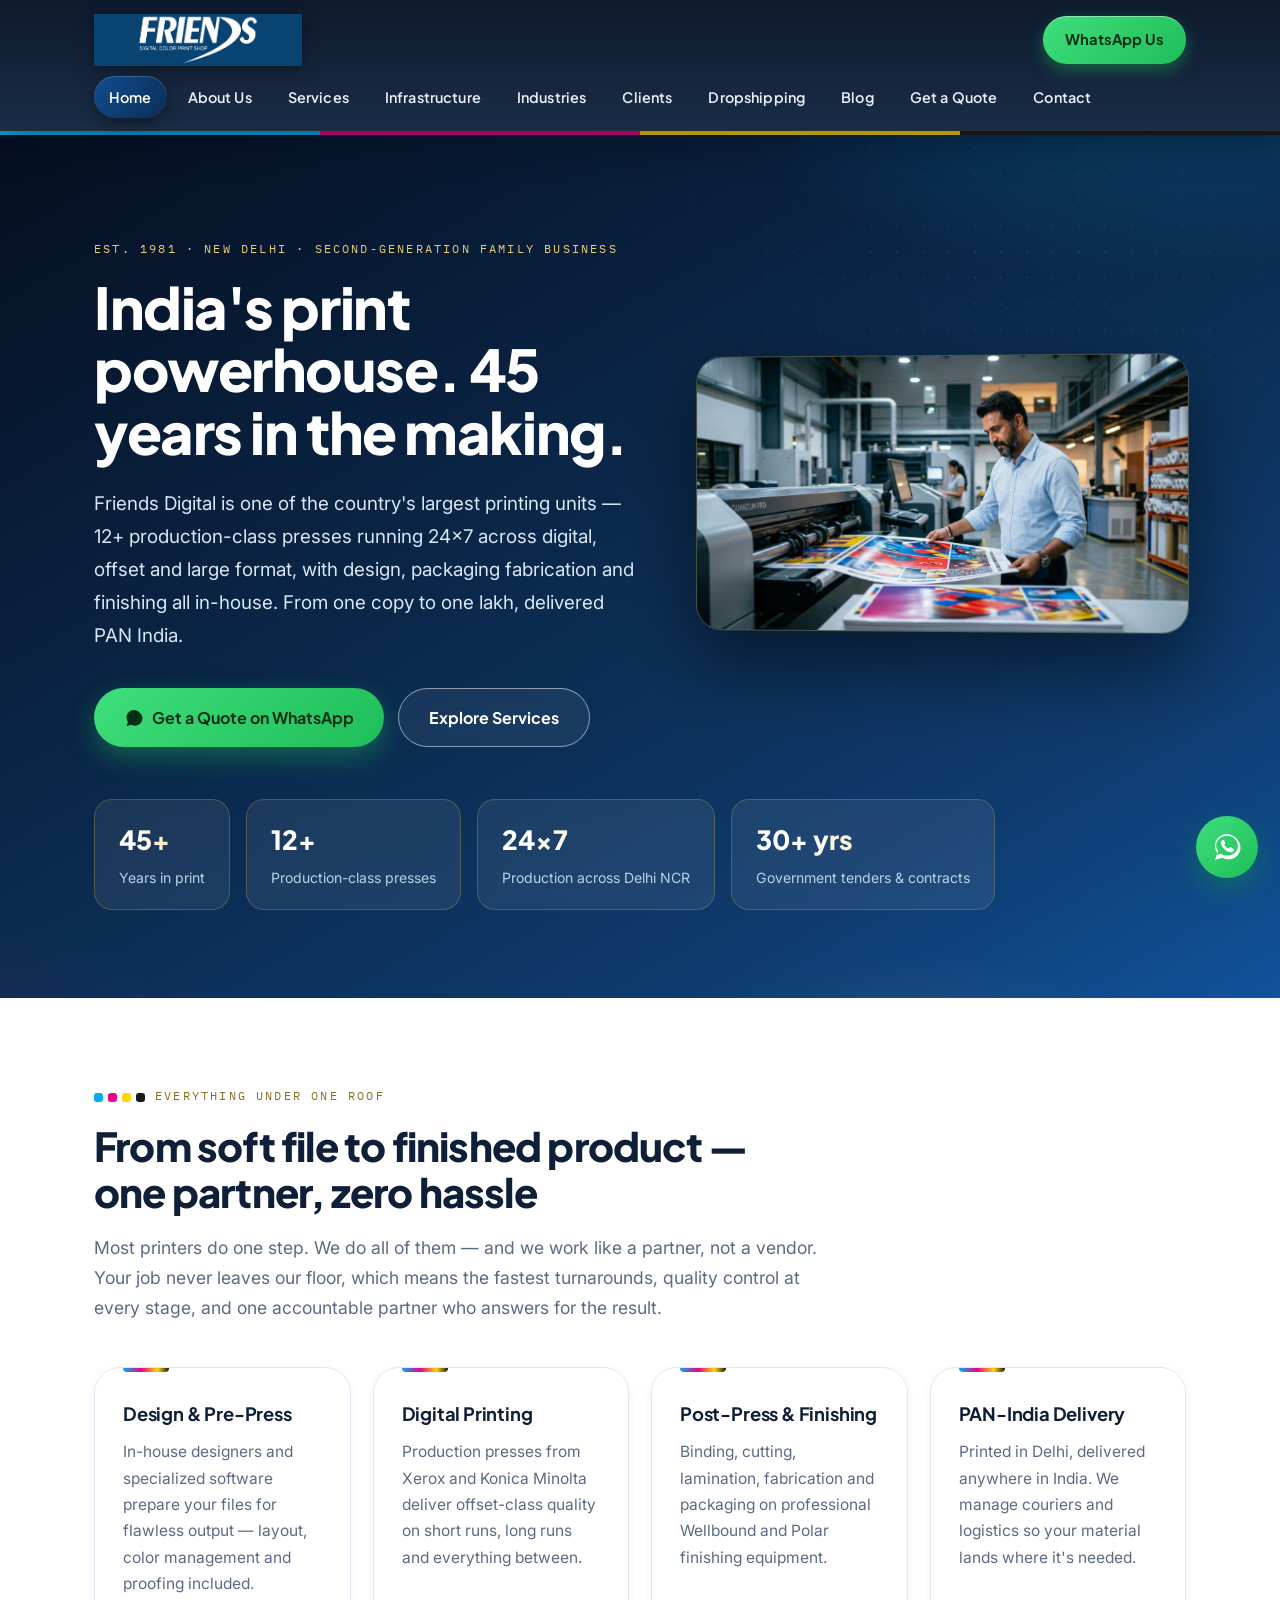
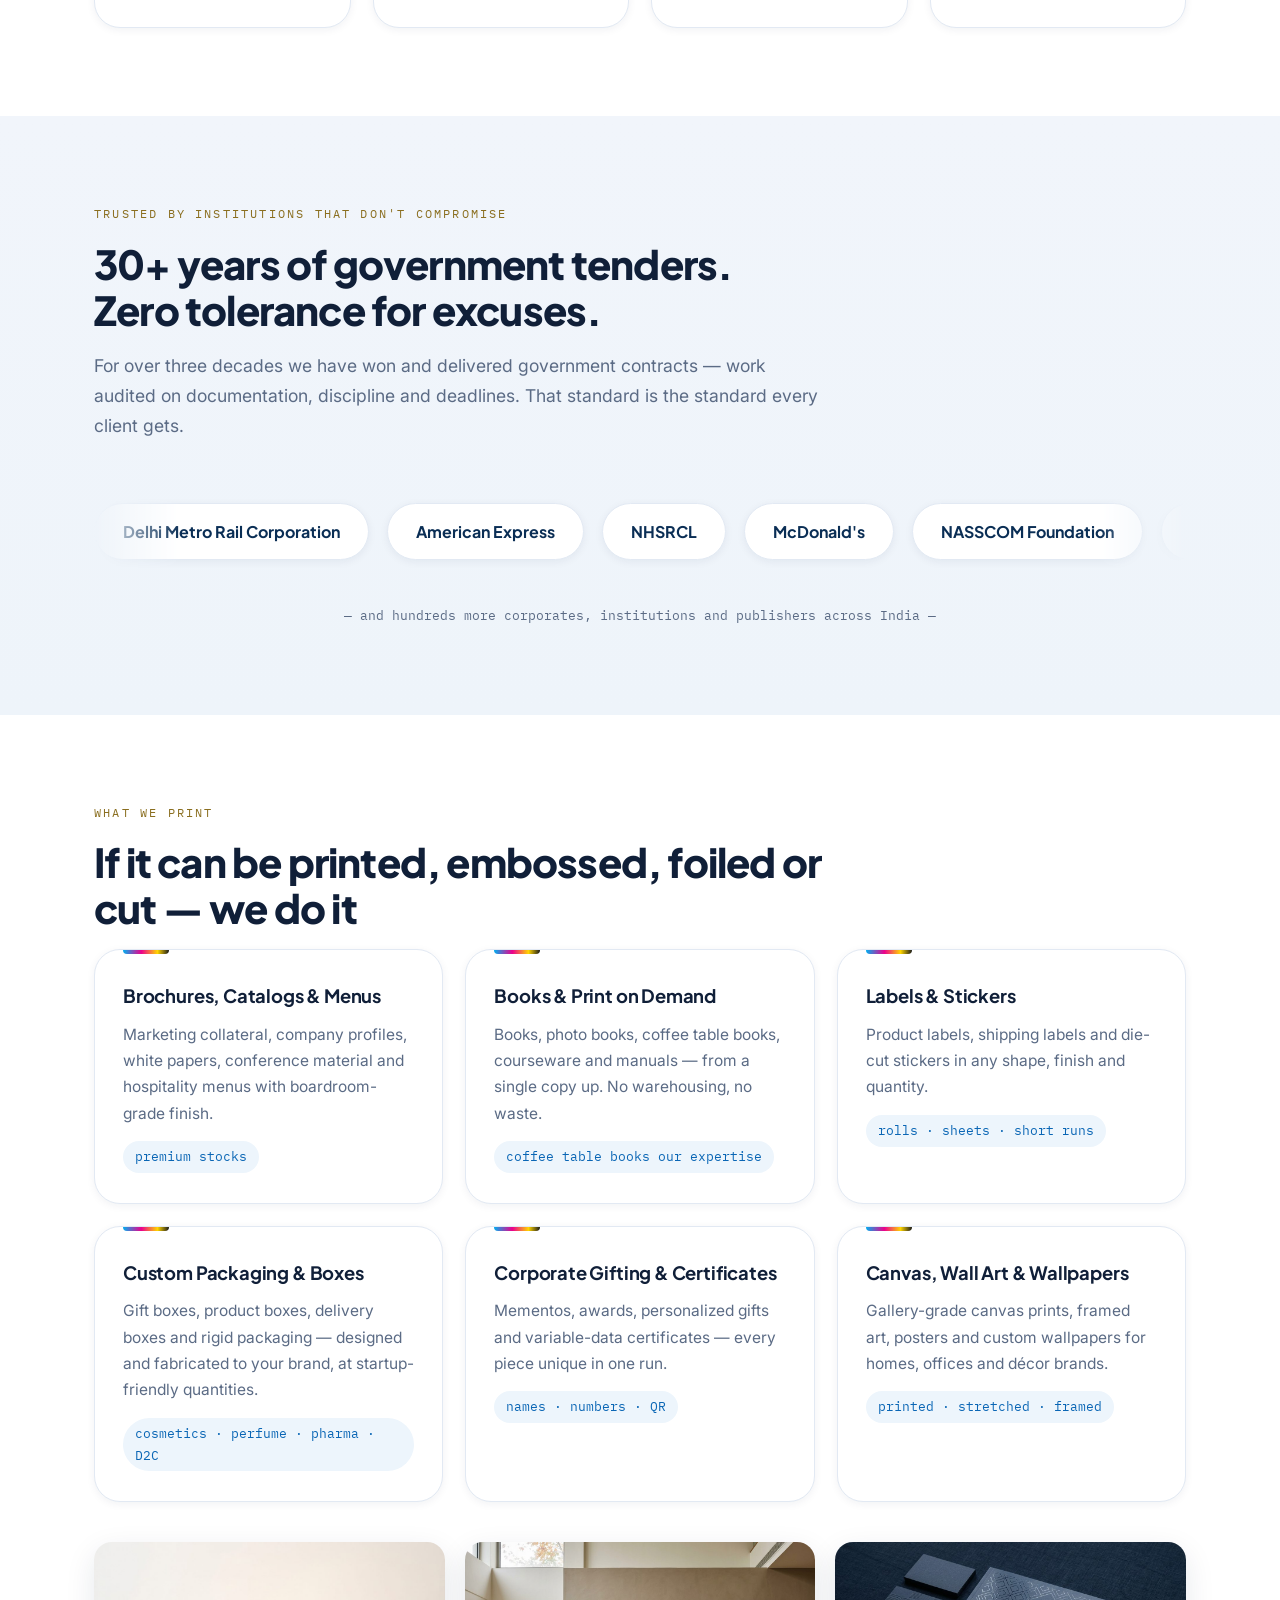
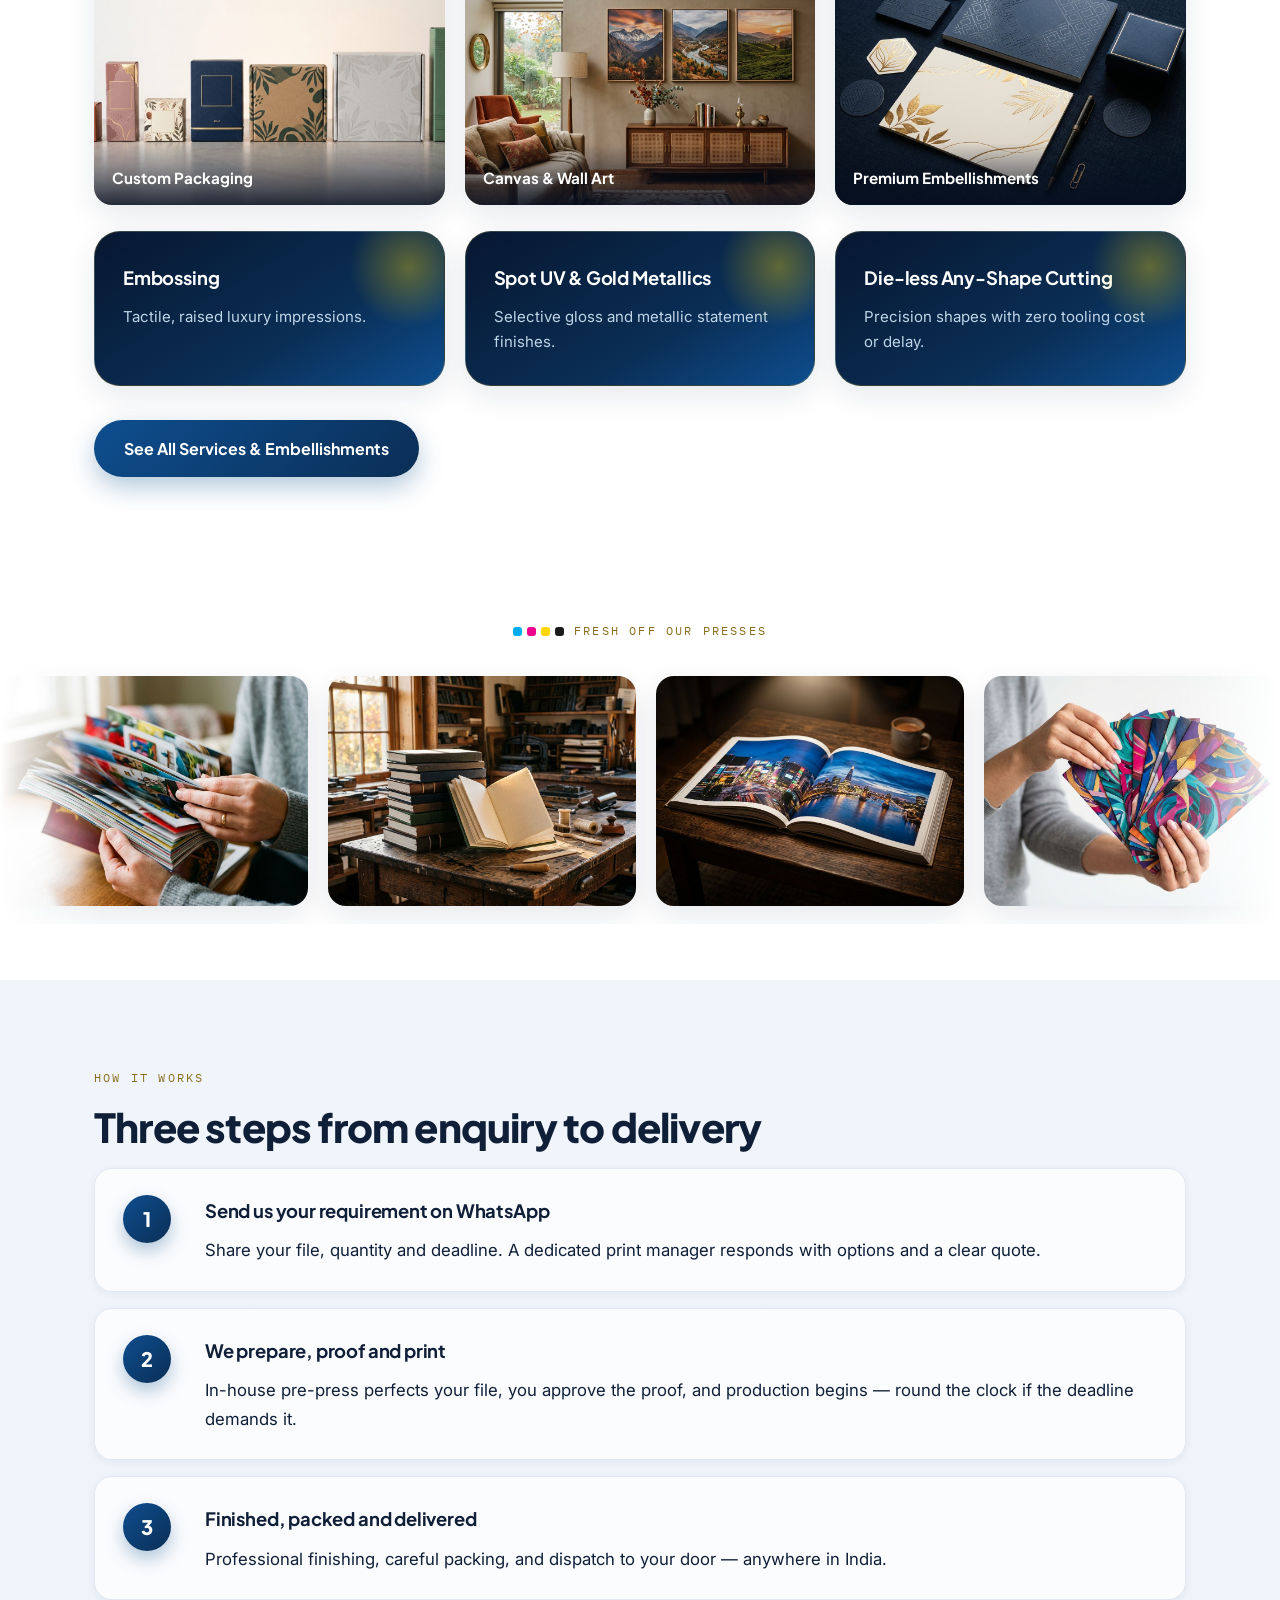
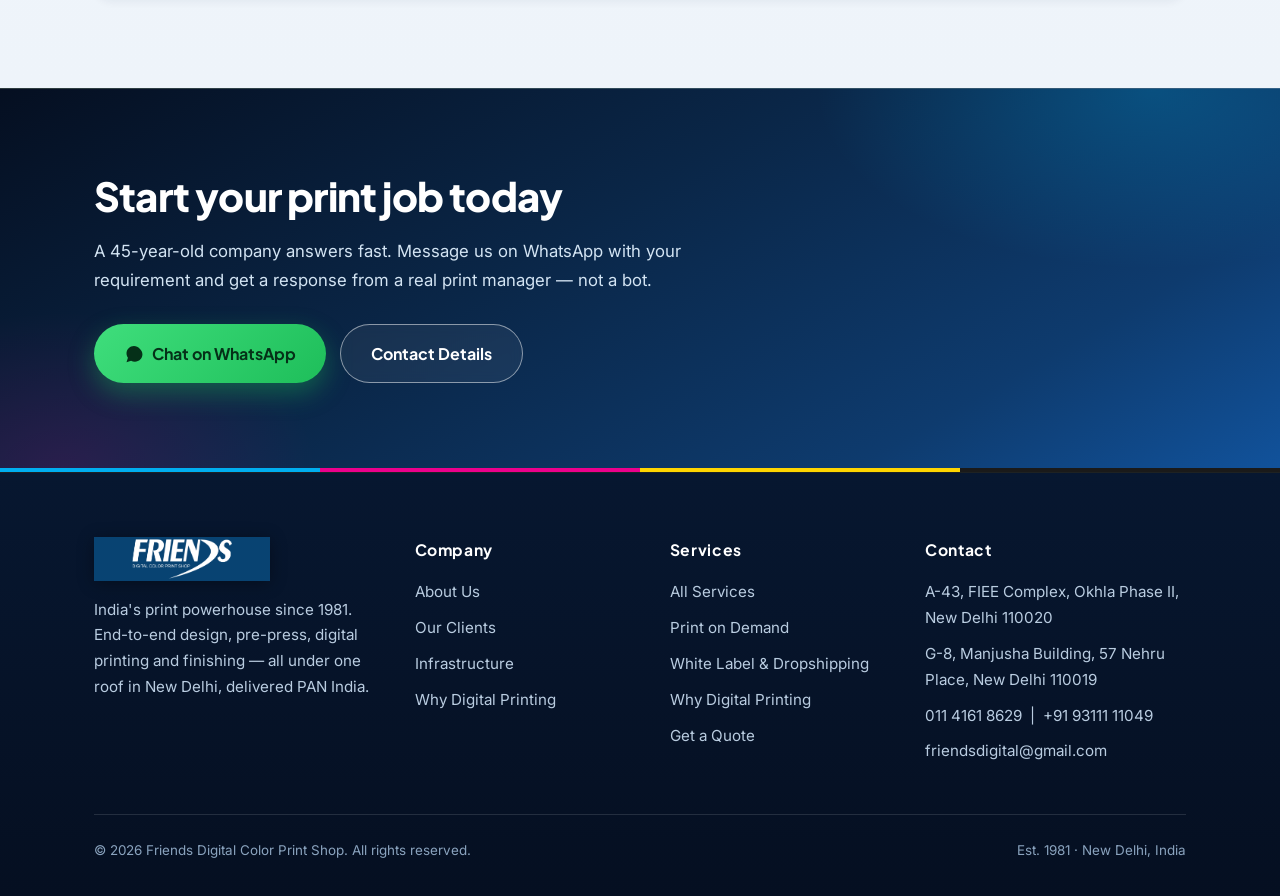
<file: index.html>
<!DOCTYPE html>
<html lang="en">
<head>
<meta charset="UTF-8">
<meta name="viewport" content="width=device-width, initial-scale=1.0">
<title>Friends Digital | Digital Printing Company in Delhi, India — Since 1981</title>
<meta name="description" content="One of India's largest printing companies: digital, offset, large format, custom packaging, labels, canvas & wall art. 12+ presses, 24×7 production in Delhi, PAN-India delivery. Trusted by Delhi Metro & more.">
<link rel="canonical" href="https://www.friendsprintshop.in/">
<meta property="og:type" content="website">
<meta property="og:title" content="Friends Digital | Digital Printing Company in Delhi, India — Since 1981">
<meta property="og:description" content="One of India's largest printing companies: digital, offset, large format, custom packaging, labels, canvas & wall art. 12+ presses, 24×7 production in Delhi, PAN-India delivery. Trusted by Delhi Metro & more.">
<meta property="og:url" content="https://www.friendsprintshop.in/">
<meta property="og:image" content="https://www.friendsprintshop.in/assets/hero.jpg">
<meta property="og:site_name" content="Friends Digital Color Print Shop">
<meta name="twitter:card" content="summary_large_image">
<link rel="icon" type="image/png" href="assets/logo.png">
<link rel="preconnect" href="https://fonts.googleapis.com">
<link rel="preconnect" href="https://fonts.gstatic.com" crossorigin>
<link href="https://fonts.googleapis.com/css2?family=Plus+Jakarta+Sans:wght@500;600;700;800&family=Inter:wght@400;500;600&family=IBM+Plex+Mono:wght@400;600&display=swap" rel="stylesheet">
<link rel="stylesheet" href="css/style.css">
<!-- ANALYTICS: paste your Google tag (gtag.js) snippet here once you create a GA4 property -->
<!-- ANALYTICS: paste your Meta Pixel snippet here before running Instagram/Facebook ads -->
<script type="application/ld+json">
{
  "@context": "https://schema.org",
  "@type": "LocalBusiness",
  "name": "Friends Digital Color Print Shop",
  "description": "One of India's largest digital printing companies. End-to-end design, pre-press, digital printing and post-press services in New Delhi since 1981.",
  "url": "https://www.friendsprintshop.in",
  "telephone": "+911141618629",
  "email": "friendsdigital@gmail.com",
  "foundingDate": "1981",
  "address": [{
    "@type": "PostalAddress",
    "streetAddress": "A-43, FIEE Complex, Okhla Phase II",
    "addressLocality": "New Delhi",
    "postalCode": "110020",
    "addressCountry": "IN"
  },{
    "@type": "PostalAddress",
    "streetAddress": "G-8, Manjusha Building, 57 Nehru Place",
    "addressLocality": "New Delhi",
    "postalCode": "110019",
    "addressCountry": "IN"
  }],
  "areaServed": "IN",
  "sameAs": []
}
</script>
</head>
<body>
<a href="#main" class="skip" style="position:absolute;left:-9999px">Skip to content</a>
<header>
<div class="container nav">
  <div class="nav-top">
    <a class="brand" href="index.html" aria-label="Friends Digital — home"><img src="assets/logo.png" alt="Friends Digital Color Print Shop" width="925" height="231"></a>
    <a class="btn-wa-top" href="https://wa.me/919311111049?text=Hi%20Friends%20Digital%2C%20I%27d%20like%20to%20discuss%20a%20printing%20requirement." target="_blank" rel="noopener">WhatsApp Us</a>
    <button class="nav-toggle" aria-label="Open menu" aria-expanded="false">&#9776;</button>
  </div>
  <nav class="menu" aria-label="Main"><a href="index.html" aria-current="page">Home</a><a href="about.html">About Us</a><a href="services.html">Services</a><a href="infrastructure.html">Infrastructure</a><a href="industries.html">Industries</a><a href="clients.html">Clients</a><a href="dropshipping.html">Dropshipping</a><a href="blog.html">Blog</a><a href="quote.html">Get a Quote</a><a href="contact.html">Contact</a></nav>
</div>
</header>
<div class="cmyk" aria-hidden="true"><span></span><span></span><span></span><span></span></div>
<main id="main">

<section class="hero">
<div class="container">
  <div class="hero-grid">
    <div>
      <span class="eyebrow">Est. 1981 &middot; New Delhi &middot; Second-generation family business</span>
      <h1>India's print powerhouse. 45 years in the making.</h1>
      <p class="lead">Friends Digital is one of the country's largest printing units — 12+ production-class presses running 24×7 across digital, offset and large format, with design, packaging fabrication and finishing all in-house. From one copy to one lakh, delivered PAN India.</p>
      <div class="btn-row">
        <a class="btn btn-wa" href="https://wa.me/919311111049?text=Hi%20Friends%20Digital%2C%20I%27d%20like%20to%20discuss%20a%20printing%20requirement." target="_blank" rel="noopener">Get a Quote on WhatsApp</a>
        <a class="btn btn-ghost" href="services.html">Explore Services</a>
      </div>
    </div>
    <div class="hero-art"><img src="assets/hero.jpg" alt="Print manager inspecting a freshly printed color sheet at a production press at Friends Digital" width="1376" height="768" fetchpriority="high"></div>
  </div>
  <div class="hero-stats">
    <div><strong>45+</strong><span>Years in print</span></div>
    <div><strong>12+</strong><span>Production-class presses</span></div>
    <div><strong>24×7</strong><span>Production across Delhi NCR</span></div>
    <div><strong>30+ yrs</strong><span>Government tenders &amp; contracts</span></div>
  </div>
</div>
</section>

<section>
<div class="container">
  <span class="eyebrow"><span class="cmyk-ticks"><i></i><i></i><i></i><i></i></span>Everything under one roof</span>
  <h2>From soft file to finished product — one partner, zero hassle</h2>
  <p class="section-intro">Most printers do one step. We do all of them — and we work like a partner, not a vendor. Your job never leaves our floor, which means the fastest turnarounds, quality control at every stage, and one accountable partner who answers for the result.</p>
  <div class="grid grid-4">
    <div class="card"><h3>Design &amp; Pre-Press</h3><p>In-house designers and specialized software prepare your files for flawless output — layout, color management and proofing included.</p></div>
    <div class="card"><h3>Digital Printing</h3><p>Production presses from Xerox and Konica Minolta deliver offset-class quality on short runs, long runs and everything between.</p></div>
    <div class="card"><h3>Post-Press &amp; Finishing</h3><p>Binding, cutting, lamination, fabrication and packaging on professional Wellbound and Polar finishing equipment.</p></div>
    <div class="card"><h3>PAN-India Delivery</h3><p>Printed in Delhi, delivered anywhere in India. We manage couriers and logistics so your material lands where it's needed.</p></div>
  </div>
</div>
</section>

<section class="alt">
<div class="container">
  <span class="eyebrow">Trusted by institutions that don't compromise</span>
  <h2>30+ years of government tenders. Zero tolerance for excuses.</h2>
  <p class="section-intro">For over three decades we have won and delivered government contracts — work audited on documentation, discipline and deadlines. That standard is the standard every client gets.</p>
  <div class="ticker" aria-label="Our clients">
    <div class="ticker-track"><span class="chip">Delhi Metro Rail Corporation</span><span class="chip">American Express</span><span class="chip">NHSRCL</span><span class="chip">McDonald's</span><span class="chip">NASSCOM Foundation</span><span class="chip">IL&amp;FS</span><span class="chip">RICS</span><span class="chip">CEEW</span><span class="chip">GHSi</span><span class="chip">Open Door</span><span class="chip">TIHS</span><span class="chip">Delhi Metro Rail Corporation</span><span class="chip">American Express</span><span class="chip">NHSRCL</span><span class="chip">McDonald's</span><span class="chip">NASSCOM Foundation</span><span class="chip">IL&amp;FS</span><span class="chip">RICS</span><span class="chip">CEEW</span><span class="chip">GHSi</span><span class="chip">Open Door</span><span class="chip">TIHS</span></div>
  </div>
  <p class="trustline">&mdash; and hundreds more corporates, institutions and publishers across India &mdash;</p>
</div>
</section>

<section>
<div class="container">
  <span class="eyebrow">What we print</span>
  <h2>If it can be printed, embossed, foiled or cut — we do it</h2>
  <div class="grid grid-3">
    <div class="card"><h3>Brochures, Catalogs &amp; Menus</h3><p>Marketing collateral, company profiles, white papers, conference material and hospitality menus with boardroom-grade finish.</p><span class="mono">premium stocks</span></div>
    <div class="card"><h3>Books &amp; Print on Demand</h3><p>Books, photo books, coffee table books, courseware and manuals — from a single copy up. No warehousing, no waste.</p><span class="mono">coffee table books our expertise</span></div>
    <div class="card"><h3>Labels &amp; Stickers</h3><p>Product labels, shipping labels and die-cut stickers in any shape, finish and quantity.</p><span class="mono">rolls · sheets · short runs</span></div>
    <div class="card"><h3>Custom Packaging &amp; Boxes</h3><p>Gift boxes, product boxes, delivery boxes and rigid packaging — designed and fabricated to your brand, at startup-friendly quantities.</p><span class="mono">cosmetics · perfume · pharma · D2C</span></div>
    <div class="card"><h3>Corporate Gifting &amp; Certificates</h3><p>Mementos, awards, personalized gifts and variable-data certificates — every piece unique in one run.</p><span class="mono">names · numbers · QR</span></div>
    <div class="card"><h3>Canvas, Wall Art &amp; Wallpapers</h3><p>Gallery-grade canvas prints, framed art, posters and custom wallpapers for homes, offices and décor brands.</p><span class="mono">printed · stretched · framed</span></div>
  </div>
  <div class="gallery-row">
    <figure><img src="assets/boxes.jpg" alt="Custom printed packaging boxes for cosmetics, perfume and D2C brands" loading="lazy"><figcaption>Custom Packaging</figcaption></figure>
    <figure><img src="assets/decor.jpg" alt="Framed canvas wall art prints in a modern living room" loading="lazy"><figcaption>Canvas &amp; Wall Art</figcaption></figure>
    <figure><img src="assets/flatlay.jpg" alt="Premium embossed and gold foil printed stationery and packaging" loading="lazy"><figcaption>Premium Embellishments</figcaption></figure>
  </div>
  <div class="embel" style="margin-top:26px">
    <div><h3>Embossing</h3><p>Tactile, raised luxury impressions.</p></div>
    <div><h3>Spot UV &amp; Gold Metallics</h3><p>Selective gloss and metallic statement finishes.</p></div>
    <div><h3>Die-less Any-Shape Cutting</h3><p>Precision shapes with zero tooling cost or delay.</p></div>
  </div>
  <div class="btn-row" style="margin-top:34px"><a class="btn btn-navy" href="services.html">See All Services &amp; Embellishments</a></div>
</div>
</section>

<section style="padding:56px 0">
  <div class="container"><span class="eyebrow" style="text-align:center"><span class="cmyk-ticks"><i></i><i></i><i></i><i></i></span>Fresh off our presses</span></div>
  <div class="ticker photo-ticker">
    <div class="ticker-track"><figure><img src="assets/magazine.jpg" alt="Flipping through a freshly printed magazine" loading="lazy"></figure><figure><img src="assets/books.jpg" alt="Freshly bound hardcover books in our bindery" loading="lazy"></figure><figure><img src="assets/coffeetable.jpg" alt="Premium coffee table book with rich photo spreads" loading="lazy"></figure><figure><img src="assets/brochures.jpg" alt="Fan of vividly printed brochures" loading="lazy"></figure><figure><img src="assets/labels.jpg" alt="Roll of custom printed product labels" loading="lazy"></figure><figure><img src="assets/calibrate.jpg" alt="Color calibration check with a spectrophotometer" loading="lazy"></figure><figure><img src="assets/flatlay.jpg" alt="Premium embossed gold foil stationery" loading="lazy"></figure><figure><img src="assets/boxes.jpg" alt="Custom printed packaging boxes" loading="lazy"></figure><figure><img src="assets/decor.jpg" alt="Framed canvas wall art" loading="lazy"></figure><figure><img src="assets/magazine.jpg" alt="" aria-hidden="true" loading="lazy"></figure><figure><img src="assets/books.jpg" alt="" aria-hidden="true" loading="lazy"></figure><figure><img src="assets/coffeetable.jpg" alt="" aria-hidden="true" loading="lazy"></figure><figure><img src="assets/brochures.jpg" alt="" aria-hidden="true" loading="lazy"></figure><figure><img src="assets/labels.jpg" alt="" aria-hidden="true" loading="lazy"></figure><figure><img src="assets/calibrate.jpg" alt="" aria-hidden="true" loading="lazy"></figure><figure><img src="assets/flatlay.jpg" alt="" aria-hidden="true" loading="lazy"></figure><figure><img src="assets/boxes.jpg" alt="" aria-hidden="true" loading="lazy"></figure><figure><img src="assets/decor.jpg" alt="" aria-hidden="true" loading="lazy"></figure></div>
  </div>
</section>

<section class="alt">
<div class="container">
  <span class="eyebrow">How it works</span>
  <h2>Three steps from enquiry to delivery</h2>
  <div class="steps">
    <div class="step"><div><h3>Send us your requirement on WhatsApp</h3><p>Share your file, quantity and deadline. A dedicated print manager responds with options and a clear quote.</p></div></div>
    <div class="step"><div><h3>We prepare, proof and print</h3><p>In-house pre-press perfects your file, you approve the proof, and production begins — round the clock if the deadline demands it.</p></div></div>
    <div class="step"><div><h3>Finished, packed and delivered</h3><p>Professional finishing, careful packing, and dispatch to your door — anywhere in India.</p></div></div>
  </div>
</div>
</section>

<section class="cta-band">
<div class="container">
  <h2>Start your print job today</h2>
  <p>A 45-year-old company answers fast. Message us on WhatsApp with your requirement and get a response from a real print manager — not a bot.</p>
  <div class="btn-row">
    <a class="btn btn-wa" href="https://wa.me/919311111049?text=Hi%20Friends%20Digital%2C%20I%27d%20like%20to%20discuss%20a%20printing%20requirement." target="_blank" rel="noopener">Chat on WhatsApp</a>
    <a class="btn btn-ghost" href="contact.html">Contact Details</a>
  </div>
</div>
</section>

</main>
<div class="cmyk" aria-hidden="true"><span></span><span></span><span></span><span></span></div>
<footer>
<div class="container">
  <div class="fgrid">
    <div>
      <div class="brand"><img src="assets/logo.png" alt="Friends Digital" width="376" height="91"></div>
      <p>India's print powerhouse since 1981. End-to-end design, pre-press, digital printing and finishing — all under one roof in New Delhi, delivered PAN India.</p>
    </div>
    <div>
      <h4>Company</h4>
      <ul>
        <li><a href="about.html">About Us</a></li>
        <li><a href="clients.html">Our Clients</a></li>
        <li><a href="infrastructure.html">Infrastructure</a></li>
        <li><a href="why-digital-printing.html">Why Digital Printing</a></li>
      </ul>
    </div>
    <div>
      <h4>Services</h4>
      <ul>
        <li><a href="services.html">All Services</a></li>
        <li><a href="print-on-demand.html">Print on Demand</a></li>
        <li><a href="dropshipping.html">White Label &amp; Dropshipping</a></li>
        <li><a href="why-digital-printing.html">Why Digital Printing</a></li>
        <li><a href="quote.html">Get a Quote</a></li>
      </ul>
    </div>
    <div>
      <h4>Contact</h4>
      <ul>
        <li>A-43, FIEE Complex, Okhla Phase II, New Delhi 110020</li>
        <li>G-8, Manjusha Building, 57 Nehru Place, New Delhi 110019</li>
        <li><a href="tel:+911141618629">011 4161 8629</a> &nbsp;|&nbsp; <a href="tel:+919311111049">+91 93111 11049</a></li>
        <li><a href="mailto:friendsdigital@gmail.com">friendsdigital@gmail.com</a></li>
      </ul>
    </div>
  </div>
  <div class="legal">
    <span>&copy; 2026 Friends Digital Color Print Shop. All rights reserved.</span>
    <span>Est. 1981 &middot; New Delhi, India</span>
  </div>
</div>
</footer>
<a class="wa-float" href="https://wa.me/919311111049?text=Hi%20Friends%20Digital%2C%20I%27d%20like%20to%20discuss%20a%20printing%20requirement." target="_blank" rel="noopener" aria-label="Chat with us on WhatsApp"><svg viewBox="0 0 32 32" aria-hidden="true"><path d="M16 3C9.4 3 4 8.3 4 14.9c0 2.6.8 5 2.3 7L4 29l7.3-2.3c1.9 1 4 1.6 6.2 1.6 6.6 0 12-5.3 12-11.9S22.6 3 16 3zm0 21.6c-2 0-3.9-.6-5.6-1.6l-.4-.2-4.1 1.3 1.3-4-.3-.4a9.6 9.6 0 0 1-1.8-5.7C5.1 9.5 10 4.7 16 4.7s10.9 4.8 10.9 10.2S22 24.6 16 24.6zm5.5-7.4c-.3-.2-1.8-.9-2-1-.3-.1-.5-.2-.7.2-.2.3-.8 1-.9 1.1-.2.2-.3.2-.6.1-.3-.2-1.3-.5-2.4-1.5-.9-.8-1.5-1.8-1.7-2.1-.2-.3 0-.5.1-.6l.5-.5c.1-.2.2-.3.3-.5.1-.2 0-.4 0-.6l-.9-2.3c-.2-.6-.5-.5-.7-.5h-.6c-.2 0-.6.1-.9.4-.3.3-1.1 1.1-1.1 2.7s1.2 3.1 1.3 3.3c.2.2 2.3 3.6 5.7 5 .8.3 1.4.5 1.9.7.8.2 1.5.2 2.1.1.6-.1 1.8-.7 2-1.4.3-.7.3-1.3.2-1.4-.1-.2-.3-.3-.6-.4z"/></svg></a>
<script src="js/main.js"></script>
</body>
</html>
</file>
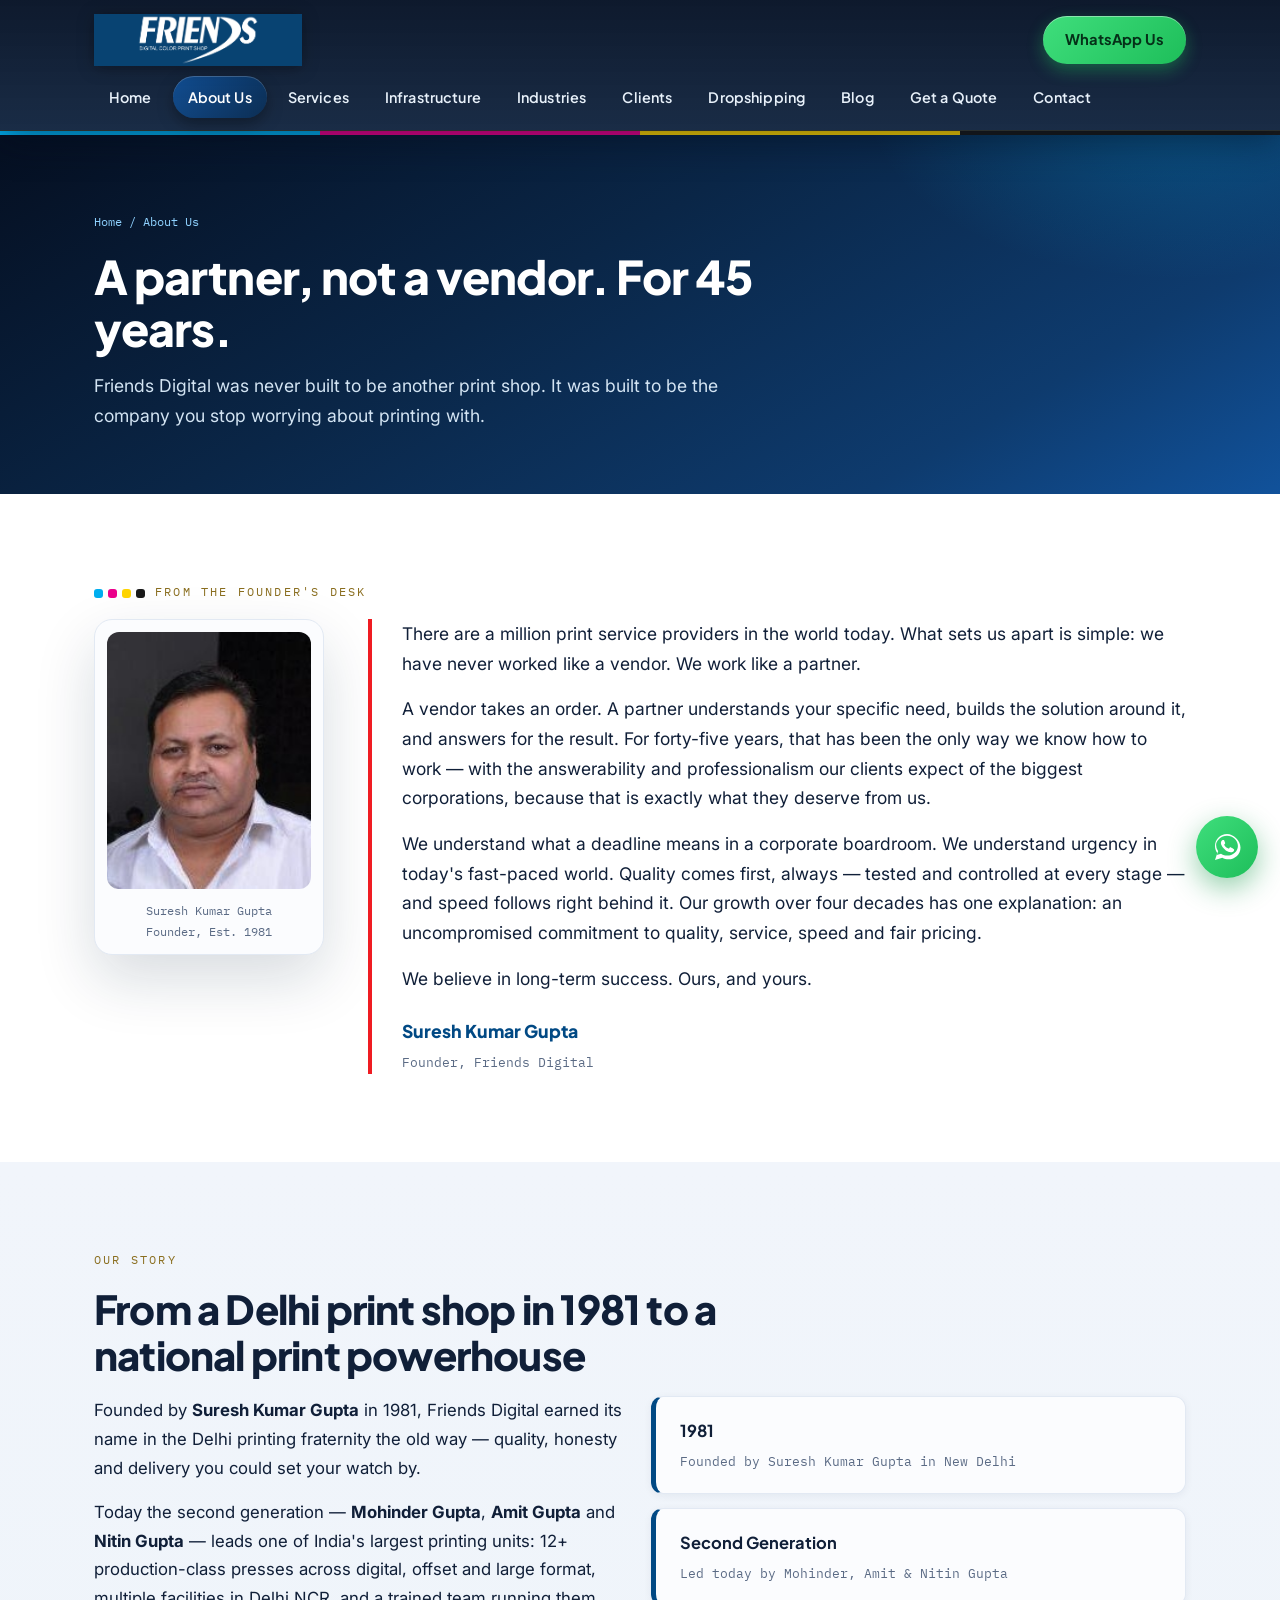
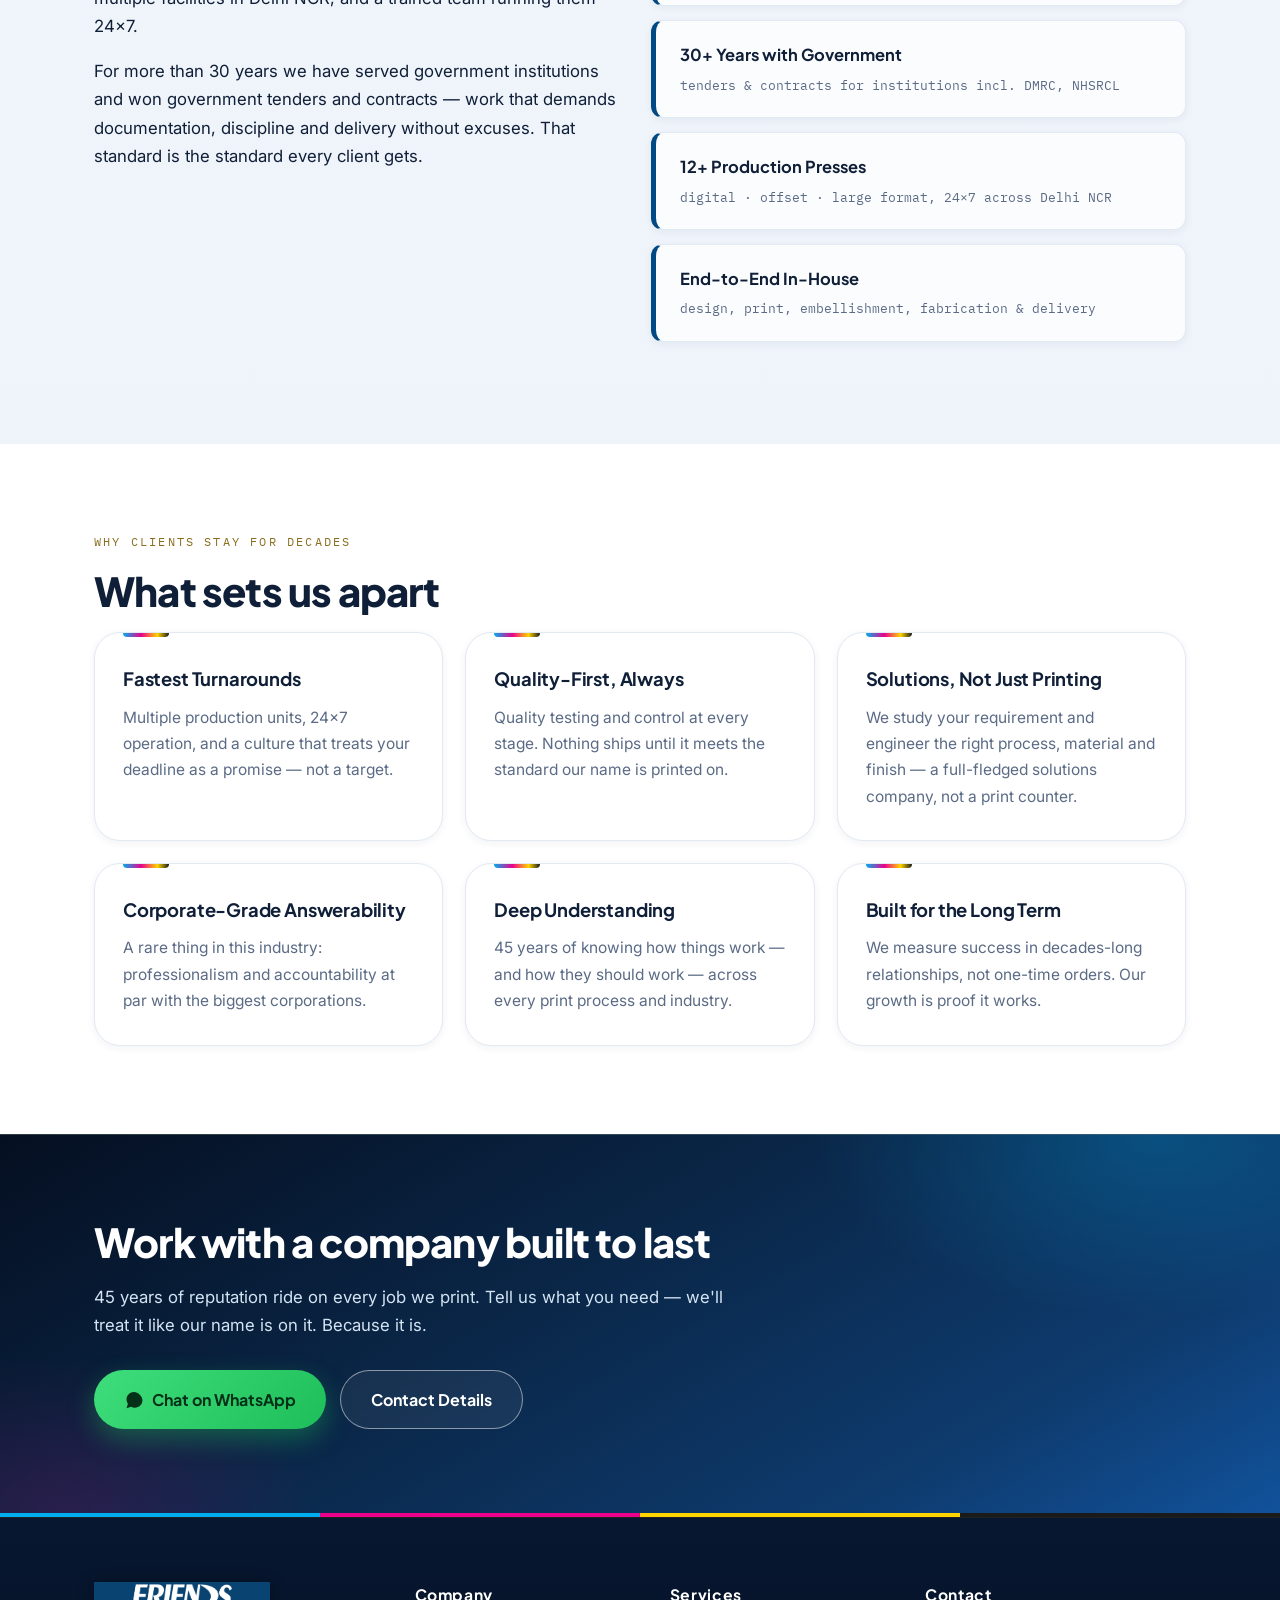
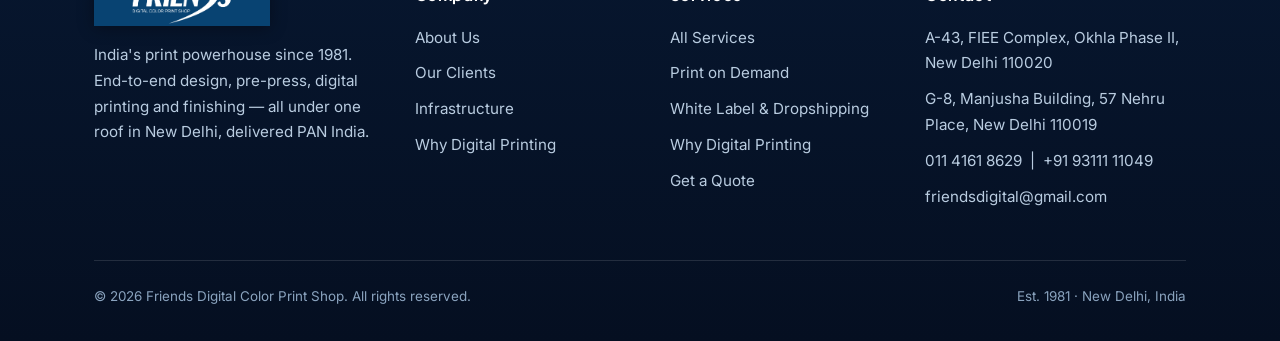
<file: about.html>
<!DOCTYPE html>
<html lang="en">
<head>
<meta charset="UTF-8">
<meta name="viewport" content="width=device-width, initial-scale=1.0">
<title>About Friends Digital | Founder Suresh Kumar Gupta | 45 Years of Print Excellence</title>
<meta name="description" content="Founded in 1981 by Suresh Kumar Gupta, Friends Digital is a second-generation family business — a print solutions partner, not a vendor, serving corporates and government institutions for over four decades.">
<link rel="canonical" href="https://www.friendsprintshop.in/about.html">
<meta property="og:type" content="website">
<meta property="og:title" content="About Friends Digital | Founder Suresh Kumar Gupta | 45 Years of Print Excellence">
<meta property="og:description" content="Founded in 1981 by Suresh Kumar Gupta, Friends Digital is a second-generation family business — a print solutions partner, not a vendor, serving corporates and government institutions for over four decades.">
<meta property="og:url" content="https://www.friendsprintshop.in/about.html">
<meta property="og:image" content="https://www.friendsprintshop.in/assets/hero.jpg">
<meta property="og:site_name" content="Friends Digital Color Print Shop">
<meta name="twitter:card" content="summary_large_image">
<link rel="icon" type="image/png" href="assets/logo.png">
<link rel="preconnect" href="https://fonts.googleapis.com">
<link rel="preconnect" href="https://fonts.gstatic.com" crossorigin>
<link href="https://fonts.googleapis.com/css2?family=Plus+Jakarta+Sans:wght@500;600;700;800&family=Inter:wght@400;500;600&family=IBM+Plex+Mono:wght@400;600&display=swap" rel="stylesheet">
<link rel="stylesheet" href="css/style.css">
<!-- ANALYTICS: paste your Google tag (gtag.js) snippet here once you create a GA4 property -->
<!-- ANALYTICS: paste your Meta Pixel snippet here before running Instagram/Facebook ads -->

</head>
<body>
<a href="#main" class="skip" style="position:absolute;left:-9999px">Skip to content</a>
<header>
<div class="container nav">
  <div class="nav-top">
    <a class="brand" href="index.html" aria-label="Friends Digital — home"><img src="assets/logo.png" alt="Friends Digital Color Print Shop" width="925" height="231"></a>
    <a class="btn-wa-top" href="https://wa.me/919311111049?text=Hi%20Friends%20Digital%2C%20I%27d%20like%20to%20discuss%20a%20printing%20requirement." target="_blank" rel="noopener">WhatsApp Us</a>
    <button class="nav-toggle" aria-label="Open menu" aria-expanded="false">&#9776;</button>
  </div>
  <nav class="menu" aria-label="Main"><a href="index.html">Home</a><a href="about.html" aria-current="page">About Us</a><a href="services.html">Services</a><a href="infrastructure.html">Infrastructure</a><a href="industries.html">Industries</a><a href="clients.html">Clients</a><a href="dropshipping.html">Dropshipping</a><a href="blog.html">Blog</a><a href="quote.html">Get a Quote</a><a href="contact.html">Contact</a></nav>
</div>
</header>
<div class="cmyk" aria-hidden="true"><span></span><span></span><span></span><span></span></div>
<main id="main">

<section class="page-hero">
<div class="container">
  <span class="crumb"><a href="index.html">Home</a> / About Us</span>
  <h1>A partner, not a vendor. For 45 years.</h1>
  <p>Friends Digital was never built to be another print shop. It was built to be the company you stop worrying about printing with.</p>
</div>
</section>

<section>
<div class="container">
  <span class="eyebrow"><span class="cmyk-ticks"><i></i><i></i><i></i><i></i></span>From the founder's desk</span>
  <div class="founder">
    <figure class="founder-photo">
      <img src="assets/founder.jpg" alt="Suresh Kumar Gupta, Founder of Friends Digital" width="174" height="219">
      <figcaption>Suresh Kumar Gupta<br>Founder, Est. 1981</figcaption>
    </figure>
    <div class="founder-msg">
      <p>There are a million print service providers in the world today. What sets us apart is simple: we have never worked like a vendor. We work like a partner.</p>
      <p>A vendor takes an order. A partner understands your specific need, builds the solution around it, and answers for the result. For forty-five years, that has been the only way we know how to work — with the answerability and professionalism our clients expect of the biggest corporations, because that is exactly what they deserve from us.</p>
      <p>We understand what a deadline means in a corporate boardroom. We understand urgency in today's fast-paced world. Quality comes first, always — tested and controlled at every stage — and speed follows right behind it. Our growth over four decades has one explanation: an uncompromised commitment to quality, service, speed and fair pricing.</p>
      <p>We believe in long-term success. Ours, and yours.</p>
      <div class="sign">Suresh Kumar Gupta<span>Founder, Friends Digital</span></div>
    </div>
  </div>
</div>
</section>

<section class="alt">
<div class="container">
  <span class="eyebrow">Our story</span>
  <h2>From a Delhi print shop in 1981 to a national print powerhouse</h2>
  <div class="grid grid-2">
    <div>
      <p style="margin-bottom:16px">Founded by <b>Suresh Kumar Gupta</b> in 1981, Friends Digital earned its name in the Delhi printing fraternity the old way — quality, honesty and delivery you could set your watch by.</p>
      <p style="margin-bottom:16px">Today the second generation — <b>Mohinder Gupta</b>, <b>Amit Gupta</b> and <b>Nitin Gupta</b> — leads one of India's largest printing units: 12+ production-class presses across digital, offset and large format, multiple facilities in Delhi NCR, and a trained team running them 24×7.</p>
      <p>For more than 30 years we have served government institutions and won government tenders and contracts — work that demands documentation, discipline and delivery without excuses. That standard is the standard every client gets.</p>
    </div>
    <div>
      <div class="spec"><b>1981</b><span>Founded by Suresh Kumar Gupta in New Delhi</span></div>
      <div class="spec"><b>Second Generation</b><span>Led today by Mohinder, Amit &amp; Nitin Gupta</span></div>
      <div class="spec"><b>30+ Years with Government</b><span>tenders &amp; contracts for institutions incl. DMRC, NHSRCL</span></div>
      <div class="spec"><b>12+ Production Presses</b><span>digital · offset · large format, 24×7 across Delhi NCR</span></div>
      <div class="spec"><b>End-to-End In-House</b><span>design, print, embellishment, fabrication &amp; delivery</span></div>
    </div>
  </div>
</div>
</section>

<section>
<div class="container">
  <span class="eyebrow">Why clients stay for decades</span>
  <h2>What sets us apart</h2>
  <div class="grid grid-3">
    <div class="card"><h3>Fastest Turnarounds</h3><p>Multiple production units, 24×7 operation, and a culture that treats your deadline as a promise — not a target.</p></div>
    <div class="card"><h3>Quality-First, Always</h3><p>Quality testing and control at every stage. Nothing ships until it meets the standard our name is printed on.</p></div>
    <div class="card"><h3>Solutions, Not Just Printing</h3><p>We study your requirement and engineer the right process, material and finish — a full-fledged solutions company, not a print counter.</p></div>
    <div class="card"><h3>Corporate-Grade Answerability</h3><p>A rare thing in this industry: professionalism and accountability at par with the biggest corporations.</p></div>
    <div class="card"><h3>Deep Understanding</h3><p>45 years of knowing how things work — and how they should work — across every print process and industry.</p></div>
    <div class="card"><h3>Built for the Long Term</h3><p>We measure success in decades-long relationships, not one-time orders. Our growth is proof it works.</p></div>
  </div>
</div>
</section>

<section class="cta-band">
<div class="container">
  <h2>Work with a company built to last</h2>
  <p>45 years of reputation ride on every job we print. Tell us what you need — we'll treat it like our name is on it. Because it is.</p>
  <div class="btn-row">
    <a class="btn btn-wa" href="https://wa.me/919311111049?text=Hi%20Friends%20Digital%2C%20I%27d%20like%20to%20discuss%20a%20printing%20requirement." target="_blank" rel="noopener">Chat on WhatsApp</a>
    <a class="btn btn-ghost" href="contact.html">Contact Details</a>
  </div>
</div>
</section>

</main>
<div class="cmyk" aria-hidden="true"><span></span><span></span><span></span><span></span></div>
<footer>
<div class="container">
  <div class="fgrid">
    <div>
      <div class="brand"><img src="assets/logo.png" alt="Friends Digital" width="376" height="91"></div>
      <p>India's print powerhouse since 1981. End-to-end design, pre-press, digital printing and finishing — all under one roof in New Delhi, delivered PAN India.</p>
    </div>
    <div>
      <h4>Company</h4>
      <ul>
        <li><a href="about.html">About Us</a></li>
        <li><a href="clients.html">Our Clients</a></li>
        <li><a href="infrastructure.html">Infrastructure</a></li>
        <li><a href="why-digital-printing.html">Why Digital Printing</a></li>
      </ul>
    </div>
    <div>
      <h4>Services</h4>
      <ul>
        <li><a href="services.html">All Services</a></li>
        <li><a href="print-on-demand.html">Print on Demand</a></li>
        <li><a href="dropshipping.html">White Label &amp; Dropshipping</a></li>
        <li><a href="why-digital-printing.html">Why Digital Printing</a></li>
        <li><a href="quote.html">Get a Quote</a></li>
      </ul>
    </div>
    <div>
      <h4>Contact</h4>
      <ul>
        <li>A-43, FIEE Complex, Okhla Phase II, New Delhi 110020</li>
        <li>G-8, Manjusha Building, 57 Nehru Place, New Delhi 110019</li>
        <li><a href="tel:+911141618629">011 4161 8629</a> &nbsp;|&nbsp; <a href="tel:+919311111049">+91 93111 11049</a></li>
        <li><a href="mailto:friendsdigital@gmail.com">friendsdigital@gmail.com</a></li>
      </ul>
    </div>
  </div>
  <div class="legal">
    <span>&copy; 2026 Friends Digital Color Print Shop. All rights reserved.</span>
    <span>Est. 1981 &middot; New Delhi, India</span>
  </div>
</div>
</footer>
<a class="wa-float" href="https://wa.me/919311111049?text=Hi%20Friends%20Digital%2C%20I%27d%20like%20to%20discuss%20a%20printing%20requirement." target="_blank" rel="noopener" aria-label="Chat with us on WhatsApp"><svg viewBox="0 0 32 32" aria-hidden="true"><path d="M16 3C9.4 3 4 8.3 4 14.9c0 2.6.8 5 2.3 7L4 29l7.3-2.3c1.9 1 4 1.6 6.2 1.6 6.6 0 12-5.3 12-11.9S22.6 3 16 3zm0 21.6c-2 0-3.9-.6-5.6-1.6l-.4-.2-4.1 1.3 1.3-4-.3-.4a9.6 9.6 0 0 1-1.8-5.7C5.1 9.5 10 4.7 16 4.7s10.9 4.8 10.9 10.2S22 24.6 16 24.6zm5.5-7.4c-.3-.2-1.8-.9-2-1-.3-.1-.5-.2-.7.2-.2.3-.8 1-.9 1.1-.2.2-.3.2-.6.1-.3-.2-1.3-.5-2.4-1.5-.9-.8-1.5-1.8-1.7-2.1-.2-.3 0-.5.1-.6l.5-.5c.1-.2.2-.3.3-.5.1-.2 0-.4 0-.6l-.9-2.3c-.2-.6-.5-.5-.7-.5h-.6c-.2 0-.6.1-.9.4-.3.3-1.1 1.1-1.1 2.7s1.2 3.1 1.3 3.3c.2.2 2.3 3.6 5.7 5 .8.3 1.4.5 1.9.7.8.2 1.5.2 2.1.1.6-.1 1.8-.7 2-1.4.3-.7.3-1.3.2-1.4-.1-.2-.3-.3-.6-.4z"/></svg></a>
<script src="js/main.js"></script>
</body>
</html>
</file>
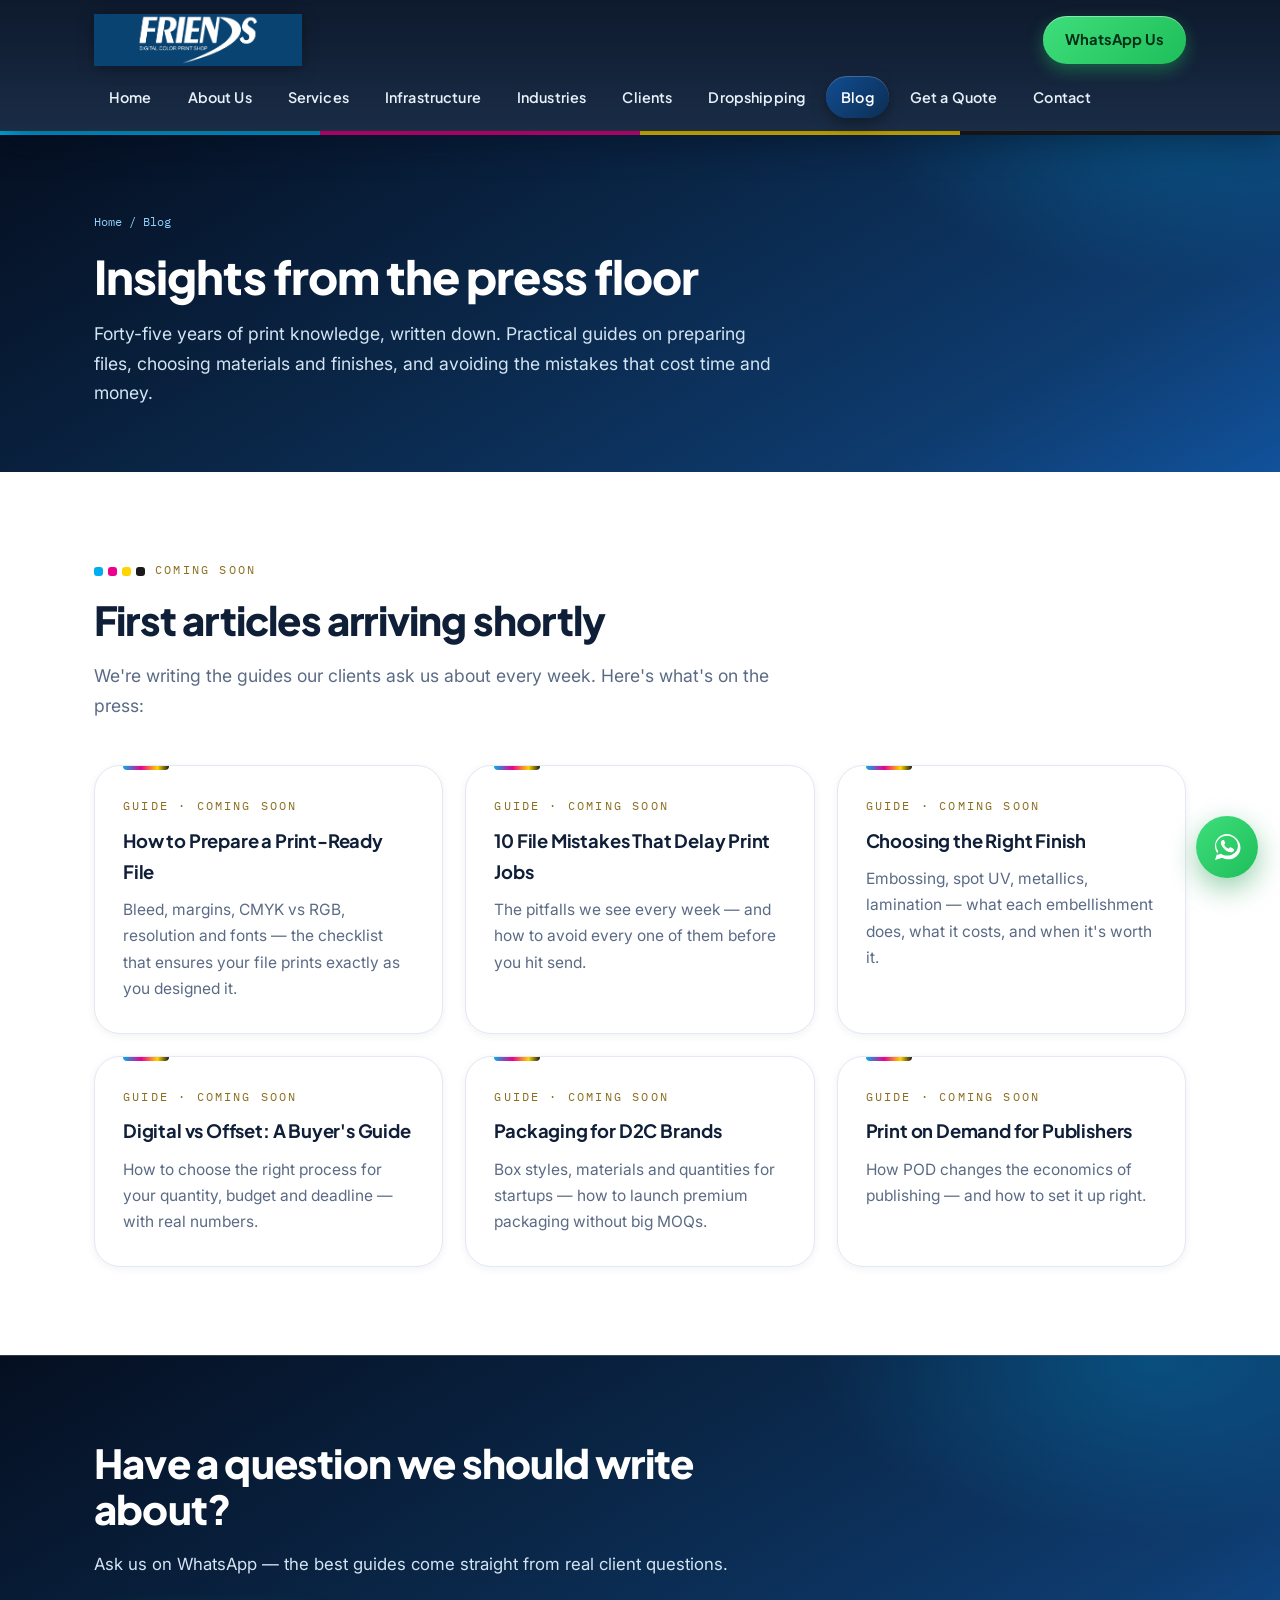
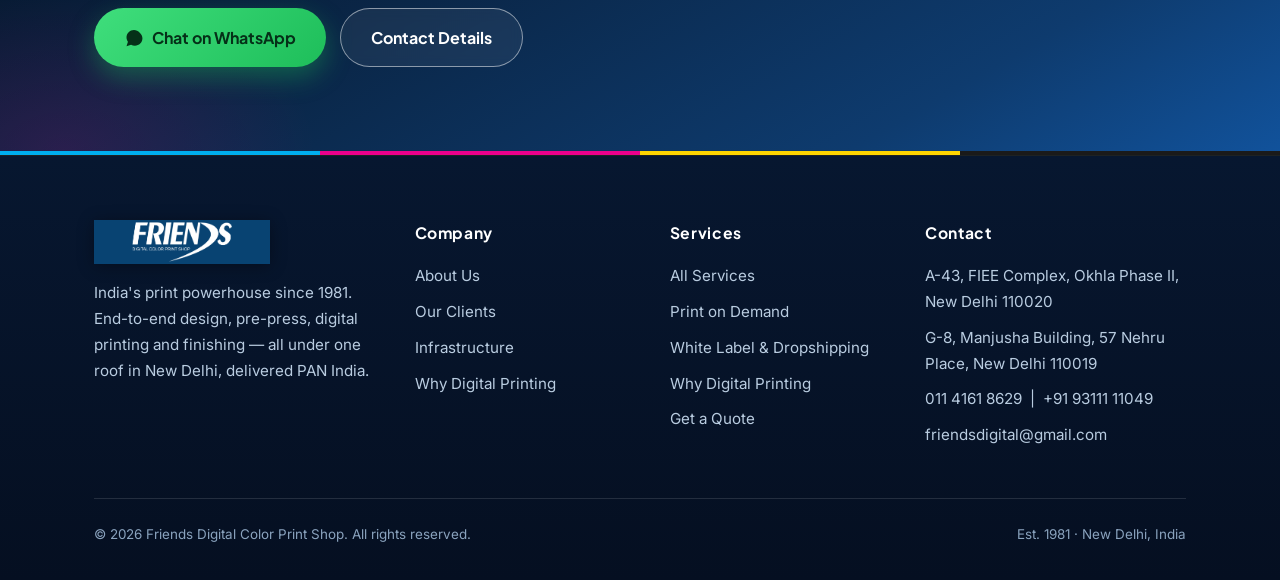
<file: blog.html>
<!DOCTYPE html>
<html lang="en">
<head>
<meta charset="UTF-8">
<meta name="viewport" content="width=device-width, initial-scale=1.0">
<title>Print Insights Blog | File Prep, Packaging & Printing Guides | Friends Digital</title>
<meta name="description" content="Practical printing guides from 45 years on the press floor: how to prepare print-ready files, packaging decisions, finishes and embellishments, and the pitfalls to avoid.">
<link rel="canonical" href="https://www.friendsprintshop.in/blog.html">
<meta property="og:type" content="website">
<meta property="og:title" content="Print Insights Blog | File Prep, Packaging & Printing Guides | Friends Digital">
<meta property="og:description" content="Practical printing guides from 45 years on the press floor: how to prepare print-ready files, packaging decisions, finishes and embellishments, and the pitfalls to avoid.">
<meta property="og:url" content="https://www.friendsprintshop.in/blog.html">
<meta property="og:image" content="https://www.friendsprintshop.in/assets/hero.jpg">
<meta property="og:site_name" content="Friends Digital Color Print Shop">
<meta name="twitter:card" content="summary_large_image">
<link rel="icon" type="image/png" href="assets/logo.png">
<link rel="preconnect" href="https://fonts.googleapis.com">
<link rel="preconnect" href="https://fonts.gstatic.com" crossorigin>
<link href="https://fonts.googleapis.com/css2?family=Plus+Jakarta+Sans:wght@500;600;700;800&family=Inter:wght@400;500;600&family=IBM+Plex+Mono:wght@400;600&display=swap" rel="stylesheet">
<link rel="stylesheet" href="css/style.css">
<!-- ANALYTICS: paste your Google tag (gtag.js) snippet here once you create a GA4 property -->
<!-- ANALYTICS: paste your Meta Pixel snippet here before running Instagram/Facebook ads -->

</head>
<body>
<a href="#main" class="skip" style="position:absolute;left:-9999px">Skip to content</a>
<header>
<div class="container nav">
  <div class="nav-top">
    <a class="brand" href="index.html" aria-label="Friends Digital — home"><img src="assets/logo.png" alt="Friends Digital Color Print Shop" width="925" height="231"></a>
    <a class="btn-wa-top" href="https://wa.me/919311111049?text=Hi%20Friends%20Digital%2C%20I%27d%20like%20to%20discuss%20a%20printing%20requirement." target="_blank" rel="noopener">WhatsApp Us</a>
    <button class="nav-toggle" aria-label="Open menu" aria-expanded="false">&#9776;</button>
  </div>
  <nav class="menu" aria-label="Main"><a href="index.html">Home</a><a href="about.html">About Us</a><a href="services.html">Services</a><a href="infrastructure.html">Infrastructure</a><a href="industries.html">Industries</a><a href="clients.html">Clients</a><a href="dropshipping.html">Dropshipping</a><a href="blog.html" aria-current="page">Blog</a><a href="quote.html">Get a Quote</a><a href="contact.html">Contact</a></nav>
</div>
</header>
<div class="cmyk" aria-hidden="true"><span></span><span></span><span></span><span></span></div>
<main id="main">

<section class="page-hero">
<div class="container">
  <span class="crumb"><a href="index.html">Home</a> / Blog</span>
  <h1>Insights from the press floor</h1>
  <p>Forty-five years of print knowledge, written down. Practical guides on preparing files, choosing materials and finishes, and avoiding the mistakes that cost time and money.</p>
</div>
</section>

<section>
<div class="container">
  <span class="eyebrow"><span class="cmyk-ticks"><i></i><i></i><i></i><i></i></span>Coming soon</span>
  <h2>First articles arriving shortly</h2>
  <p class="section-intro">We're writing the guides our clients ask us about every week. Here's what's on the press:</p>
  <div class="grid grid-3">
    <div class="card"><span class="eyebrow" style="margin-bottom:8px">Guide · Coming soon</span><h3>How to Prepare a Print-Ready File</h3><p>Bleed, margins, CMYK vs RGB, resolution and fonts — the checklist that ensures your file prints exactly as you designed it.</p></div>
    <div class="card"><span class="eyebrow" style="margin-bottom:8px">Guide · Coming soon</span><h3>10 File Mistakes That Delay Print Jobs</h3><p>The pitfalls we see every week — and how to avoid every one of them before you hit send.</p></div>
    <div class="card"><span class="eyebrow" style="margin-bottom:8px">Guide · Coming soon</span><h3>Choosing the Right Finish</h3><p>Embossing, spot UV, metallics, lamination — what each embellishment does, what it costs, and when it's worth it.</p></div>
    <div class="card"><span class="eyebrow" style="margin-bottom:8px">Guide · Coming soon</span><h3>Digital vs Offset: A Buyer's Guide</h3><p>How to choose the right process for your quantity, budget and deadline — with real numbers.</p></div>
    <div class="card"><span class="eyebrow" style="margin-bottom:8px">Guide · Coming soon</span><h3>Packaging for D2C Brands</h3><p>Box styles, materials and quantities for startups — how to launch premium packaging without big MOQs.</p></div>
    <div class="card"><span class="eyebrow" style="margin-bottom:8px">Guide · Coming soon</span><h3>Print on Demand for Publishers</h3><p>How POD changes the economics of publishing — and how to set it up right.</p></div>
  </div>
</div>
</section>

<section class="cta-band">
<div class="container">
  <h2>Have a question we should write about?</h2>
  <p>Ask us on WhatsApp — the best guides come straight from real client questions.</p>
  <div class="btn-row">
    <a class="btn btn-wa" href="https://wa.me/919311111049?text=Hi%20Friends%20Digital%2C%20I%27d%20like%20to%20discuss%20a%20printing%20requirement." target="_blank" rel="noopener">Chat on WhatsApp</a>
    <a class="btn btn-ghost" href="contact.html">Contact Details</a>
  </div>
</div>
</section>

</main>
<div class="cmyk" aria-hidden="true"><span></span><span></span><span></span><span></span></div>
<footer>
<div class="container">
  <div class="fgrid">
    <div>
      <div class="brand"><img src="assets/logo.png" alt="Friends Digital" width="376" height="91"></div>
      <p>India's print powerhouse since 1981. End-to-end design, pre-press, digital printing and finishing — all under one roof in New Delhi, delivered PAN India.</p>
    </div>
    <div>
      <h4>Company</h4>
      <ul>
        <li><a href="about.html">About Us</a></li>
        <li><a href="clients.html">Our Clients</a></li>
        <li><a href="infrastructure.html">Infrastructure</a></li>
        <li><a href="why-digital-printing.html">Why Digital Printing</a></li>
      </ul>
    </div>
    <div>
      <h4>Services</h4>
      <ul>
        <li><a href="services.html">All Services</a></li>
        <li><a href="print-on-demand.html">Print on Demand</a></li>
        <li><a href="dropshipping.html">White Label &amp; Dropshipping</a></li>
        <li><a href="why-digital-printing.html">Why Digital Printing</a></li>
        <li><a href="quote.html">Get a Quote</a></li>
      </ul>
    </div>
    <div>
      <h4>Contact</h4>
      <ul>
        <li>A-43, FIEE Complex, Okhla Phase II, New Delhi 110020</li>
        <li>G-8, Manjusha Building, 57 Nehru Place, New Delhi 110019</li>
        <li><a href="tel:+911141618629">011 4161 8629</a> &nbsp;|&nbsp; <a href="tel:+919311111049">+91 93111 11049</a></li>
        <li><a href="mailto:friendsdigital@gmail.com">friendsdigital@gmail.com</a></li>
      </ul>
    </div>
  </div>
  <div class="legal">
    <span>&copy; 2026 Friends Digital Color Print Shop. All rights reserved.</span>
    <span>Est. 1981 &middot; New Delhi, India</span>
  </div>
</div>
</footer>
<a class="wa-float" href="https://wa.me/919311111049?text=Hi%20Friends%20Digital%2C%20I%27d%20like%20to%20discuss%20a%20printing%20requirement." target="_blank" rel="noopener" aria-label="Chat with us on WhatsApp"><svg viewBox="0 0 32 32" aria-hidden="true"><path d="M16 3C9.4 3 4 8.3 4 14.9c0 2.6.8 5 2.3 7L4 29l7.3-2.3c1.9 1 4 1.6 6.2 1.6 6.6 0 12-5.3 12-11.9S22.6 3 16 3zm0 21.6c-2 0-3.9-.6-5.6-1.6l-.4-.2-4.1 1.3 1.3-4-.3-.4a9.6 9.6 0 0 1-1.8-5.7C5.1 9.5 10 4.7 16 4.7s10.9 4.8 10.9 10.2S22 24.6 16 24.6zm5.5-7.4c-.3-.2-1.8-.9-2-1-.3-.1-.5-.2-.7.2-.2.3-.8 1-.9 1.1-.2.2-.3.2-.6.1-.3-.2-1.3-.5-2.4-1.5-.9-.8-1.5-1.8-1.7-2.1-.2-.3 0-.5.1-.6l.5-.5c.1-.2.2-.3.3-.5.1-.2 0-.4 0-.6l-.9-2.3c-.2-.6-.5-.5-.7-.5h-.6c-.2 0-.6.1-.9.4-.3.3-1.1 1.1-1.1 2.7s1.2 3.1 1.3 3.3c.2.2 2.3 3.6 5.7 5 .8.3 1.4.5 1.9.7.8.2 1.5.2 2.1.1.6-.1 1.8-.7 2-1.4.3-.7.3-1.3.2-1.4-.1-.2-.3-.3-.6-.4z"/></svg></a>
<script src="js/main.js"></script>
</body>
</html>
</file>
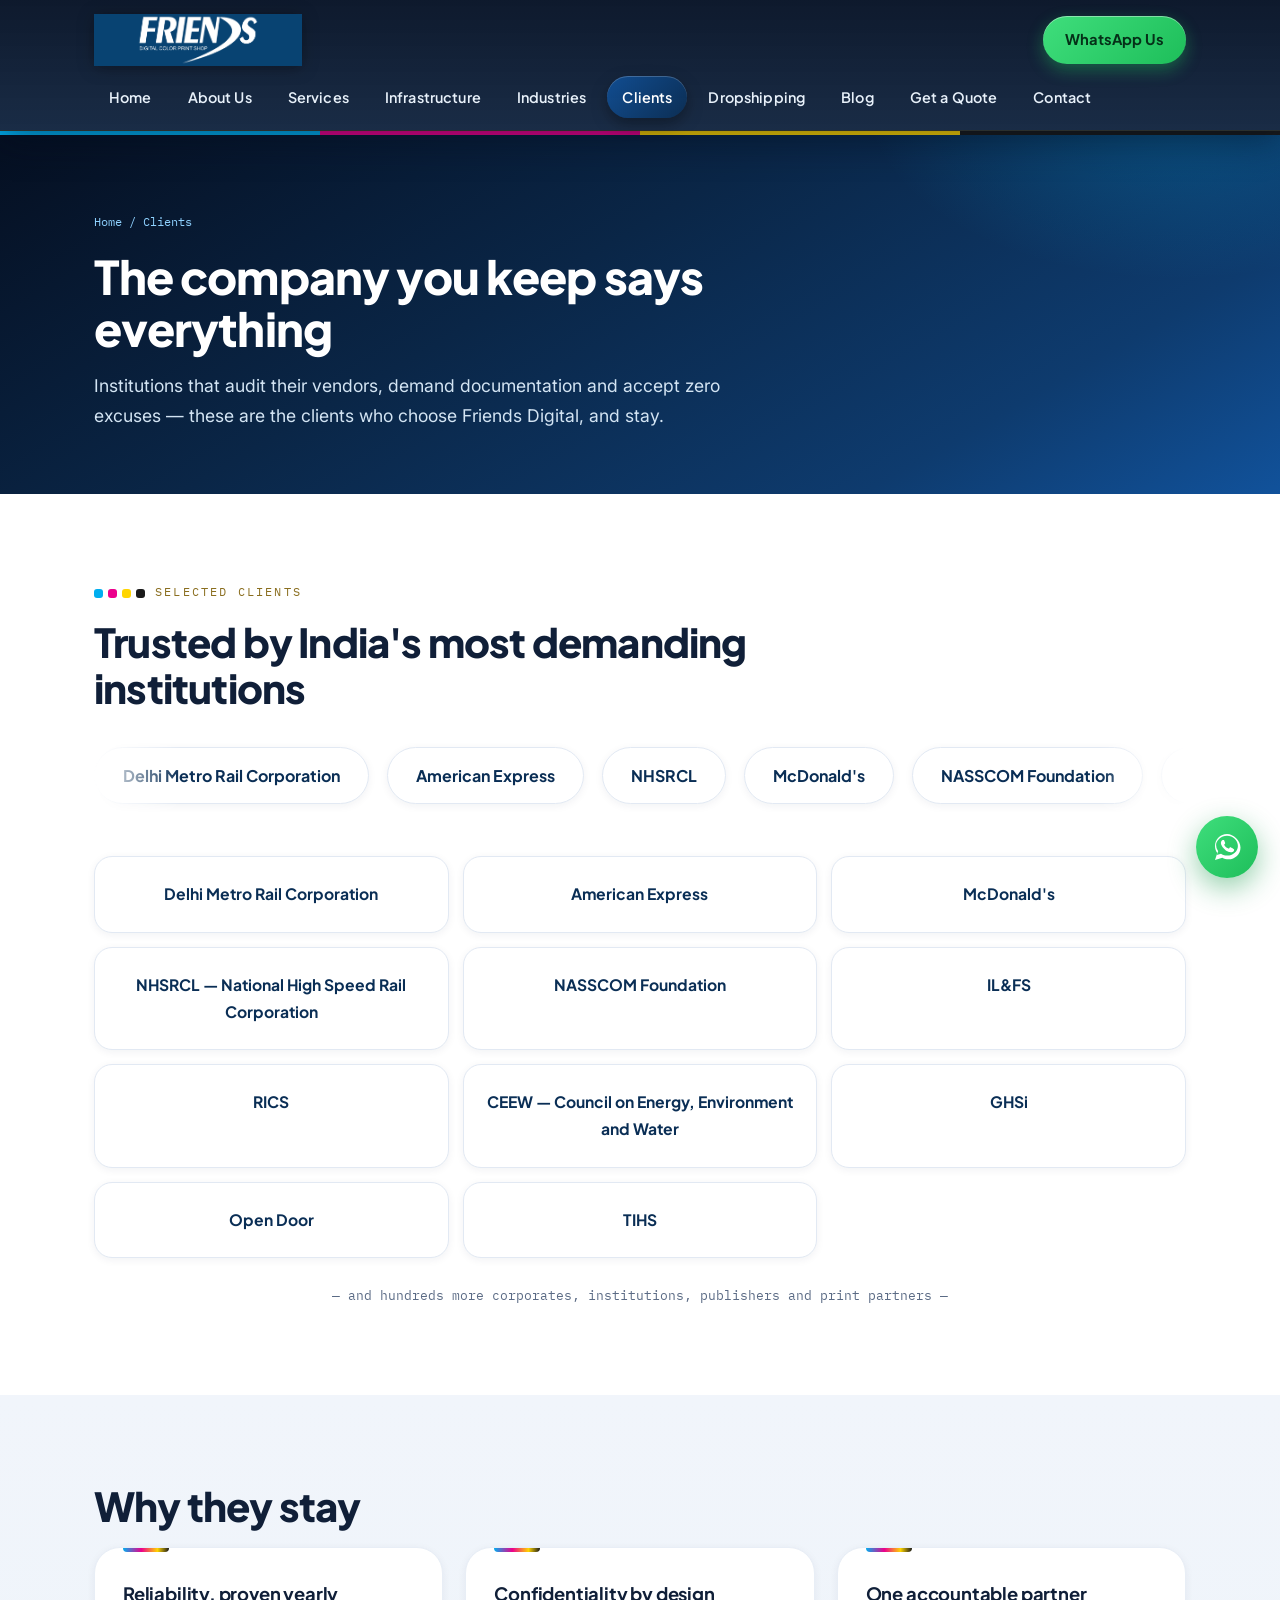
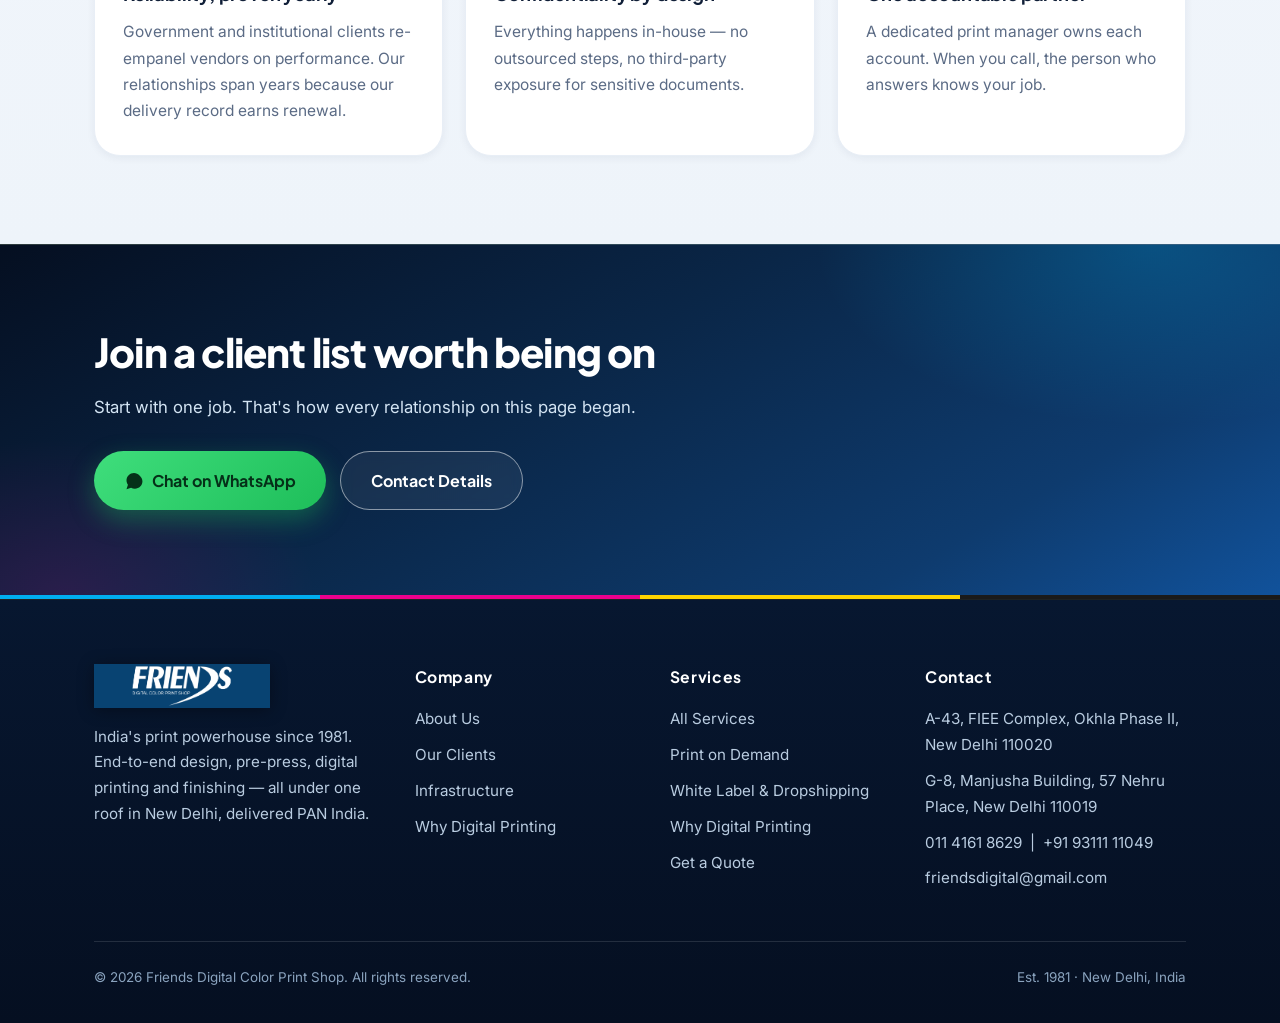
<file: clients.html>
<!DOCTYPE html>
<html lang="en">
<head>
<meta charset="UTF-8">
<meta name="viewport" content="width=device-width, initial-scale=1.0">
<title>Our Clients | Delhi Metro, NASSCOM Foundation & More | Friends Digital</title>
<meta name="description" content="Friends Digital is trusted by Delhi Metro Rail Corporation, NHSRCL, NASSCOM Foundation, IL&FS, RICS, CEEW and hundreds of corporates, institutions and publishers across India.">
<link rel="canonical" href="https://www.friendsprintshop.in/clients.html">
<meta property="og:type" content="website">
<meta property="og:title" content="Our Clients | Delhi Metro, NASSCOM Foundation & More | Friends Digital">
<meta property="og:description" content="Friends Digital is trusted by Delhi Metro Rail Corporation, NHSRCL, NASSCOM Foundation, IL&FS, RICS, CEEW and hundreds of corporates, institutions and publishers across India.">
<meta property="og:url" content="https://www.friendsprintshop.in/clients.html">
<meta property="og:image" content="https://www.friendsprintshop.in/assets/hero.jpg">
<meta property="og:site_name" content="Friends Digital Color Print Shop">
<meta name="twitter:card" content="summary_large_image">
<link rel="icon" type="image/png" href="assets/logo.png">
<link rel="preconnect" href="https://fonts.googleapis.com">
<link rel="preconnect" href="https://fonts.gstatic.com" crossorigin>
<link href="https://fonts.googleapis.com/css2?family=Plus+Jakarta+Sans:wght@500;600;700;800&family=Inter:wght@400;500;600&family=IBM+Plex+Mono:wght@400;600&display=swap" rel="stylesheet">
<link rel="stylesheet" href="css/style.css">
<!-- ANALYTICS: paste your Google tag (gtag.js) snippet here once you create a GA4 property -->
<!-- ANALYTICS: paste your Meta Pixel snippet here before running Instagram/Facebook ads -->

</head>
<body>
<a href="#main" class="skip" style="position:absolute;left:-9999px">Skip to content</a>
<header>
<div class="container nav">
  <div class="nav-top">
    <a class="brand" href="index.html" aria-label="Friends Digital — home"><img src="assets/logo.png" alt="Friends Digital Color Print Shop" width="925" height="231"></a>
    <a class="btn-wa-top" href="https://wa.me/919311111049?text=Hi%20Friends%20Digital%2C%20I%27d%20like%20to%20discuss%20a%20printing%20requirement." target="_blank" rel="noopener">WhatsApp Us</a>
    <button class="nav-toggle" aria-label="Open menu" aria-expanded="false">&#9776;</button>
  </div>
  <nav class="menu" aria-label="Main"><a href="index.html">Home</a><a href="about.html">About Us</a><a href="services.html">Services</a><a href="infrastructure.html">Infrastructure</a><a href="industries.html">Industries</a><a href="clients.html" aria-current="page">Clients</a><a href="dropshipping.html">Dropshipping</a><a href="blog.html">Blog</a><a href="quote.html">Get a Quote</a><a href="contact.html">Contact</a></nav>
</div>
</header>
<div class="cmyk" aria-hidden="true"><span></span><span></span><span></span><span></span></div>
<main id="main">

<section class="page-hero">
<div class="container">
  <span class="crumb"><a href="index.html">Home</a> / Clients</span>
  <h1>The company you keep says everything</h1>
  <p>Institutions that audit their vendors, demand documentation and accept zero excuses — these are the clients who choose Friends Digital, and stay.</p>
</div>
</section>

<section>
<div class="container">
  <span class="eyebrow"><span class="cmyk-ticks"><i></i><i></i><i></i><i></i></span>Selected clients</span>
  <h2>Trusted by India's most demanding institutions</h2>
  <div class="ticker" aria-label="Our clients" style="margin-bottom:34px">
    <div class="ticker-track"><span class="chip">Delhi Metro Rail Corporation</span><span class="chip">American Express</span><span class="chip">NHSRCL</span><span class="chip">McDonald's</span><span class="chip">NASSCOM Foundation</span><span class="chip">IL&amp;FS</span><span class="chip">RICS</span><span class="chip">CEEW</span><span class="chip">GHSi</span><span class="chip">Open Door</span><span class="chip">TIHS</span><span class="chip">Delhi Metro Rail Corporation</span><span class="chip">American Express</span><span class="chip">NHSRCL</span><span class="chip">McDonald's</span><span class="chip">NASSCOM Foundation</span><span class="chip">IL&amp;FS</span><span class="chip">RICS</span><span class="chip">CEEW</span><span class="chip">GHSi</span><span class="chip">Open Door</span><span class="chip">TIHS</span></div>
  </div>
  <div class="clients">
    <div>Delhi Metro Rail Corporation</div>
    <div>American Express</div>
    <div>McDonald's</div>
    <div>NHSRCL — National High Speed Rail Corporation</div>
    <div>NASSCOM Foundation</div>
    <div>IL&amp;FS</div>
    <div>RICS</div>
    <div>CEEW — Council on Energy, Environment and Water</div>
    <div>GHSi</div>
    <div>Open Door</div>
    <div>TIHS</div>
  </div>
  <p class="trustline">&mdash; and hundreds more corporates, institutions, publishers and print partners &mdash;</p>
</div>
</section>

<section class="alt">
<div class="container">
  <h2>Why they stay</h2>
  <div class="grid grid-3">
    <div class="card"><h3>Reliability, proven yearly</h3><p>Government and institutional clients re-empanel vendors on performance. Our relationships span years because our delivery record earns renewal.</p></div>
    <div class="card"><h3>Confidentiality by design</h3><p>Everything happens in-house — no outsourced steps, no third-party exposure for sensitive documents.</p></div>
    <div class="card"><h3>One accountable partner</h3><p>A dedicated print manager owns each account. When you call, the person who answers knows your job.</p></div>
  </div>
</div>
</section>

<section class="cta-band">
<div class="container">
  <h2>Join a client list worth being on</h2>
  <p>Start with one job. That's how every relationship on this page began.</p>
  <div class="btn-row">
    <a class="btn btn-wa" href="https://wa.me/919311111049?text=Hi%20Friends%20Digital%2C%20I%27d%20like%20to%20discuss%20a%20printing%20requirement." target="_blank" rel="noopener">Chat on WhatsApp</a>
    <a class="btn btn-ghost" href="contact.html">Contact Details</a>
  </div>
</div>
</section>

</main>
<div class="cmyk" aria-hidden="true"><span></span><span></span><span></span><span></span></div>
<footer>
<div class="container">
  <div class="fgrid">
    <div>
      <div class="brand"><img src="assets/logo.png" alt="Friends Digital" width="376" height="91"></div>
      <p>India's print powerhouse since 1981. End-to-end design, pre-press, digital printing and finishing — all under one roof in New Delhi, delivered PAN India.</p>
    </div>
    <div>
      <h4>Company</h4>
      <ul>
        <li><a href="about.html">About Us</a></li>
        <li><a href="clients.html">Our Clients</a></li>
        <li><a href="infrastructure.html">Infrastructure</a></li>
        <li><a href="why-digital-printing.html">Why Digital Printing</a></li>
      </ul>
    </div>
    <div>
      <h4>Services</h4>
      <ul>
        <li><a href="services.html">All Services</a></li>
        <li><a href="print-on-demand.html">Print on Demand</a></li>
        <li><a href="dropshipping.html">White Label &amp; Dropshipping</a></li>
        <li><a href="why-digital-printing.html">Why Digital Printing</a></li>
        <li><a href="quote.html">Get a Quote</a></li>
      </ul>
    </div>
    <div>
      <h4>Contact</h4>
      <ul>
        <li>A-43, FIEE Complex, Okhla Phase II, New Delhi 110020</li>
        <li>G-8, Manjusha Building, 57 Nehru Place, New Delhi 110019</li>
        <li><a href="tel:+911141618629">011 4161 8629</a> &nbsp;|&nbsp; <a href="tel:+919311111049">+91 93111 11049</a></li>
        <li><a href="mailto:friendsdigital@gmail.com">friendsdigital@gmail.com</a></li>
      </ul>
    </div>
  </div>
  <div class="legal">
    <span>&copy; 2026 Friends Digital Color Print Shop. All rights reserved.</span>
    <span>Est. 1981 &middot; New Delhi, India</span>
  </div>
</div>
</footer>
<a class="wa-float" href="https://wa.me/919311111049?text=Hi%20Friends%20Digital%2C%20I%27d%20like%20to%20discuss%20a%20printing%20requirement." target="_blank" rel="noopener" aria-label="Chat with us on WhatsApp"><svg viewBox="0 0 32 32" aria-hidden="true"><path d="M16 3C9.4 3 4 8.3 4 14.9c0 2.6.8 5 2.3 7L4 29l7.3-2.3c1.9 1 4 1.6 6.2 1.6 6.6 0 12-5.3 12-11.9S22.6 3 16 3zm0 21.6c-2 0-3.9-.6-5.6-1.6l-.4-.2-4.1 1.3 1.3-4-.3-.4a9.6 9.6 0 0 1-1.8-5.7C5.1 9.5 10 4.7 16 4.7s10.9 4.8 10.9 10.2S22 24.6 16 24.6zm5.5-7.4c-.3-.2-1.8-.9-2-1-.3-.1-.5-.2-.7.2-.2.3-.8 1-.9 1.1-.2.2-.3.2-.6.1-.3-.2-1.3-.5-2.4-1.5-.9-.8-1.5-1.8-1.7-2.1-.2-.3 0-.5.1-.6l.5-.5c.1-.2.2-.3.3-.5.1-.2 0-.4 0-.6l-.9-2.3c-.2-.6-.5-.5-.7-.5h-.6c-.2 0-.6.1-.9.4-.3.3-1.1 1.1-1.1 2.7s1.2 3.1 1.3 3.3c.2.2 2.3 3.6 5.7 5 .8.3 1.4.5 1.9.7.8.2 1.5.2 2.1.1.6-.1 1.8-.7 2-1.4.3-.7.3-1.3.2-1.4-.1-.2-.3-.3-.6-.4z"/></svg></a>
<script src="js/main.js"></script>
</body>
</html>
</file>
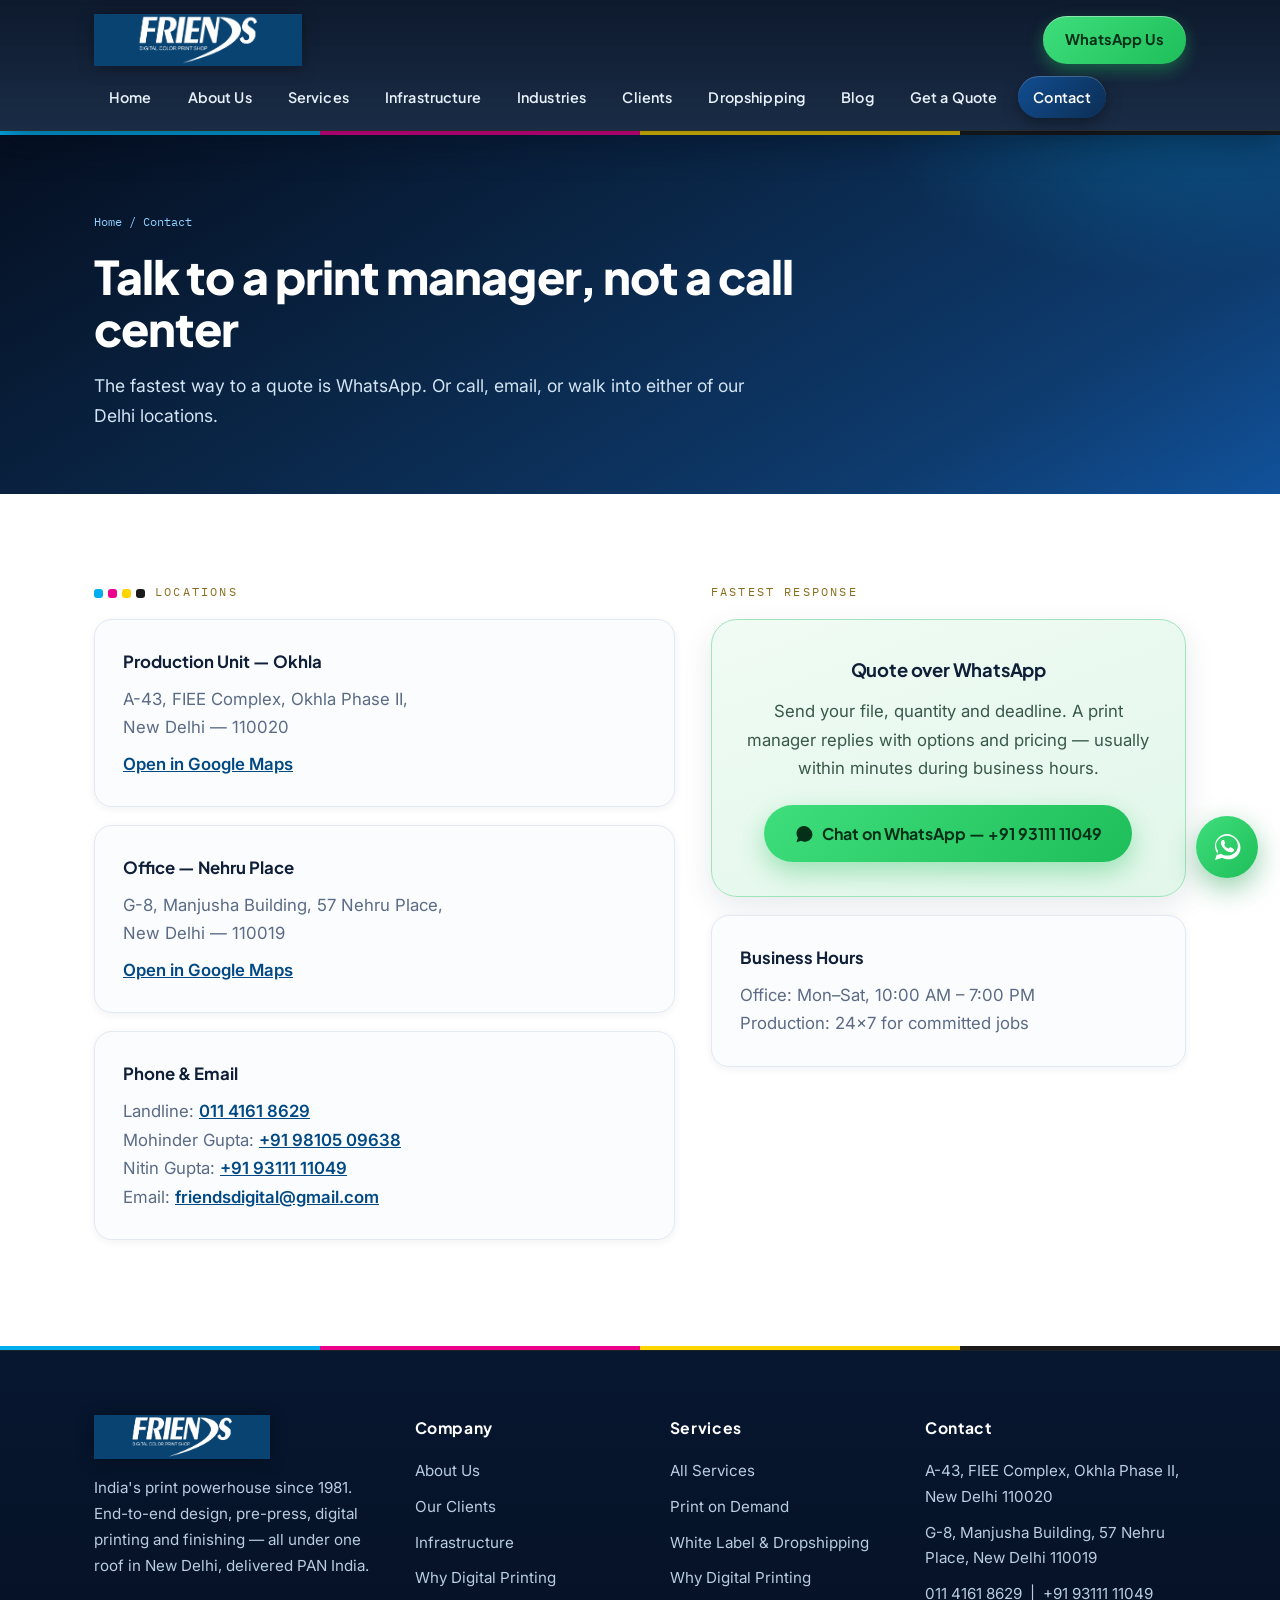
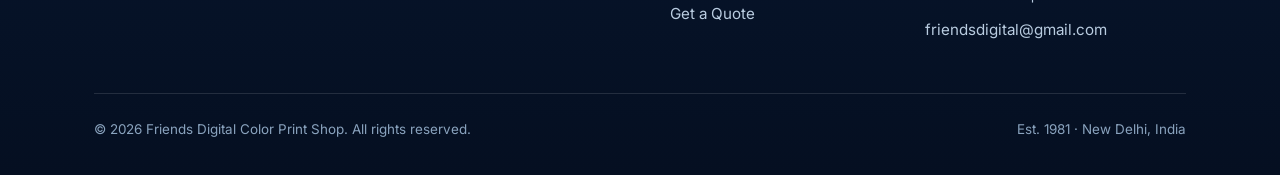
<file: contact.html>
<!DOCTYPE html>
<html lang="en">
<head>
<meta charset="UTF-8">
<meta name="viewport" content="width=device-width, initial-scale=1.0">
<title>Contact Friends Digital | Printing Company in Okhla & Nehru Place, Delhi</title>
<meta name="description" content="Contact Friends Digital: A-43 FIEE Complex, Okhla Phase II (production) and G-8 Manjusha Building, Nehru Place (office), New Delhi. Call 011 4161 8629 or WhatsApp +91 93111 11049.">
<link rel="canonical" href="https://www.friendsprintshop.in/contact.html">
<meta property="og:type" content="website">
<meta property="og:title" content="Contact Friends Digital | Printing Company in Okhla & Nehru Place, Delhi">
<meta property="og:description" content="Contact Friends Digital: A-43 FIEE Complex, Okhla Phase II (production) and G-8 Manjusha Building, Nehru Place (office), New Delhi. Call 011 4161 8629 or WhatsApp +91 93111 11049.">
<meta property="og:url" content="https://www.friendsprintshop.in/contact.html">
<meta property="og:image" content="https://www.friendsprintshop.in/assets/hero.jpg">
<meta property="og:site_name" content="Friends Digital Color Print Shop">
<meta name="twitter:card" content="summary_large_image">
<link rel="icon" type="image/png" href="assets/logo.png">
<link rel="preconnect" href="https://fonts.googleapis.com">
<link rel="preconnect" href="https://fonts.gstatic.com" crossorigin>
<link href="https://fonts.googleapis.com/css2?family=Plus+Jakarta+Sans:wght@500;600;700;800&family=Inter:wght@400;500;600&family=IBM+Plex+Mono:wght@400;600&display=swap" rel="stylesheet">
<link rel="stylesheet" href="css/style.css">
<!-- ANALYTICS: paste your Google tag (gtag.js) snippet here once you create a GA4 property -->
<!-- ANALYTICS: paste your Meta Pixel snippet here before running Instagram/Facebook ads -->
<script type="application/ld+json">
{
  "@context": "https://schema.org",
  "@type": "LocalBusiness",
  "name": "Friends Digital Color Print Shop",
  "description": "One of India's largest digital printing companies. End-to-end design, pre-press, digital printing and post-press services in New Delhi since 1981.",
  "url": "https://www.friendsprintshop.in",
  "telephone": "+911141618629",
  "email": "friendsdigital@gmail.com",
  "foundingDate": "1981",
  "address": [{
    "@type": "PostalAddress",
    "streetAddress": "A-43, FIEE Complex, Okhla Phase II",
    "addressLocality": "New Delhi",
    "postalCode": "110020",
    "addressCountry": "IN"
  },{
    "@type": "PostalAddress",
    "streetAddress": "G-8, Manjusha Building, 57 Nehru Place",
    "addressLocality": "New Delhi",
    "postalCode": "110019",
    "addressCountry": "IN"
  }],
  "areaServed": "IN",
  "sameAs": []
}
</script>
</head>
<body>
<a href="#main" class="skip" style="position:absolute;left:-9999px">Skip to content</a>
<header>
<div class="container nav">
  <div class="nav-top">
    <a class="brand" href="index.html" aria-label="Friends Digital — home"><img src="assets/logo.png" alt="Friends Digital Color Print Shop" width="925" height="231"></a>
    <a class="btn-wa-top" href="https://wa.me/919311111049?text=Hi%20Friends%20Digital%2C%20I%27d%20like%20to%20discuss%20a%20printing%20requirement." target="_blank" rel="noopener">WhatsApp Us</a>
    <button class="nav-toggle" aria-label="Open menu" aria-expanded="false">&#9776;</button>
  </div>
  <nav class="menu" aria-label="Main"><a href="index.html">Home</a><a href="about.html">About Us</a><a href="services.html">Services</a><a href="infrastructure.html">Infrastructure</a><a href="industries.html">Industries</a><a href="clients.html">Clients</a><a href="dropshipping.html">Dropshipping</a><a href="blog.html">Blog</a><a href="quote.html">Get a Quote</a><a href="contact.html" aria-current="page">Contact</a></nav>
</div>
</header>
<div class="cmyk" aria-hidden="true"><span></span><span></span><span></span><span></span></div>
<main id="main">

<section class="page-hero">
<div class="container">
  <span class="crumb"><a href="index.html">Home</a> / Contact</span>
  <h1>Talk to a print manager, not a call center</h1>
  <p>The fastest way to a quote is WhatsApp. Or call, email, or walk into either of our Delhi locations.</p>
</div>
</section>

<section>
<div class="container">
  <div class="contact-grid">
    <div>
      <span class="eyebrow"><span class="cmyk-ticks"><i></i><i></i><i></i><i></i></span>Locations</span>
      <div class="addr">
        <b>Production Unit — Okhla</b>
        <p>A-43, FIEE Complex, Okhla Phase II,<br>New Delhi — 110020</p>
        <p><a href="https://www.google.com/maps/search/?api=1&query=A-43+FIEE+Complex+Okhla+Phase+II+New+Delhi+110020" rel="noopener">Open in Google Maps</a></p>
      </div>
      <div class="addr">
        <b>Office — Nehru Place</b>
        <p>G-8, Manjusha Building, 57 Nehru Place,<br>New Delhi — 110019</p>
        <p><a href="https://www.google.com/maps/search/?api=1&query=Manjusha+Building+57+Nehru+Place+New+Delhi+110019" rel="noopener">Open in Google Maps</a></p>
      </div>
      <div class="addr">
        <b>Phone &amp; Email</b>
        <p>Landline: <a href="tel:+911141618629">011 4161 8629</a><br>
        Mohinder Gupta: <a href="tel:+919810509638">+91 98105 09638</a><br>
        Nitin Gupta: <a href="tel:+919311111049">+91 93111 11049</a><br>
        Email: <a href="mailto:friendsdigital@gmail.com">friendsdigital@gmail.com</a></p>
      </div>
    </div>
    <div>
      <span class="eyebrow">Fastest response</span>
      <div class="big-wa">
        <h3>Quote over WhatsApp</h3>
        <p>Send your file, quantity and deadline. A print manager replies with options and pricing — usually within minutes during business hours.</p>
        <a class="btn btn-wa" href="https://wa.me/919311111049?text=Hi%20Friends%20Digital%2C%20I%27d%20like%20to%20discuss%20a%20printing%20requirement." target="_blank" rel="noopener">Chat on WhatsApp — +91 93111 11049</a>
      </div>
      <div class="addr" style="margin-top:18px">
        <b>Business Hours</b>
        <p>Office: Mon–Sat, 10:00 AM – 7:00 PM<br>Production: 24×7 for committed jobs</p>
      </div>
    </div>
  </div>
</div>
</section>
</main>
<div class="cmyk" aria-hidden="true"><span></span><span></span><span></span><span></span></div>
<footer>
<div class="container">
  <div class="fgrid">
    <div>
      <div class="brand"><img src="assets/logo.png" alt="Friends Digital" width="376" height="91"></div>
      <p>India's print powerhouse since 1981. End-to-end design, pre-press, digital printing and finishing — all under one roof in New Delhi, delivered PAN India.</p>
    </div>
    <div>
      <h4>Company</h4>
      <ul>
        <li><a href="about.html">About Us</a></li>
        <li><a href="clients.html">Our Clients</a></li>
        <li><a href="infrastructure.html">Infrastructure</a></li>
        <li><a href="why-digital-printing.html">Why Digital Printing</a></li>
      </ul>
    </div>
    <div>
      <h4>Services</h4>
      <ul>
        <li><a href="services.html">All Services</a></li>
        <li><a href="print-on-demand.html">Print on Demand</a></li>
        <li><a href="dropshipping.html">White Label &amp; Dropshipping</a></li>
        <li><a href="why-digital-printing.html">Why Digital Printing</a></li>
        <li><a href="quote.html">Get a Quote</a></li>
      </ul>
    </div>
    <div>
      <h4>Contact</h4>
      <ul>
        <li>A-43, FIEE Complex, Okhla Phase II, New Delhi 110020</li>
        <li>G-8, Manjusha Building, 57 Nehru Place, New Delhi 110019</li>
        <li><a href="tel:+911141618629">011 4161 8629</a> &nbsp;|&nbsp; <a href="tel:+919311111049">+91 93111 11049</a></li>
        <li><a href="mailto:friendsdigital@gmail.com">friendsdigital@gmail.com</a></li>
      </ul>
    </div>
  </div>
  <div class="legal">
    <span>&copy; 2026 Friends Digital Color Print Shop. All rights reserved.</span>
    <span>Est. 1981 &middot; New Delhi, India</span>
  </div>
</div>
</footer>
<a class="wa-float" href="https://wa.me/919311111049?text=Hi%20Friends%20Digital%2C%20I%27d%20like%20to%20discuss%20a%20printing%20requirement." target="_blank" rel="noopener" aria-label="Chat with us on WhatsApp"><svg viewBox="0 0 32 32" aria-hidden="true"><path d="M16 3C9.4 3 4 8.3 4 14.9c0 2.6.8 5 2.3 7L4 29l7.3-2.3c1.9 1 4 1.6 6.2 1.6 6.6 0 12-5.3 12-11.9S22.6 3 16 3zm0 21.6c-2 0-3.9-.6-5.6-1.6l-.4-.2-4.1 1.3 1.3-4-.3-.4a9.6 9.6 0 0 1-1.8-5.7C5.1 9.5 10 4.7 16 4.7s10.9 4.8 10.9 10.2S22 24.6 16 24.6zm5.5-7.4c-.3-.2-1.8-.9-2-1-.3-.1-.5-.2-.7.2-.2.3-.8 1-.9 1.1-.2.2-.3.2-.6.1-.3-.2-1.3-.5-2.4-1.5-.9-.8-1.5-1.8-1.7-2.1-.2-.3 0-.5.1-.6l.5-.5c.1-.2.2-.3.3-.5.1-.2 0-.4 0-.6l-.9-2.3c-.2-.6-.5-.5-.7-.5h-.6c-.2 0-.6.1-.9.4-.3.3-1.1 1.1-1.1 2.7s1.2 3.1 1.3 3.3c.2.2 2.3 3.6 5.7 5 .8.3 1.4.5 1.9.7.8.2 1.5.2 2.1.1.6-.1 1.8-.7 2-1.4.3-.7.3-1.3.2-1.4-.1-.2-.3-.3-.6-.4z"/></svg></a>
<script src="js/main.js"></script>
</body>
</html>
</file>
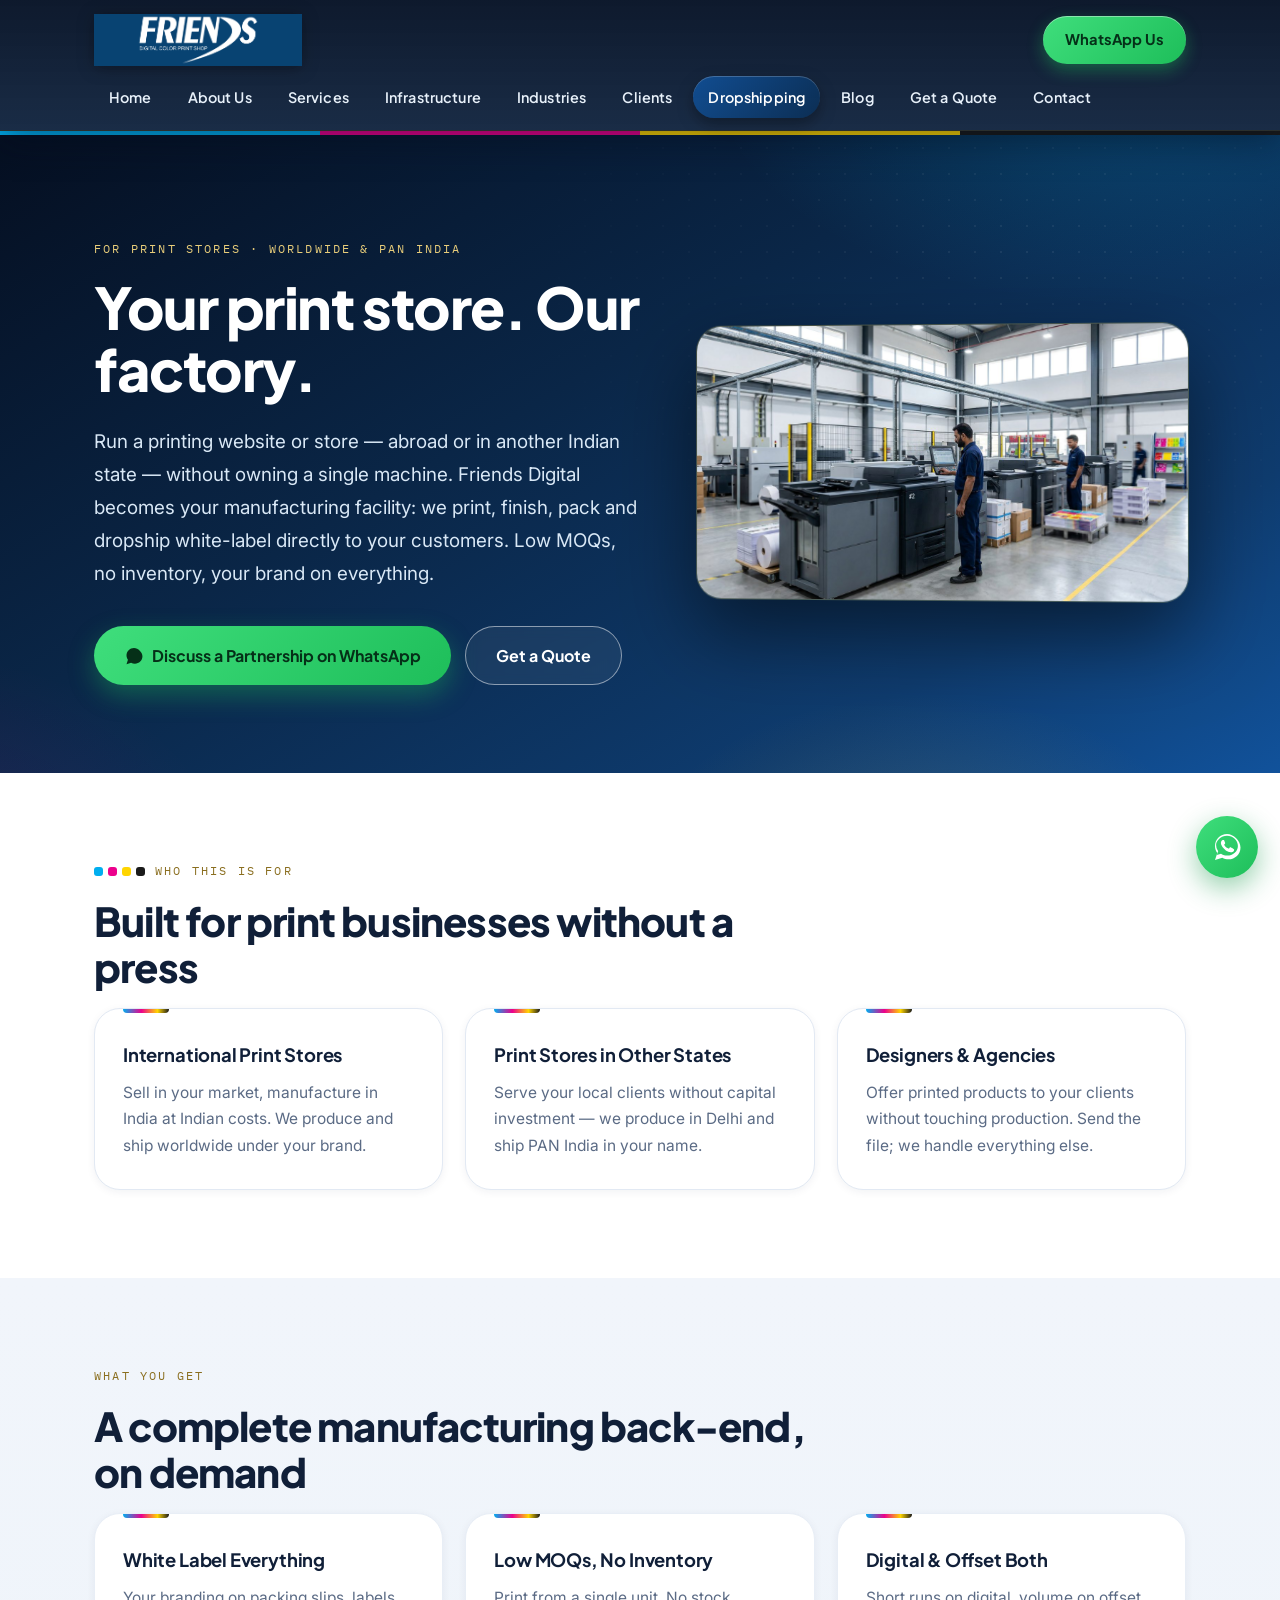
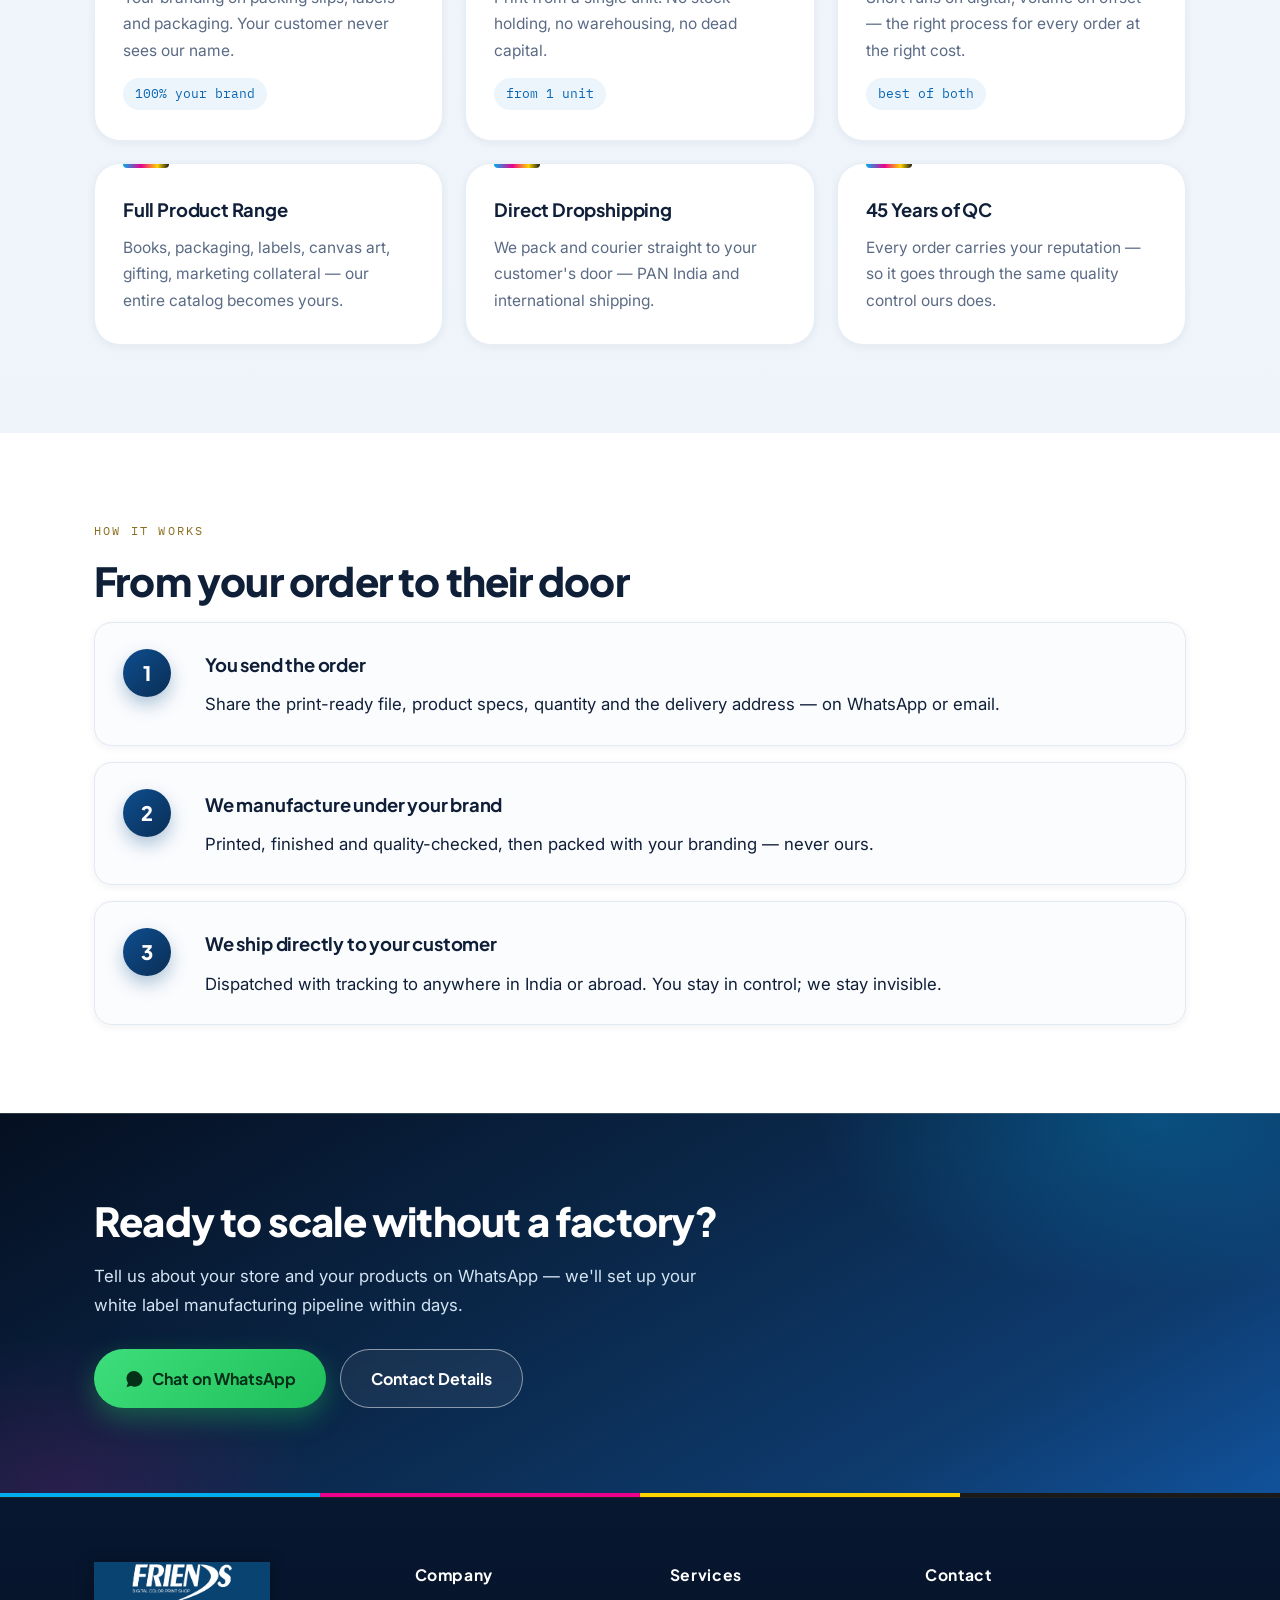
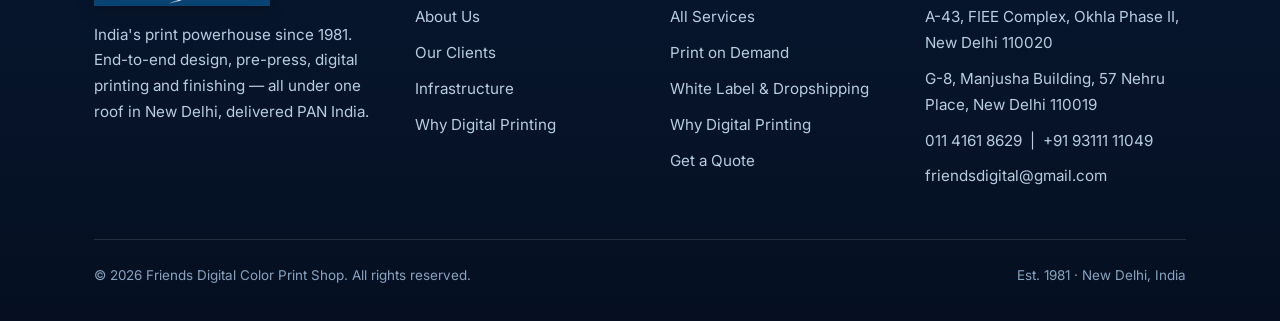
<file: dropshipping.html>
<!DOCTYPE html>
<html lang="en">
<head>
<meta charset="UTF-8">
<meta name="viewport" content="width=device-width, initial-scale=1.0">
<title>White Label Print Manufacturing & Dropshipping from India | Friends Digital</title>
<meta name="description" content="Run a print store anywhere in the world? Use Friends Digital as your manufacturing facility: white label digital & offset printing, low MOQs, no inventory, and dropshipping directly to your customers.">
<link rel="canonical" href="https://www.friendsprintshop.in/dropshipping.html">
<meta property="og:type" content="website">
<meta property="og:title" content="White Label Print Manufacturing & Dropshipping from India | Friends Digital">
<meta property="og:description" content="Run a print store anywhere in the world? Use Friends Digital as your manufacturing facility: white label digital & offset printing, low MOQs, no inventory, and dropshipping directly to your customers.">
<meta property="og:url" content="https://www.friendsprintshop.in/dropshipping.html">
<meta property="og:image" content="https://www.friendsprintshop.in/assets/hero.jpg">
<meta property="og:site_name" content="Friends Digital Color Print Shop">
<meta name="twitter:card" content="summary_large_image">
<link rel="icon" type="image/png" href="assets/logo.png">
<link rel="preconnect" href="https://fonts.googleapis.com">
<link rel="preconnect" href="https://fonts.gstatic.com" crossorigin>
<link href="https://fonts.googleapis.com/css2?family=Plus+Jakarta+Sans:wght@500;600;700;800&family=Inter:wght@400;500;600&family=IBM+Plex+Mono:wght@400;600&display=swap" rel="stylesheet">
<link rel="stylesheet" href="css/style.css">
<!-- ANALYTICS: paste your Google tag (gtag.js) snippet here once you create a GA4 property -->
<!-- ANALYTICS: paste your Meta Pixel snippet here before running Instagram/Facebook ads -->

</head>
<body>
<a href="#main" class="skip" style="position:absolute;left:-9999px">Skip to content</a>
<header>
<div class="container nav">
  <div class="nav-top">
    <a class="brand" href="index.html" aria-label="Friends Digital — home"><img src="assets/logo.png" alt="Friends Digital Color Print Shop" width="925" height="231"></a>
    <a class="btn-wa-top" href="https://wa.me/919311111049?text=Hi%20Friends%20Digital%2C%20I%27d%20like%20to%20discuss%20a%20printing%20requirement." target="_blank" rel="noopener">WhatsApp Us</a>
    <button class="nav-toggle" aria-label="Open menu" aria-expanded="false">&#9776;</button>
  </div>
  <nav class="menu" aria-label="Main"><a href="index.html">Home</a><a href="about.html">About Us</a><a href="services.html">Services</a><a href="infrastructure.html">Infrastructure</a><a href="industries.html">Industries</a><a href="clients.html">Clients</a><a href="dropshipping.html" aria-current="page">Dropshipping</a><a href="blog.html">Blog</a><a href="quote.html">Get a Quote</a><a href="contact.html">Contact</a></nav>
</div>
</header>
<div class="cmyk" aria-hidden="true"><span></span><span></span><span></span><span></span></div>
<main id="main">

<section class="hero">
<div class="container">
  <div class="hero-grid">
    <div>
      <span class="eyebrow">For print stores &middot; Worldwide &amp; PAN India</span>
      <h1>Your print store. Our factory.</h1>
      <p class="lead">Run a printing website or store — abroad or in another Indian state — without owning a single machine. Friends Digital becomes your manufacturing facility: we print, finish, pack and dropship white-label directly to your customers. Low MOQs, no inventory, your brand on everything.</p>
      <div class="btn-row">
        <a class="btn btn-wa" href="https://wa.me/919311111049?text=Hi%20Friends%20Digital%2C%20I%27d%20like%20to%20discuss%20a%20printing%20requirement." target="_blank" rel="noopener">Discuss a Partnership on WhatsApp</a>
        <a class="btn btn-ghost" href="quote.html">Get a Quote</a>
      </div>
    </div>
    <div class="hero-art"><img src="assets/pressfloor.jpg" alt="Friends Digital production floor — your white label manufacturing facility" width="1376" height="768" fetchpriority="high"></div>
  </div>
</div>
</section>

<section>
<div class="container">
  <span class="eyebrow"><span class="cmyk-ticks"><i></i><i></i><i></i><i></i></span>Who this is for</span>
  <h2>Built for print businesses without a press</h2>
  <div class="grid grid-3">
    <div class="card"><h3>International Print Stores</h3><p>Sell in your market, manufacture in India at Indian costs. We produce and ship worldwide under your brand.</p></div>
    <div class="card"><h3>Print Stores in Other States</h3><p>Serve your local clients without capital investment — we produce in Delhi and ship PAN India in your name.</p></div>
    <div class="card"><h3>Designers &amp; Agencies</h3><p>Offer printed products to your clients without touching production. Send the file; we handle everything else.</p></div>
  </div>
</div>
</section>

<section class="alt">
<div class="container">
  <span class="eyebrow">What you get</span>
  <h2>A complete manufacturing back-end, on demand</h2>
  <div class="grid grid-3">
    <div class="card"><h3>White Label Everything</h3><p>Your branding on packing slips, labels and packaging. Your customer never sees our name.</p><span class="mono">100% your brand</span></div>
    <div class="card"><h3>Low MOQs, No Inventory</h3><p>Print from a single unit. No stock holding, no warehousing, no dead capital.</p><span class="mono">from 1 unit</span></div>
    <div class="card"><h3>Digital &amp; Offset Both</h3><p>Short runs on digital, volume on offset — the right process for every order at the right cost.</p><span class="mono">best of both</span></div>
    <div class="card"><h3>Full Product Range</h3><p>Books, packaging, labels, canvas art, gifting, marketing collateral — our entire catalog becomes yours.</p></div>
    <div class="card"><h3>Direct Dropshipping</h3><p>We pack and courier straight to your customer's door — PAN India and international shipping.</p></div>
    <div class="card"><h3>45 Years of QC</h3><p>Every order carries your reputation — so it goes through the same quality control ours does.</p></div>
  </div>
</div>
</section>

<section>
<div class="container">
  <span class="eyebrow">How it works</span>
  <h2>From your order to their door</h2>
  <div class="steps">
    <div class="step"><div><h3>You send the order</h3><p>Share the print-ready file, product specs, quantity and the delivery address — on WhatsApp or email.</p></div></div>
    <div class="step"><div><h3>We manufacture under your brand</h3><p>Printed, finished and quality-checked, then packed with your branding — never ours.</p></div></div>
    <div class="step"><div><h3>We ship directly to your customer</h3><p>Dispatched with tracking to anywhere in India or abroad. You stay in control; we stay invisible.</p></div></div>
  </div>
</div>
</section>

<section class="cta-band">
<div class="container">
  <h2>Ready to scale without a factory?</h2>
  <p>Tell us about your store and your products on WhatsApp — we'll set up your white label manufacturing pipeline within days.</p>
  <div class="btn-row">
    <a class="btn btn-wa" href="https://wa.me/919311111049?text=Hi%20Friends%20Digital%2C%20I%27d%20like%20to%20discuss%20a%20printing%20requirement." target="_blank" rel="noopener">Chat on WhatsApp</a>
    <a class="btn btn-ghost" href="contact.html">Contact Details</a>
  </div>
</div>
</section>

</main>
<div class="cmyk" aria-hidden="true"><span></span><span></span><span></span><span></span></div>
<footer>
<div class="container">
  <div class="fgrid">
    <div>
      <div class="brand"><img src="assets/logo.png" alt="Friends Digital" width="376" height="91"></div>
      <p>India's print powerhouse since 1981. End-to-end design, pre-press, digital printing and finishing — all under one roof in New Delhi, delivered PAN India.</p>
    </div>
    <div>
      <h4>Company</h4>
      <ul>
        <li><a href="about.html">About Us</a></li>
        <li><a href="clients.html">Our Clients</a></li>
        <li><a href="infrastructure.html">Infrastructure</a></li>
        <li><a href="why-digital-printing.html">Why Digital Printing</a></li>
      </ul>
    </div>
    <div>
      <h4>Services</h4>
      <ul>
        <li><a href="services.html">All Services</a></li>
        <li><a href="print-on-demand.html">Print on Demand</a></li>
        <li><a href="dropshipping.html">White Label &amp; Dropshipping</a></li>
        <li><a href="why-digital-printing.html">Why Digital Printing</a></li>
        <li><a href="quote.html">Get a Quote</a></li>
      </ul>
    </div>
    <div>
      <h4>Contact</h4>
      <ul>
        <li>A-43, FIEE Complex, Okhla Phase II, New Delhi 110020</li>
        <li>G-8, Manjusha Building, 57 Nehru Place, New Delhi 110019</li>
        <li><a href="tel:+911141618629">011 4161 8629</a> &nbsp;|&nbsp; <a href="tel:+919311111049">+91 93111 11049</a></li>
        <li><a href="mailto:friendsdigital@gmail.com">friendsdigital@gmail.com</a></li>
      </ul>
    </div>
  </div>
  <div class="legal">
    <span>&copy; 2026 Friends Digital Color Print Shop. All rights reserved.</span>
    <span>Est. 1981 &middot; New Delhi, India</span>
  </div>
</div>
</footer>
<a class="wa-float" href="https://wa.me/919311111049?text=Hi%20Friends%20Digital%2C%20I%27d%20like%20to%20discuss%20a%20printing%20requirement." target="_blank" rel="noopener" aria-label="Chat with us on WhatsApp"><svg viewBox="0 0 32 32" aria-hidden="true"><path d="M16 3C9.4 3 4 8.3 4 14.9c0 2.6.8 5 2.3 7L4 29l7.3-2.3c1.9 1 4 1.6 6.2 1.6 6.6 0 12-5.3 12-11.9S22.6 3 16 3zm0 21.6c-2 0-3.9-.6-5.6-1.6l-.4-.2-4.1 1.3 1.3-4-.3-.4a9.6 9.6 0 0 1-1.8-5.7C5.1 9.5 10 4.7 16 4.7s10.9 4.8 10.9 10.2S22 24.6 16 24.6zm5.5-7.4c-.3-.2-1.8-.9-2-1-.3-.1-.5-.2-.7.2-.2.3-.8 1-.9 1.1-.2.2-.3.2-.6.1-.3-.2-1.3-.5-2.4-1.5-.9-.8-1.5-1.8-1.7-2.1-.2-.3 0-.5.1-.6l.5-.5c.1-.2.2-.3.3-.5.1-.2 0-.4 0-.6l-.9-2.3c-.2-.6-.5-.5-.7-.5h-.6c-.2 0-.6.1-.9.4-.3.3-1.1 1.1-1.1 2.7s1.2 3.1 1.3 3.3c.2.2 2.3 3.6 5.7 5 .8.3 1.4.5 1.9.7.8.2 1.5.2 2.1.1.6-.1 1.8-.7 2-1.4.3-.7.3-1.3.2-1.4-.1-.2-.3-.3-.6-.4z"/></svg></a>
<script src="js/main.js"></script>
</body>
</html>
</file>
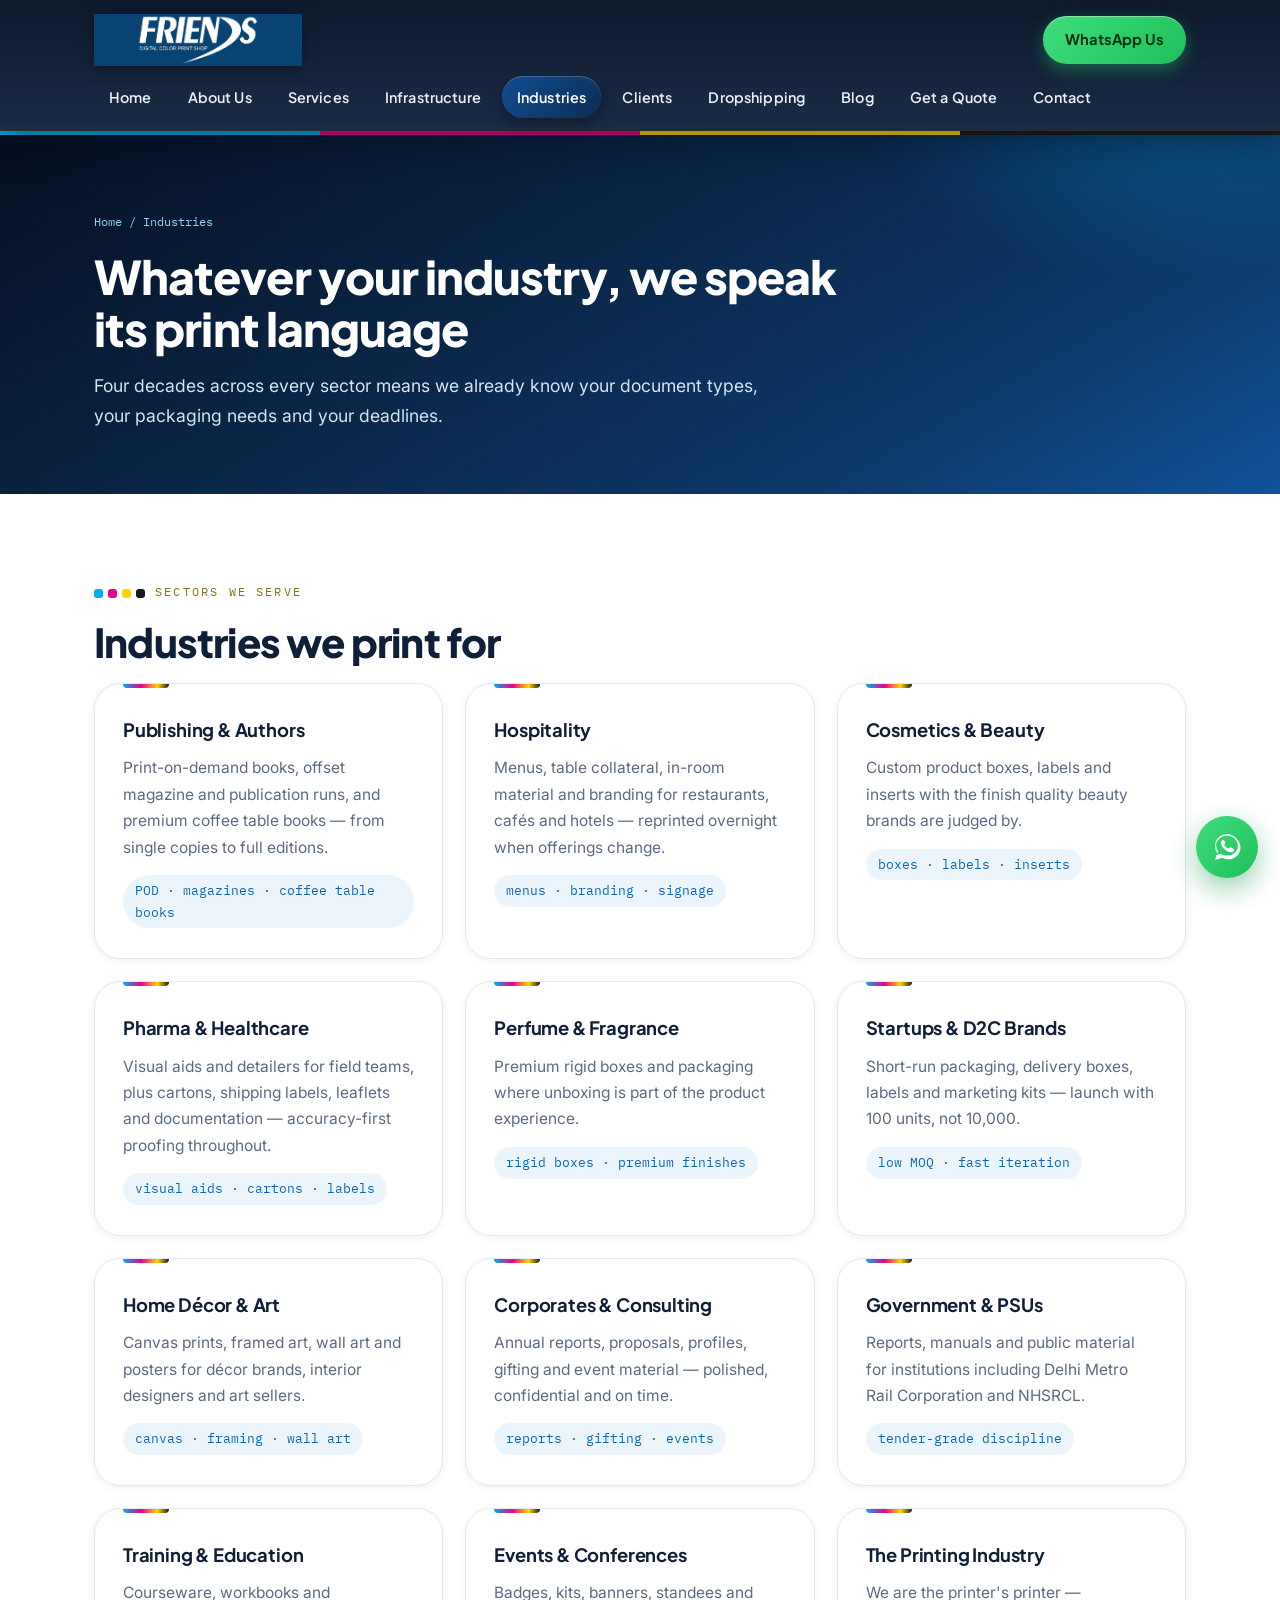
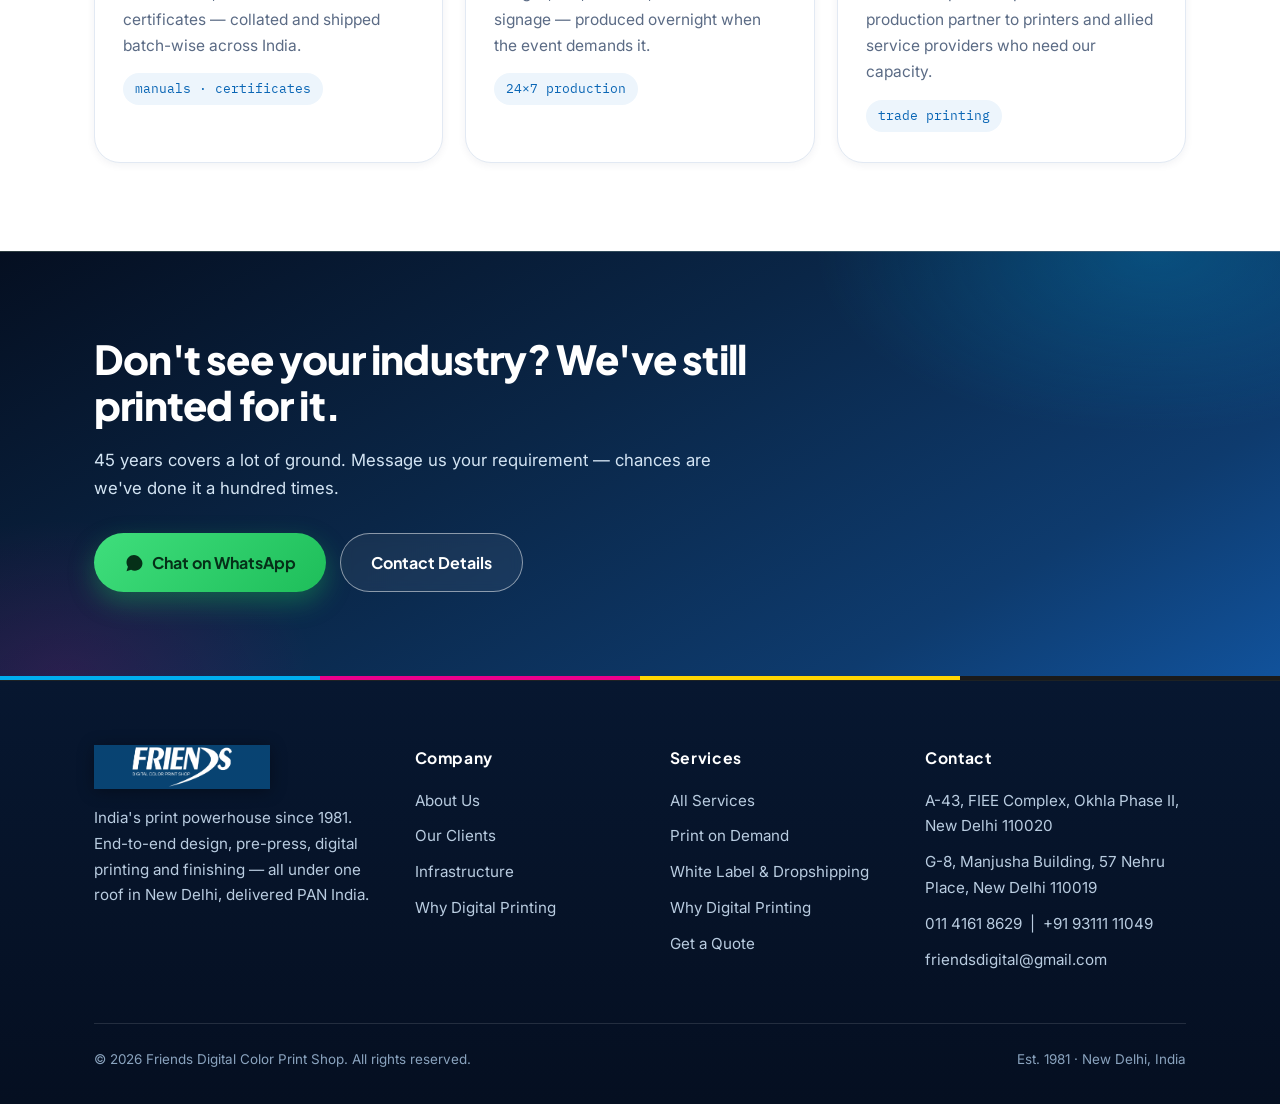
<file: industries.html>
<!DOCTYPE html>
<html lang="en">
<head>
<meta charset="UTF-8">
<meta name="viewport" content="width=device-width, initial-scale=1.0">
<title>Industries We Serve | Publishing, Hospitality, Cosmetics, Pharma & More | Friends Digital</title>
<meta name="description" content="Printing for publishing, hospitality, cosmetics, pharma, perfume, startups, corporates, government, education and events — from books and menus to custom packaging and labels, delivered PAN India.">
<link rel="canonical" href="https://www.friendsprintshop.in/industries.html">
<meta property="og:type" content="website">
<meta property="og:title" content="Industries We Serve | Publishing, Hospitality, Cosmetics, Pharma & More | Friends Digital">
<meta property="og:description" content="Printing for publishing, hospitality, cosmetics, pharma, perfume, startups, corporates, government, education and events — from books and menus to custom packaging and labels, delivered PAN India.">
<meta property="og:url" content="https://www.friendsprintshop.in/industries.html">
<meta property="og:image" content="https://www.friendsprintshop.in/assets/hero.jpg">
<meta property="og:site_name" content="Friends Digital Color Print Shop">
<meta name="twitter:card" content="summary_large_image">
<link rel="icon" type="image/png" href="assets/logo.png">
<link rel="preconnect" href="https://fonts.googleapis.com">
<link rel="preconnect" href="https://fonts.gstatic.com" crossorigin>
<link href="https://fonts.googleapis.com/css2?family=Plus+Jakarta+Sans:wght@500;600;700;800&family=Inter:wght@400;500;600&family=IBM+Plex+Mono:wght@400;600&display=swap" rel="stylesheet">
<link rel="stylesheet" href="css/style.css">
<!-- ANALYTICS: paste your Google tag (gtag.js) snippet here once you create a GA4 property -->
<!-- ANALYTICS: paste your Meta Pixel snippet here before running Instagram/Facebook ads -->

</head>
<body>
<a href="#main" class="skip" style="position:absolute;left:-9999px">Skip to content</a>
<header>
<div class="container nav">
  <div class="nav-top">
    <a class="brand" href="index.html" aria-label="Friends Digital — home"><img src="assets/logo.png" alt="Friends Digital Color Print Shop" width="925" height="231"></a>
    <a class="btn-wa-top" href="https://wa.me/919311111049?text=Hi%20Friends%20Digital%2C%20I%27d%20like%20to%20discuss%20a%20printing%20requirement." target="_blank" rel="noopener">WhatsApp Us</a>
    <button class="nav-toggle" aria-label="Open menu" aria-expanded="false">&#9776;</button>
  </div>
  <nav class="menu" aria-label="Main"><a href="index.html">Home</a><a href="about.html">About Us</a><a href="services.html">Services</a><a href="infrastructure.html">Infrastructure</a><a href="industries.html" aria-current="page">Industries</a><a href="clients.html">Clients</a><a href="dropshipping.html">Dropshipping</a><a href="blog.html">Blog</a><a href="quote.html">Get a Quote</a><a href="contact.html">Contact</a></nav>
</div>
</header>
<div class="cmyk" aria-hidden="true"><span></span><span></span><span></span><span></span></div>
<main id="main">

<section class="page-hero">
<div class="container">
  <span class="crumb"><a href="index.html">Home</a> / Industries</span>
  <h1>Whatever your industry, we speak its print language</h1>
  <p>Four decades across every sector means we already know your document types, your packaging needs and your deadlines.</p>
</div>
</section>

<section>
<div class="container">
  <span class="eyebrow"><span class="cmyk-ticks"><i></i><i></i><i></i><i></i></span>Sectors we serve</span>
  <h2>Industries we print for</h2>
  <div class="grid grid-3">
    <div class="card"><h3>Publishing &amp; Authors</h3><p>Print-on-demand books, offset magazine and publication runs, and premium coffee table books — from single copies to full editions.</p><span class="mono">POD · magazines · coffee table books</span></div>
    <div class="card"><h3>Hospitality</h3><p>Menus, table collateral, in-room material and branding for restaurants, cafés and hotels — reprinted overnight when offerings change.</p><span class="mono">menus · branding · signage</span></div>
    <div class="card"><h3>Cosmetics &amp; Beauty</h3><p>Custom product boxes, labels and inserts with the finish quality beauty brands are judged by.</p><span class="mono">boxes · labels · inserts</span></div>
    <div class="card"><h3>Pharma &amp; Healthcare</h3><p>Visual aids and detailers for field teams, plus cartons, shipping labels, leaflets and documentation — accuracy-first proofing throughout.</p><span class="mono">visual aids · cartons · labels</span></div>
    <div class="card"><h3>Perfume &amp; Fragrance</h3><p>Premium rigid boxes and packaging where unboxing is part of the product experience.</p><span class="mono">rigid boxes · premium finishes</span></div>
    <div class="card"><h3>Startups &amp; D2C Brands</h3><p>Short-run packaging, delivery boxes, labels and marketing kits — launch with 100 units, not 10,000.</p><span class="mono">low MOQ · fast iteration</span></div>
    <div class="card"><h3>Home Décor &amp; Art</h3><p>Canvas prints, framed art, wall art and posters for décor brands, interior designers and art sellers.</p><span class="mono">canvas · framing · wall art</span></div>
    <div class="card"><h3>Corporates &amp; Consulting</h3><p>Annual reports, proposals, profiles, gifting and event material — polished, confidential and on time.</p><span class="mono">reports · gifting · events</span></div>
    <div class="card"><h3>Government &amp; PSUs</h3><p>Reports, manuals and public material for institutions including Delhi Metro Rail Corporation and NHSRCL.</p><span class="mono">tender-grade discipline</span></div>
    <div class="card"><h3>Training &amp; Education</h3><p>Courseware, workbooks and certificates — collated and shipped batch-wise across India.</p><span class="mono">manuals · certificates</span></div>
    <div class="card"><h3>Events &amp; Conferences</h3><p>Badges, kits, banners, standees and signage — produced overnight when the event demands it.</p><span class="mono">24×7 production</span></div>
    <div class="card"><h3>The Printing Industry</h3><p>We are the printer's printer — production partner to printers and allied service providers who need our capacity.</p><span class="mono">trade printing</span></div>
  </div>
</div>
</section>

<section class="cta-band">
<div class="container">
  <h2>Don't see your industry? We've still printed for it.</h2>
  <p>45 years covers a lot of ground. Message us your requirement — chances are we've done it a hundred times.</p>
  <div class="btn-row">
    <a class="btn btn-wa" href="https://wa.me/919311111049?text=Hi%20Friends%20Digital%2C%20I%27d%20like%20to%20discuss%20a%20printing%20requirement." target="_blank" rel="noopener">Chat on WhatsApp</a>
    <a class="btn btn-ghost" href="contact.html">Contact Details</a>
  </div>
</div>
</section>

</main>
<div class="cmyk" aria-hidden="true"><span></span><span></span><span></span><span></span></div>
<footer>
<div class="container">
  <div class="fgrid">
    <div>
      <div class="brand"><img src="assets/logo.png" alt="Friends Digital" width="376" height="91"></div>
      <p>India's print powerhouse since 1981. End-to-end design, pre-press, digital printing and finishing — all under one roof in New Delhi, delivered PAN India.</p>
    </div>
    <div>
      <h4>Company</h4>
      <ul>
        <li><a href="about.html">About Us</a></li>
        <li><a href="clients.html">Our Clients</a></li>
        <li><a href="infrastructure.html">Infrastructure</a></li>
        <li><a href="why-digital-printing.html">Why Digital Printing</a></li>
      </ul>
    </div>
    <div>
      <h4>Services</h4>
      <ul>
        <li><a href="services.html">All Services</a></li>
        <li><a href="print-on-demand.html">Print on Demand</a></li>
        <li><a href="dropshipping.html">White Label &amp; Dropshipping</a></li>
        <li><a href="why-digital-printing.html">Why Digital Printing</a></li>
        <li><a href="quote.html">Get a Quote</a></li>
      </ul>
    </div>
    <div>
      <h4>Contact</h4>
      <ul>
        <li>A-43, FIEE Complex, Okhla Phase II, New Delhi 110020</li>
        <li>G-8, Manjusha Building, 57 Nehru Place, New Delhi 110019</li>
        <li><a href="tel:+911141618629">011 4161 8629</a> &nbsp;|&nbsp; <a href="tel:+919311111049">+91 93111 11049</a></li>
        <li><a href="mailto:friendsdigital@gmail.com">friendsdigital@gmail.com</a></li>
      </ul>
    </div>
  </div>
  <div class="legal">
    <span>&copy; 2026 Friends Digital Color Print Shop. All rights reserved.</span>
    <span>Est. 1981 &middot; New Delhi, India</span>
  </div>
</div>
</footer>
<a class="wa-float" href="https://wa.me/919311111049?text=Hi%20Friends%20Digital%2C%20I%27d%20like%20to%20discuss%20a%20printing%20requirement." target="_blank" rel="noopener" aria-label="Chat with us on WhatsApp"><svg viewBox="0 0 32 32" aria-hidden="true"><path d="M16 3C9.4 3 4 8.3 4 14.9c0 2.6.8 5 2.3 7L4 29l7.3-2.3c1.9 1 4 1.6 6.2 1.6 6.6 0 12-5.3 12-11.9S22.6 3 16 3zm0 21.6c-2 0-3.9-.6-5.6-1.6l-.4-.2-4.1 1.3 1.3-4-.3-.4a9.6 9.6 0 0 1-1.8-5.7C5.1 9.5 10 4.7 16 4.7s10.9 4.8 10.9 10.2S22 24.6 16 24.6zm5.5-7.4c-.3-.2-1.8-.9-2-1-.3-.1-.5-.2-.7.2-.2.3-.8 1-.9 1.1-.2.2-.3.2-.6.1-.3-.2-1.3-.5-2.4-1.5-.9-.8-1.5-1.8-1.7-2.1-.2-.3 0-.5.1-.6l.5-.5c.1-.2.2-.3.3-.5.1-.2 0-.4 0-.6l-.9-2.3c-.2-.6-.5-.5-.7-.5h-.6c-.2 0-.6.1-.9.4-.3.3-1.1 1.1-1.1 2.7s1.2 3.1 1.3 3.3c.2.2 2.3 3.6 5.7 5 .8.3 1.4.5 1.9.7.8.2 1.5.2 2.1.1.6-.1 1.8-.7 2-1.4.3-.7.3-1.3.2-1.4-.1-.2-.3-.3-.6-.4z"/></svg></a>
<script src="js/main.js"></script>
</body>
</html>
</file>
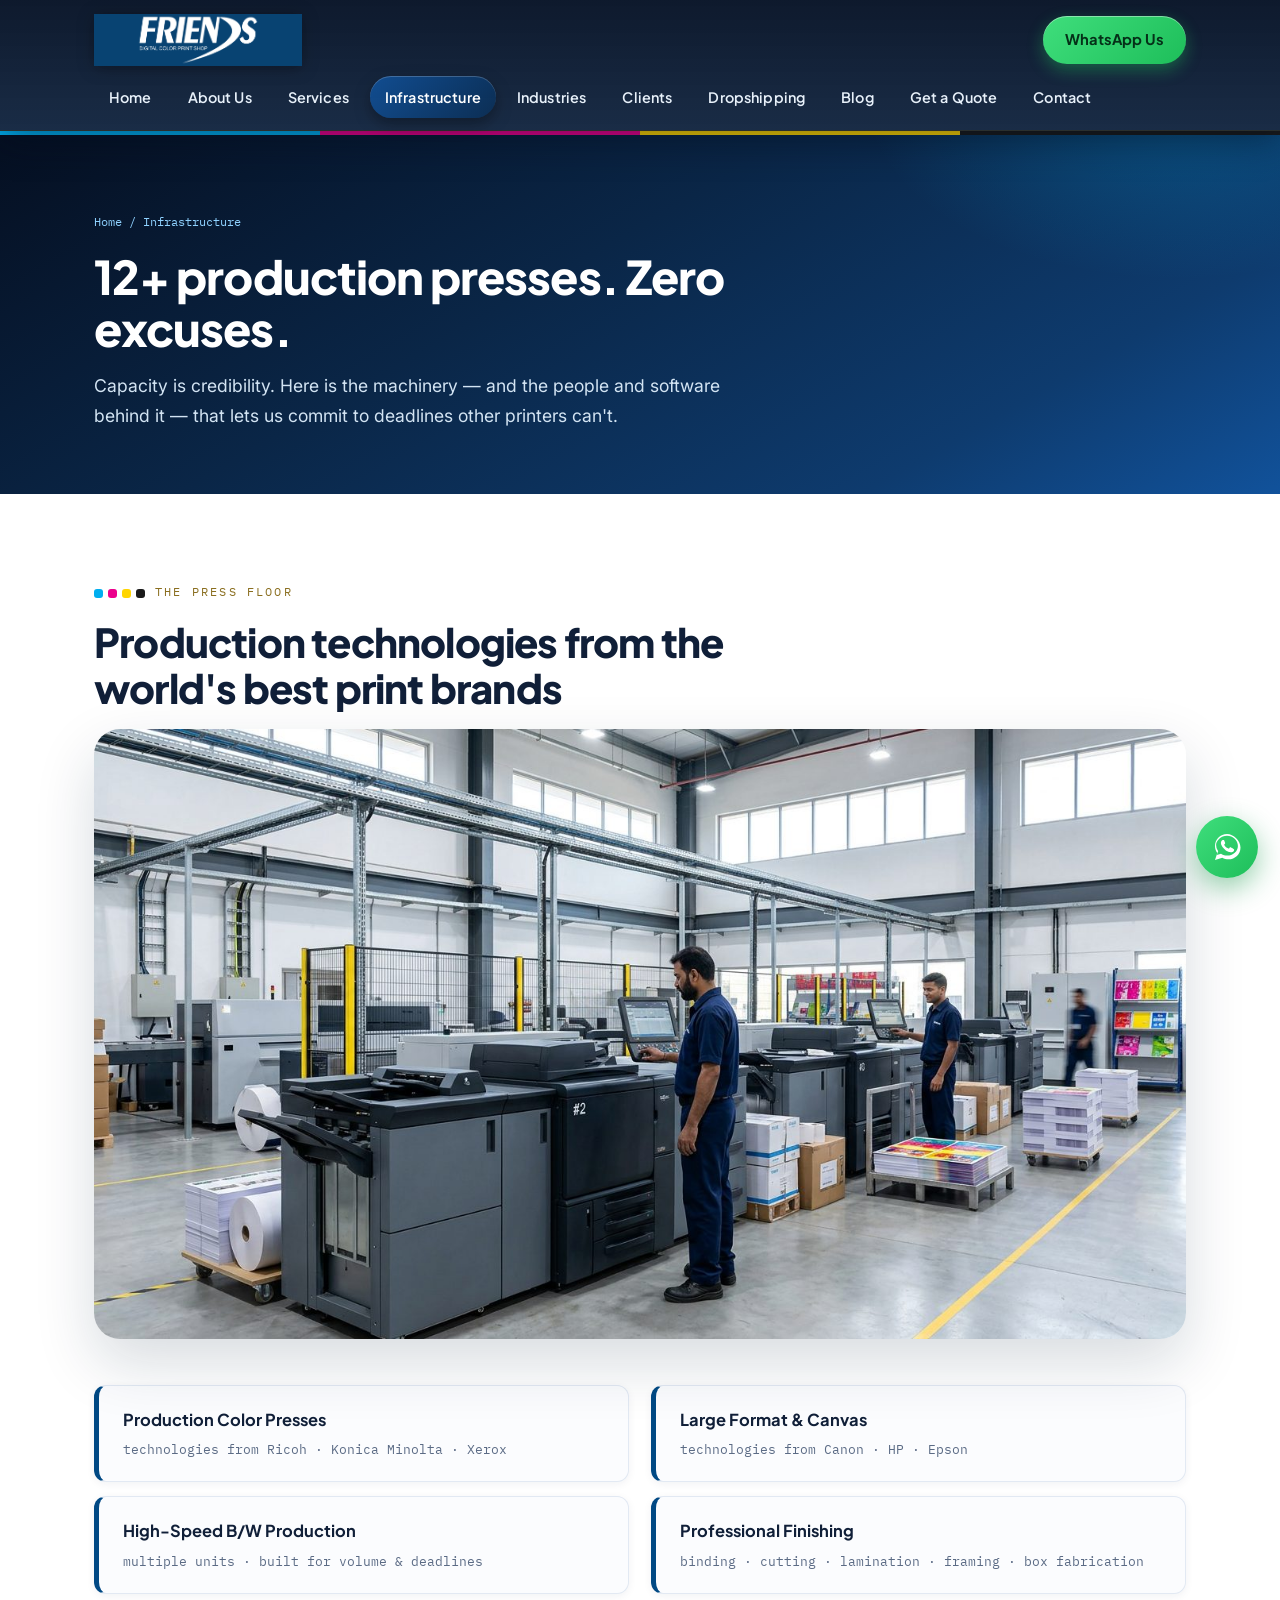
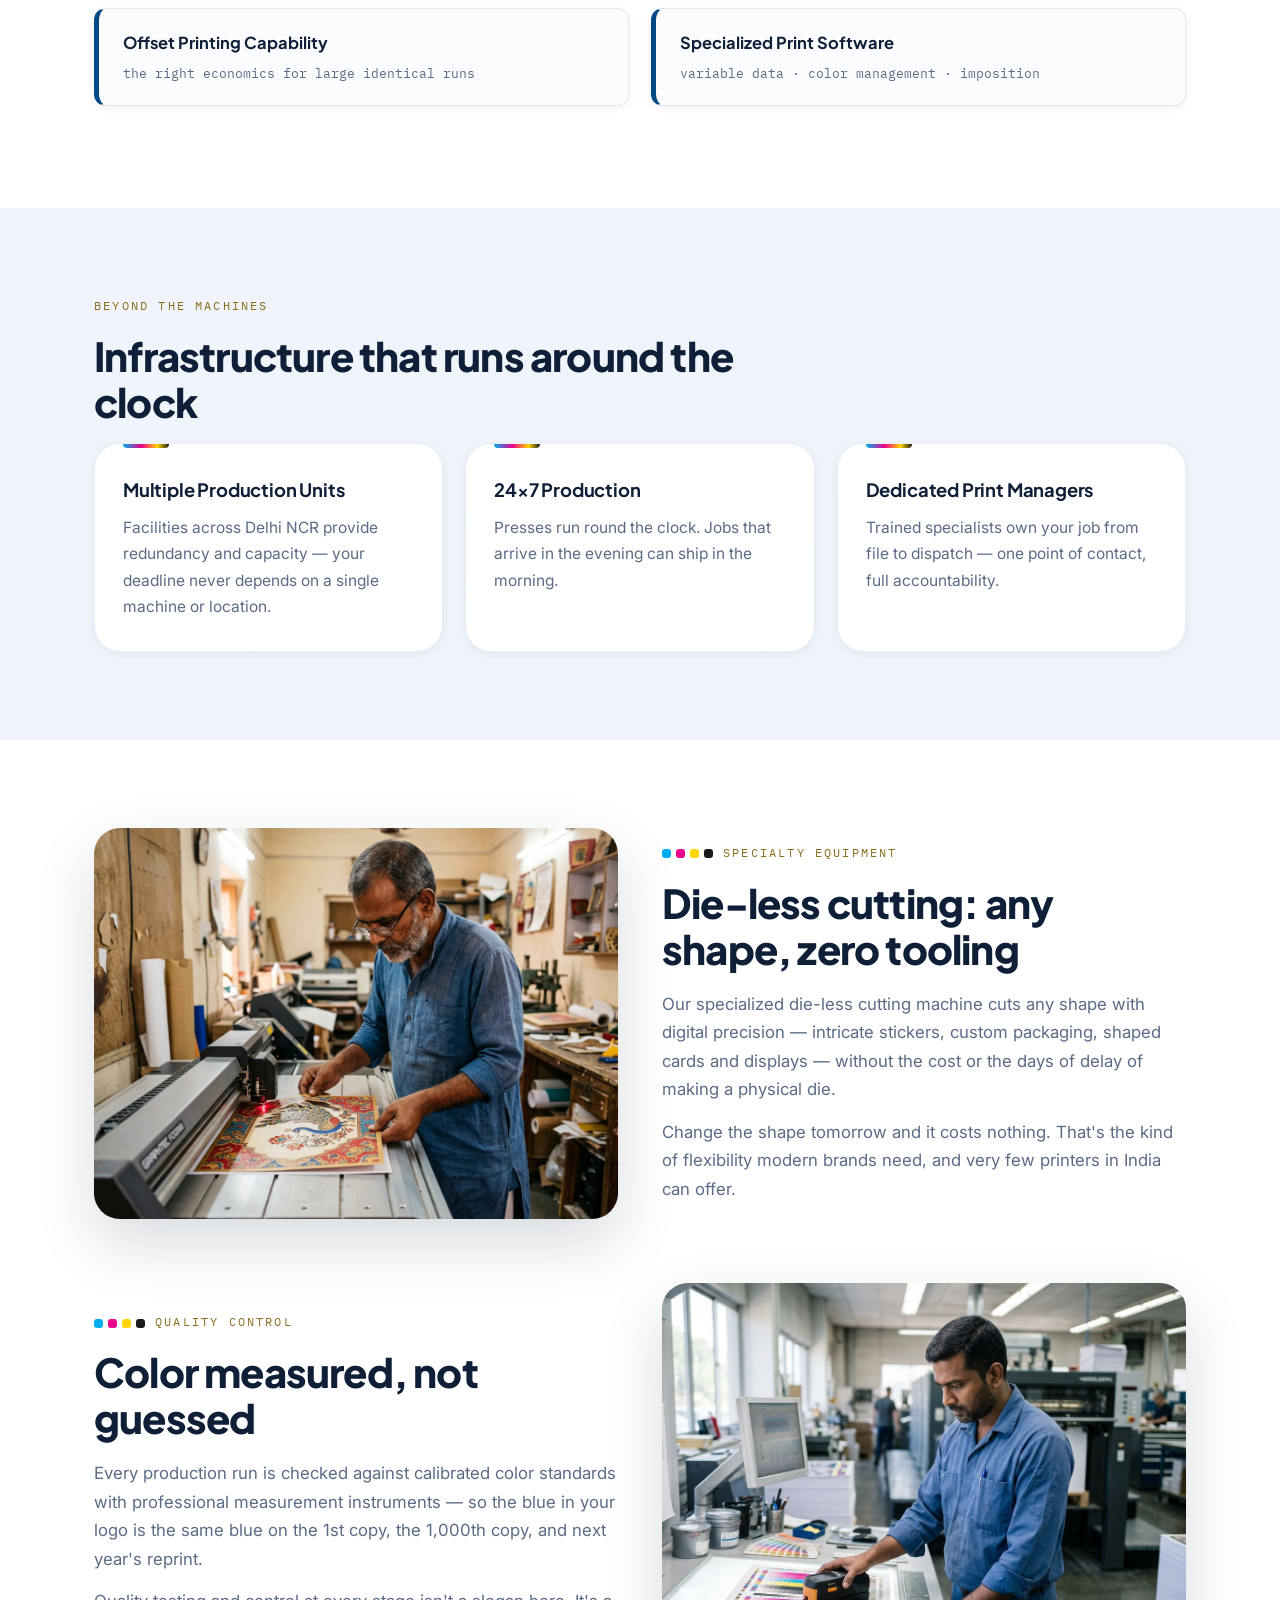
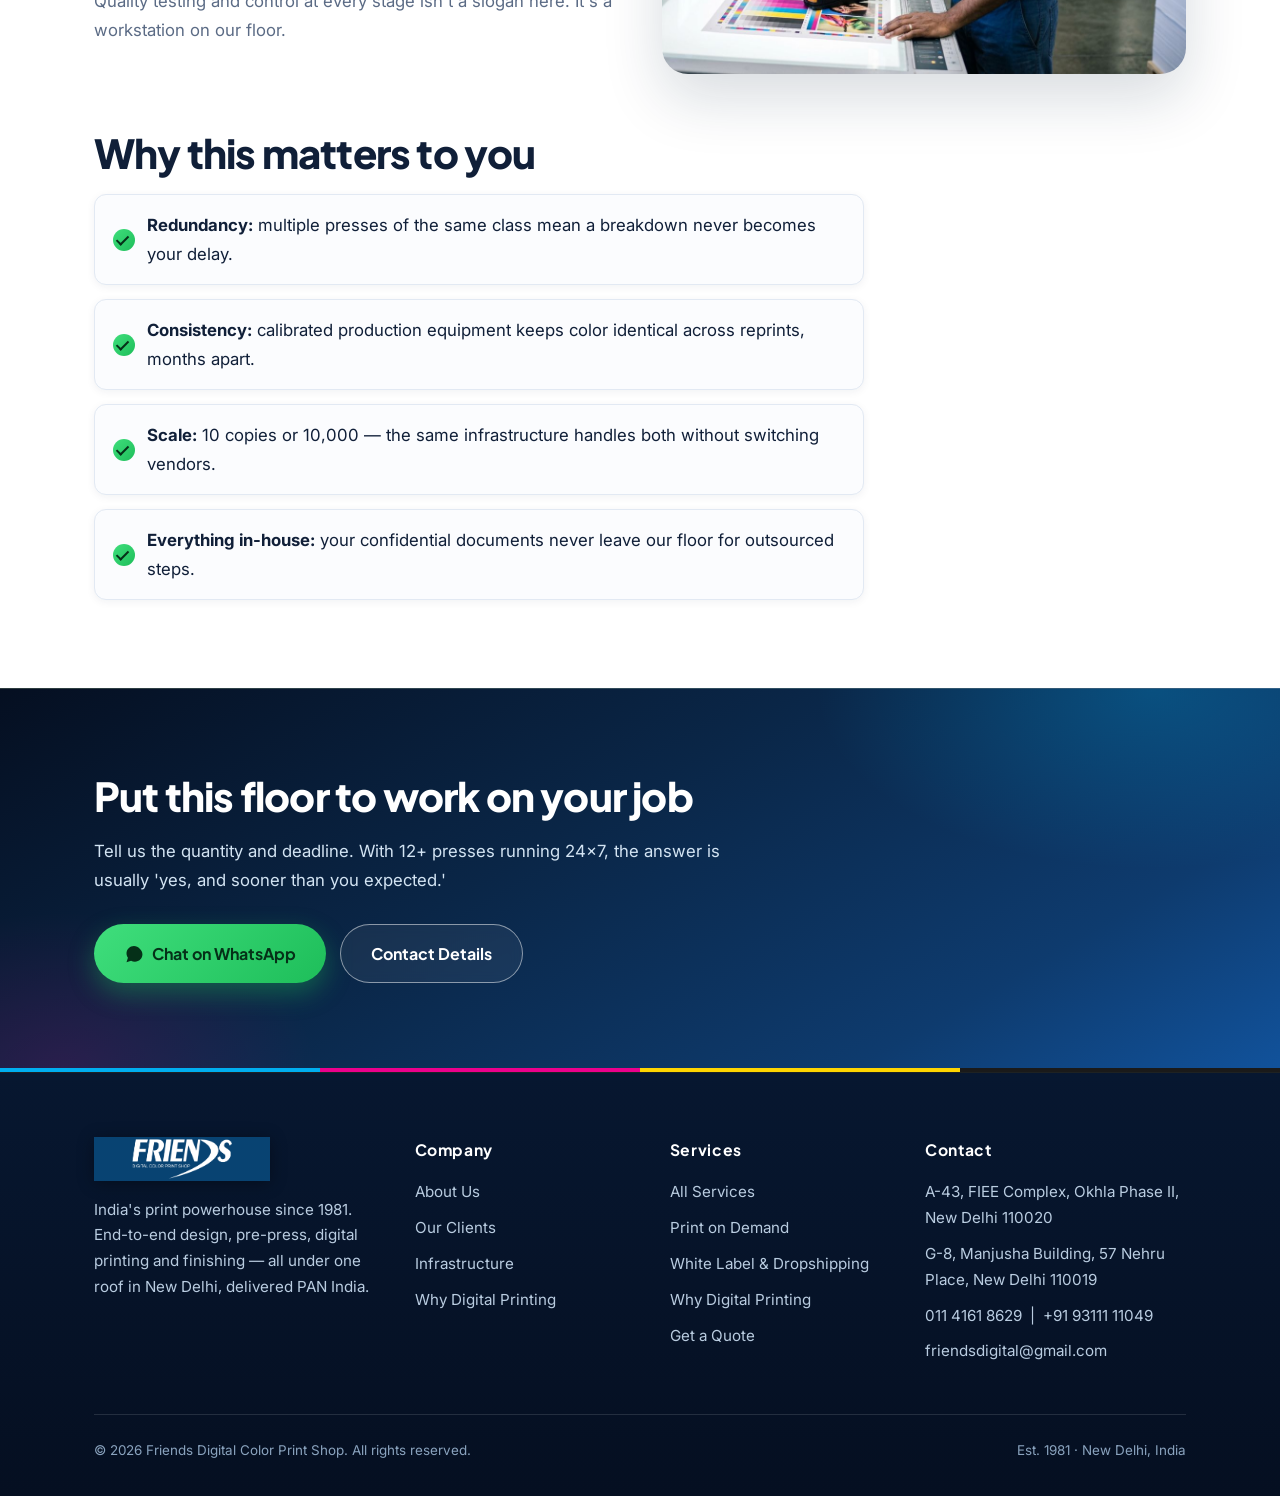
<file: infrastructure.html>
<!DOCTYPE html>
<html lang="en">
<head>
<meta charset="UTF-8">
<meta name="viewport" content="width=device-width, initial-scale=1.0">
<title>Printing Infrastructure & Machines | Friends Digital, Delhi</title>
<meta name="description" content="12+ production-class presses under one roof running technologies from Ricoh, Konica Minolta, Xerox, Canon, HP and Epson, with professional finishing and specialized print software — 24×7 in Delhi NCR.">
<link rel="canonical" href="https://www.friendsprintshop.in/infrastructure.html">
<meta property="og:type" content="website">
<meta property="og:title" content="Printing Infrastructure & Machines | Friends Digital, Delhi">
<meta property="og:description" content="12+ production-class presses under one roof running technologies from Ricoh, Konica Minolta, Xerox, Canon, HP and Epson, with professional finishing and specialized print software — 24×7 in Delhi NCR.">
<meta property="og:url" content="https://www.friendsprintshop.in/infrastructure.html">
<meta property="og:image" content="https://www.friendsprintshop.in/assets/hero.jpg">
<meta property="og:site_name" content="Friends Digital Color Print Shop">
<meta name="twitter:card" content="summary_large_image">
<link rel="icon" type="image/png" href="assets/logo.png">
<link rel="preconnect" href="https://fonts.googleapis.com">
<link rel="preconnect" href="https://fonts.gstatic.com" crossorigin>
<link href="https://fonts.googleapis.com/css2?family=Plus+Jakarta+Sans:wght@500;600;700;800&family=Inter:wght@400;500;600&family=IBM+Plex+Mono:wght@400;600&display=swap" rel="stylesheet">
<link rel="stylesheet" href="css/style.css">
<!-- ANALYTICS: paste your Google tag (gtag.js) snippet here once you create a GA4 property -->
<!-- ANALYTICS: paste your Meta Pixel snippet here before running Instagram/Facebook ads -->

</head>
<body>
<a href="#main" class="skip" style="position:absolute;left:-9999px">Skip to content</a>
<header>
<div class="container nav">
  <div class="nav-top">
    <a class="brand" href="index.html" aria-label="Friends Digital — home"><img src="assets/logo.png" alt="Friends Digital Color Print Shop" width="925" height="231"></a>
    <a class="btn-wa-top" href="https://wa.me/919311111049?text=Hi%20Friends%20Digital%2C%20I%27d%20like%20to%20discuss%20a%20printing%20requirement." target="_blank" rel="noopener">WhatsApp Us</a>
    <button class="nav-toggle" aria-label="Open menu" aria-expanded="false">&#9776;</button>
  </div>
  <nav class="menu" aria-label="Main"><a href="index.html">Home</a><a href="about.html">About Us</a><a href="services.html">Services</a><a href="infrastructure.html" aria-current="page">Infrastructure</a><a href="industries.html">Industries</a><a href="clients.html">Clients</a><a href="dropshipping.html">Dropshipping</a><a href="blog.html">Blog</a><a href="quote.html">Get a Quote</a><a href="contact.html">Contact</a></nav>
</div>
</header>
<div class="cmyk" aria-hidden="true"><span></span><span></span><span></span><span></span></div>
<main id="main">

<section class="page-hero">
<div class="container">
  <span class="crumb"><a href="index.html">Home</a> / Infrastructure</span>
  <h1>12+ production presses. Zero excuses.</h1>
  <p>Capacity is credibility. Here is the machinery — and the people and software behind it — that lets us commit to deadlines other printers can't.</p>
</div>
</section>

<section>
<div class="container">
  <span class="eyebrow"><span class="cmyk-ticks"><i></i><i></i><i></i><i></i></span>The press floor</span>
  <h2>Production technologies from the world's best print brands</h2>
  <div class="img-banner"><img src="assets/pressfloor.jpg" alt="Production-class digital presses on the Friends Digital production floor" loading="lazy"></div>
  <div class="grid grid-2">
    <div>
      <div class="spec"><b>Production Color Presses</b><span>technologies from Ricoh · Konica Minolta · Xerox</span></div>
      <div class="spec"><b>High-Speed B/W Production</b><span>multiple units · built for volume &amp; deadlines</span></div>
      <div class="spec"><b>Offset Printing Capability</b><span>the right economics for large identical runs</span></div>
    </div>
    <div>
      <div class="spec"><b>Large Format &amp; Canvas</b><span>technologies from Canon · HP · Epson</span></div>
      <div class="spec"><b>Professional Finishing</b><span>binding · cutting · lamination · framing · box fabrication</span></div>
      <div class="spec"><b>Specialized Print Software</b><span>variable data · color management · imposition</span></div>
    </div>
  </div>
</div>
</section>

<section class="alt">
<div class="container">
  <span class="eyebrow">Beyond the machines</span>
  <h2>Infrastructure that runs around the clock</h2>
  <div class="grid grid-3">
    <div class="card"><h3>Multiple Production Units</h3><p>Facilities across Delhi NCR provide redundancy and capacity — your deadline never depends on a single machine or location.</p></div>
    <div class="card"><h3>24×7 Production</h3><p>Presses run round the clock. Jobs that arrive in the evening can ship in the morning.</p></div>
    <div class="card"><h3>Dedicated Print Managers</h3><p>Trained specialists own your job from file to dispatch — one point of contact, full accountability.</p></div>
  </div>
</div>
</section>

<section>
<div class="container">
  <div class="split" style="margin-bottom:64px">
    <figure><img src="assets/cutting.jpg" alt="Craftsman operating a precision die-less cutting machine cutting an intricate printed shape" loading="lazy"></figure>
    <div>
      <span class="eyebrow"><span class="cmyk-ticks"><i></i><i></i><i></i><i></i></span>Specialty equipment</span>
      <h2>Die-less cutting: any shape, zero tooling</h2>
      <p style="color:var(--steel);margin-bottom:14px">Our specialized die-less cutting machine cuts any shape with digital precision — intricate stickers, custom packaging, shaped cards and displays — without the cost or the days of delay of making a physical die.</p>
      <p style="color:var(--steel)">Change the shape tomorrow and it costs nothing. That's the kind of flexibility modern brands need, and very few printers in India can offer.</p>
    </div>
  </div>
  <div class="split" style="margin-bottom:56px">
    <div>
      <span class="eyebrow"><span class="cmyk-ticks"><i></i><i></i><i></i><i></i></span>Quality control</span>
      <h2>Color measured, not guessed</h2>
      <p style="color:var(--steel);margin-bottom:14px">Every production run is checked against calibrated color standards with professional measurement instruments — so the blue in your logo is the same blue on the 1st copy, the 1,000th copy, and next year's reprint.</p>
      <p style="color:var(--steel)">Quality testing and control at every stage isn't a slogan here. It's a workstation on our floor.</p>
    </div>
    <figure><img src="assets/calibrate.jpg" alt="Print technician measuring color accuracy with a spectrophotometer on a printed sheet" loading="lazy"></figure>
  </div>
  <h2>Why this matters to you</h2>
  <ul class="checks">
    <li><b>Redundancy:</b> multiple presses of the same class mean a breakdown never becomes your delay.</li>
    <li><b>Consistency:</b> calibrated production equipment keeps color identical across reprints, months apart.</li>
    <li><b>Scale:</b> 10 copies or 10,000 — the same infrastructure handles both without switching vendors.</li>
    <li><b>Everything in-house:</b> your confidential documents never leave our floor for outsourced steps.</li>
  </ul>
</div>
</section>

<section class="cta-band">
<div class="container">
  <h2>Put this floor to work on your job</h2>
  <p>Tell us the quantity and deadline. With 12+ presses running 24×7, the answer is usually 'yes, and sooner than you expected.'</p>
  <div class="btn-row">
    <a class="btn btn-wa" href="https://wa.me/919311111049?text=Hi%20Friends%20Digital%2C%20I%27d%20like%20to%20discuss%20a%20printing%20requirement." target="_blank" rel="noopener">Chat on WhatsApp</a>
    <a class="btn btn-ghost" href="contact.html">Contact Details</a>
  </div>
</div>
</section>

</main>
<div class="cmyk" aria-hidden="true"><span></span><span></span><span></span><span></span></div>
<footer>
<div class="container">
  <div class="fgrid">
    <div>
      <div class="brand"><img src="assets/logo.png" alt="Friends Digital" width="376" height="91"></div>
      <p>India's print powerhouse since 1981. End-to-end design, pre-press, digital printing and finishing — all under one roof in New Delhi, delivered PAN India.</p>
    </div>
    <div>
      <h4>Company</h4>
      <ul>
        <li><a href="about.html">About Us</a></li>
        <li><a href="clients.html">Our Clients</a></li>
        <li><a href="infrastructure.html">Infrastructure</a></li>
        <li><a href="why-digital-printing.html">Why Digital Printing</a></li>
      </ul>
    </div>
    <div>
      <h4>Services</h4>
      <ul>
        <li><a href="services.html">All Services</a></li>
        <li><a href="print-on-demand.html">Print on Demand</a></li>
        <li><a href="dropshipping.html">White Label &amp; Dropshipping</a></li>
        <li><a href="why-digital-printing.html">Why Digital Printing</a></li>
        <li><a href="quote.html">Get a Quote</a></li>
      </ul>
    </div>
    <div>
      <h4>Contact</h4>
      <ul>
        <li>A-43, FIEE Complex, Okhla Phase II, New Delhi 110020</li>
        <li>G-8, Manjusha Building, 57 Nehru Place, New Delhi 110019</li>
        <li><a href="tel:+911141618629">011 4161 8629</a> &nbsp;|&nbsp; <a href="tel:+919311111049">+91 93111 11049</a></li>
        <li><a href="mailto:friendsdigital@gmail.com">friendsdigital@gmail.com</a></li>
      </ul>
    </div>
  </div>
  <div class="legal">
    <span>&copy; 2026 Friends Digital Color Print Shop. All rights reserved.</span>
    <span>Est. 1981 &middot; New Delhi, India</span>
  </div>
</div>
</footer>
<a class="wa-float" href="https://wa.me/919311111049?text=Hi%20Friends%20Digital%2C%20I%27d%20like%20to%20discuss%20a%20printing%20requirement." target="_blank" rel="noopener" aria-label="Chat with us on WhatsApp"><svg viewBox="0 0 32 32" aria-hidden="true"><path d="M16 3C9.4 3 4 8.3 4 14.9c0 2.6.8 5 2.3 7L4 29l7.3-2.3c1.9 1 4 1.6 6.2 1.6 6.6 0 12-5.3 12-11.9S22.6 3 16 3zm0 21.6c-2 0-3.9-.6-5.6-1.6l-.4-.2-4.1 1.3 1.3-4-.3-.4a9.6 9.6 0 0 1-1.8-5.7C5.1 9.5 10 4.7 16 4.7s10.9 4.8 10.9 10.2S22 24.6 16 24.6zm5.5-7.4c-.3-.2-1.8-.9-2-1-.3-.1-.5-.2-.7.2-.2.3-.8 1-.9 1.1-.2.2-.3.2-.6.1-.3-.2-1.3-.5-2.4-1.5-.9-.8-1.5-1.8-1.7-2.1-.2-.3 0-.5.1-.6l.5-.5c.1-.2.2-.3.3-.5.1-.2 0-.4 0-.6l-.9-2.3c-.2-.6-.5-.5-.7-.5h-.6c-.2 0-.6.1-.9.4-.3.3-1.1 1.1-1.1 2.7s1.2 3.1 1.3 3.3c.2.2 2.3 3.6 5.7 5 .8.3 1.4.5 1.9.7.8.2 1.5.2 2.1.1.6-.1 1.8-.7 2-1.4.3-.7.3-1.3.2-1.4-.1-.2-.3-.3-.6-.4z"/></svg></a>
<script src="js/main.js"></script>
</body>
</html>
</file>
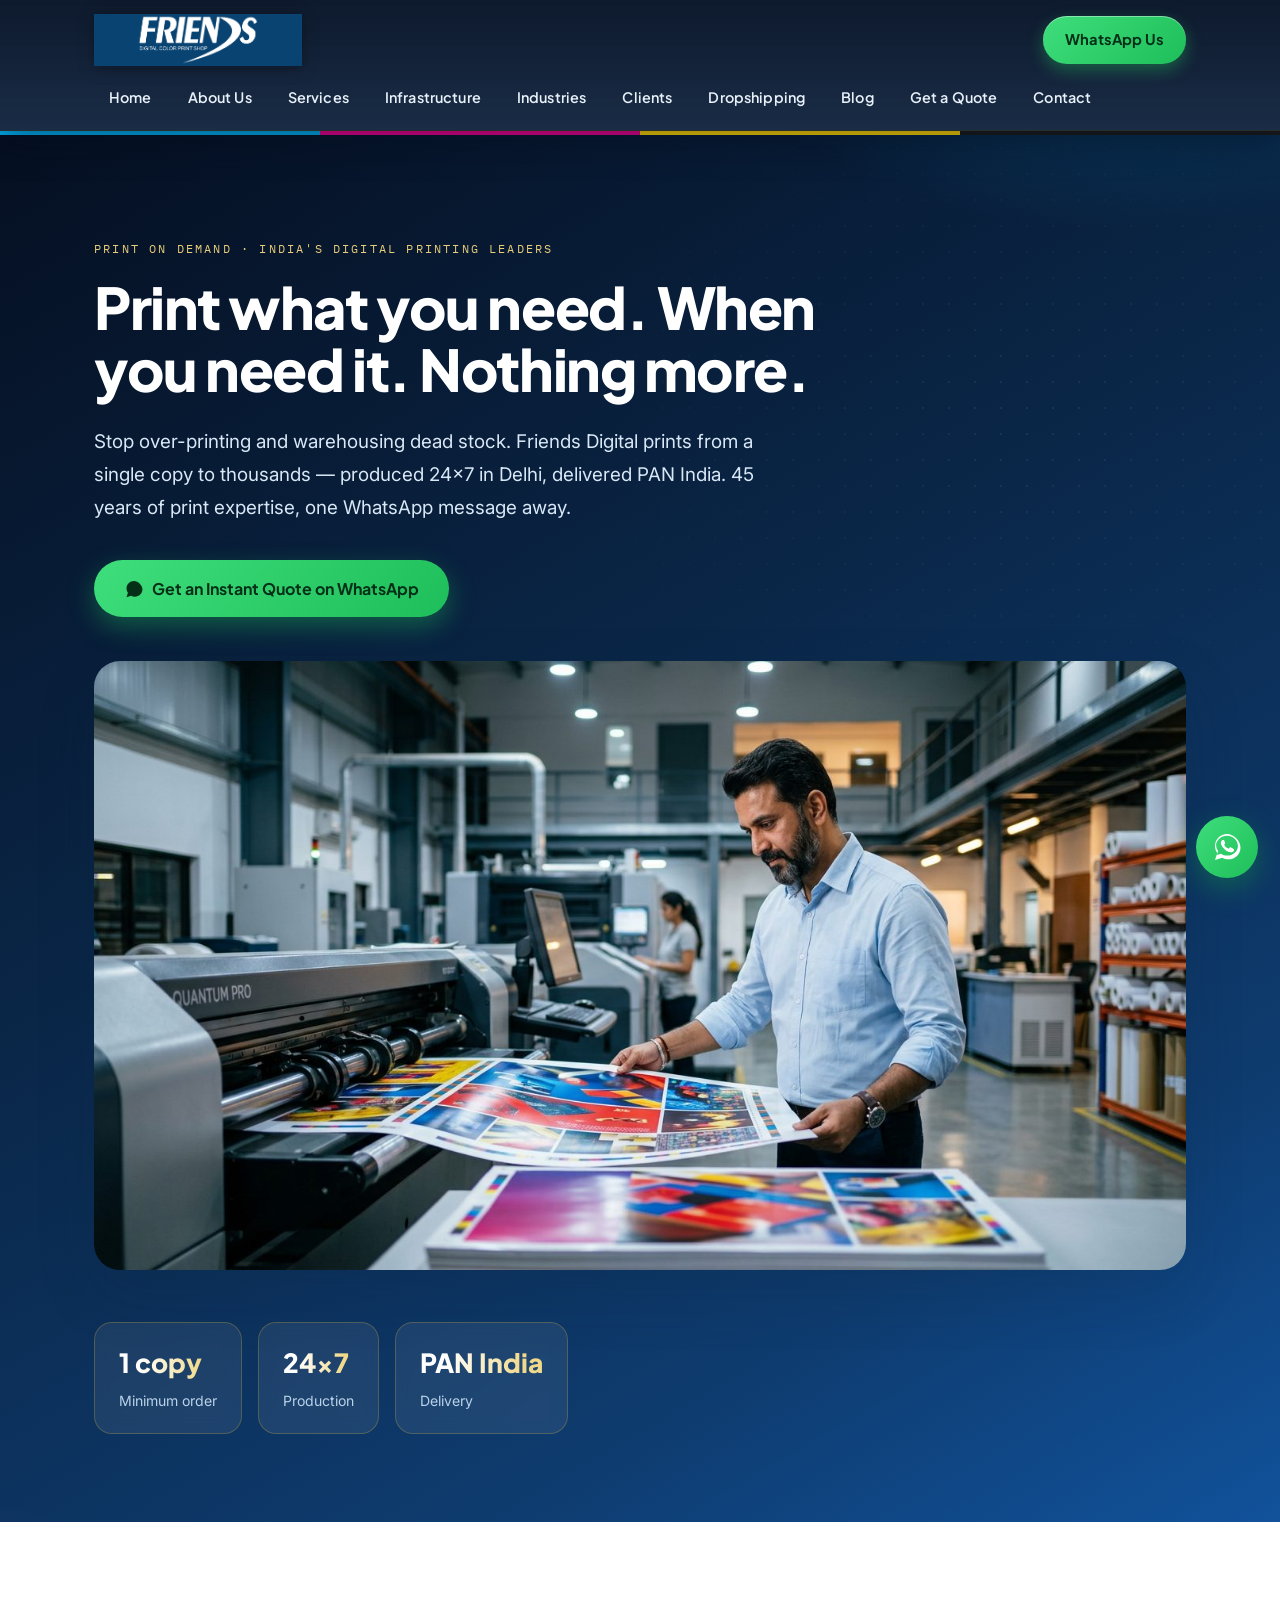
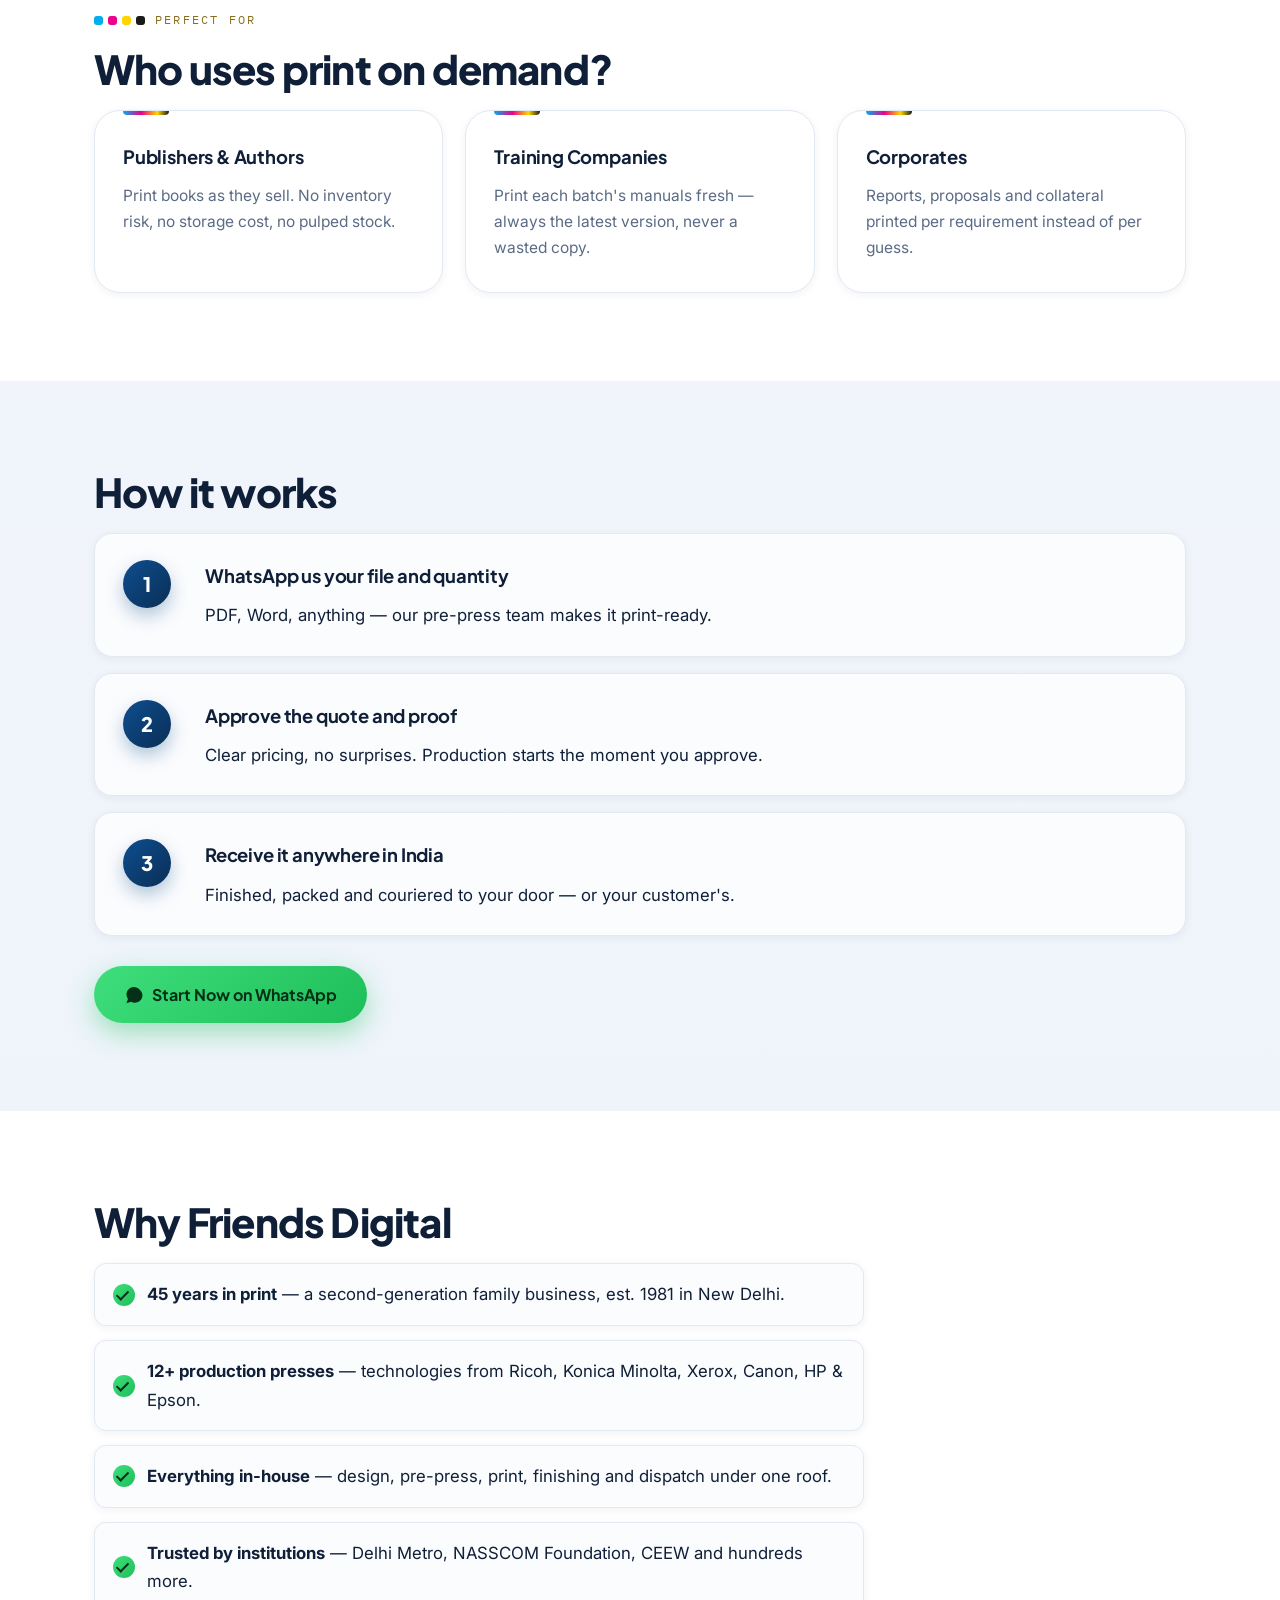
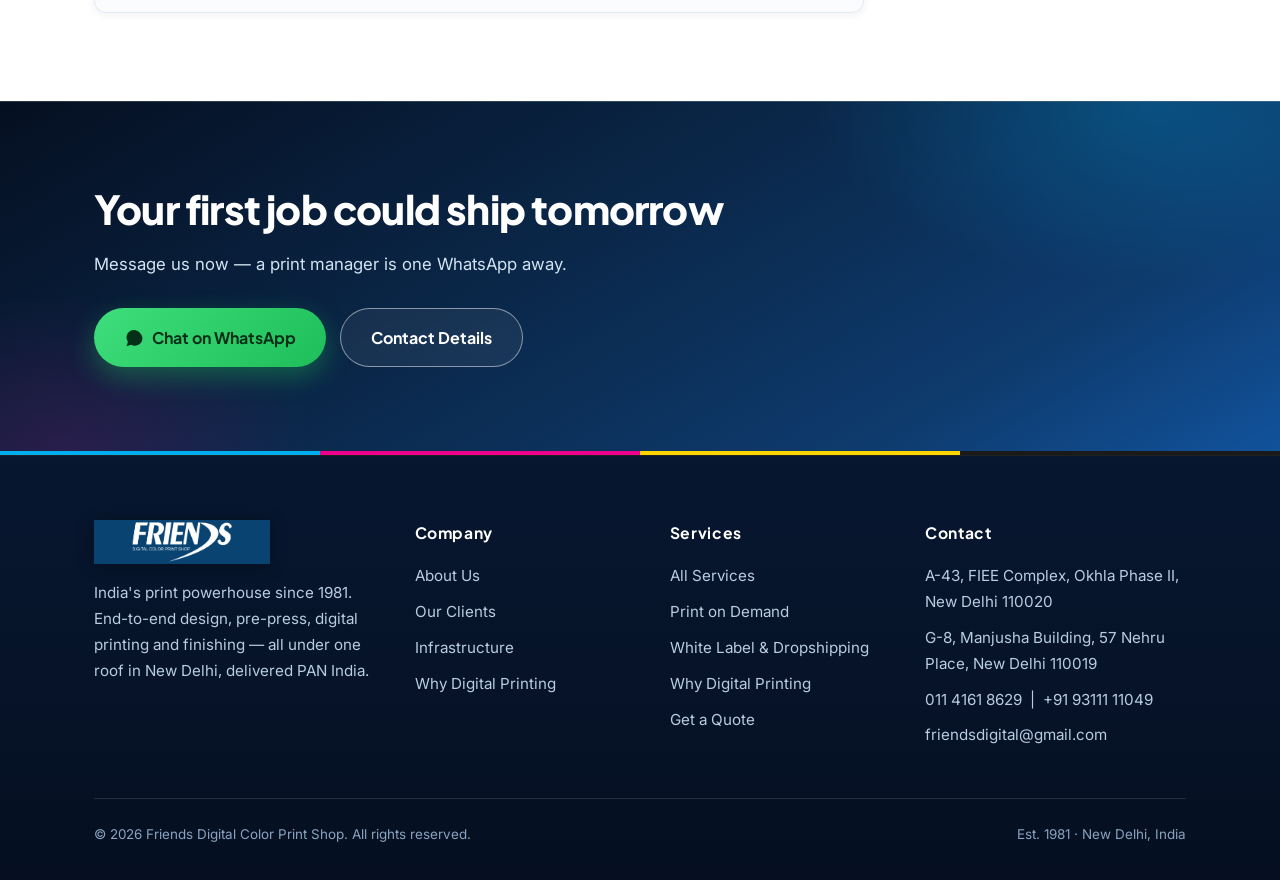
<file: print-on-demand.html>
<!DOCTYPE html>
<html lang="en">
<head>
<meta charset="UTF-8">
<meta name="viewport" content="width=device-width, initial-scale=1.0">
<title>Print on Demand in India | No Minimums, PAN-India Delivery | Friends Digital</title>
<meta name="description" content="Print on demand from India's digital printing leaders: print from 1 copy, zero warehousing, 24×7 production in Delhi, delivered anywhere in India. Get a WhatsApp quote in minutes.">
<link rel="canonical" href="https://www.friendsprintshop.in/print-on-demand.html">
<meta property="og:type" content="website">
<meta property="og:title" content="Print on Demand in India | No Minimums, PAN-India Delivery | Friends Digital">
<meta property="og:description" content="Print on demand from India's digital printing leaders: print from 1 copy, zero warehousing, 24×7 production in Delhi, delivered anywhere in India. Get a WhatsApp quote in minutes.">
<meta property="og:url" content="https://www.friendsprintshop.in/print-on-demand.html">
<meta property="og:image" content="https://www.friendsprintshop.in/assets/hero.jpg">
<meta property="og:site_name" content="Friends Digital Color Print Shop">
<meta name="twitter:card" content="summary_large_image">
<link rel="icon" type="image/png" href="assets/logo.png">
<link rel="preconnect" href="https://fonts.googleapis.com">
<link rel="preconnect" href="https://fonts.gstatic.com" crossorigin>
<link href="https://fonts.googleapis.com/css2?family=Plus+Jakarta+Sans:wght@500;600;700;800&family=Inter:wght@400;500;600&family=IBM+Plex+Mono:wght@400;600&display=swap" rel="stylesheet">
<link rel="stylesheet" href="css/style.css">
<!-- ANALYTICS: paste your Google tag (gtag.js) snippet here once you create a GA4 property -->
<!-- ANALYTICS: paste your Meta Pixel snippet here before running Instagram/Facebook ads -->

</head>
<body>
<a href="#main" class="skip" style="position:absolute;left:-9999px">Skip to content</a>
<header>
<div class="container nav">
  <div class="nav-top">
    <a class="brand" href="index.html" aria-label="Friends Digital — home"><img src="assets/logo.png" alt="Friends Digital Color Print Shop" width="925" height="231"></a>
    <a class="btn-wa-top" href="https://wa.me/919311111049?text=Hi%20Friends%20Digital%2C%20I%27d%20like%20to%20discuss%20a%20printing%20requirement." target="_blank" rel="noopener">WhatsApp Us</a>
    <button class="nav-toggle" aria-label="Open menu" aria-expanded="false">&#9776;</button>
  </div>
  <nav class="menu" aria-label="Main"><a href="index.html">Home</a><a href="about.html">About Us</a><a href="services.html">Services</a><a href="infrastructure.html">Infrastructure</a><a href="industries.html">Industries</a><a href="clients.html">Clients</a><a href="dropshipping.html">Dropshipping</a><a href="blog.html">Blog</a><a href="quote.html">Get a Quote</a><a href="contact.html">Contact</a></nav>
</div>
</header>
<div class="cmyk" aria-hidden="true"><span></span><span></span><span></span><span></span></div>
<main id="main">

<section class="hero">
<div class="container">
  <span class="eyebrow">Print on Demand &middot; India's Digital Printing Leaders</span>
  <h1>Print what you need. When you need it. Nothing more.</h1>
  <p class="lead">Stop over-printing and warehousing dead stock. Friends Digital prints from a single copy to thousands — produced 24×7 in Delhi, delivered PAN India. 45 years of print expertise, one WhatsApp message away.</p>
  <div class="btn-row">
    <a class="btn btn-wa" href="https://wa.me/919311111049?text=Hi%20Friends%20Digital%2C%20I%27d%20like%20to%20discuss%20a%20printing%20requirement." target="_blank" rel="noopener">Get an Instant Quote on WhatsApp</a>
  </div>
  <div class="img-banner" style="margin-top:44px;margin-bottom:0"><img src="assets/hero.jpg" alt="Quality check of printed sheets at Friends Digital production facility" loading="lazy"></div>
  <div class="hero-stats">
    <div><strong>1 copy</strong><span>Minimum order</span></div>
    <div><strong>24×7</strong><span>Production</span></div>
    <div><strong>PAN India</strong><span>Delivery</span></div>
  </div>
</div>
</section>

<section>
<div class="container">
  <span class="eyebrow"><span class="cmyk-ticks"><i></i><i></i><i></i><i></i></span>Perfect for</span>
  <h2>Who uses print on demand?</h2>
  <div class="grid grid-3">
    <div class="card"><h3>Publishers &amp; Authors</h3><p>Print books as they sell. No inventory risk, no storage cost, no pulped stock.</p></div>
    <div class="card"><h3>Training Companies</h3><p>Print each batch's manuals fresh — always the latest version, never a wasted copy.</p></div>
    <div class="card"><h3>Corporates</h3><p>Reports, proposals and collateral printed per requirement instead of per guess.</p></div>
  </div>
</div>
</section>

<section class="alt">
<div class="container">
  <h2>How it works</h2>
  <div class="steps">
    <div class="step"><div><h3>WhatsApp us your file and quantity</h3><p>PDF, Word, anything — our pre-press team makes it print-ready.</p></div></div>
    <div class="step"><div><h3>Approve the quote and proof</h3><p>Clear pricing, no surprises. Production starts the moment you approve.</p></div></div>
    <div class="step"><div><h3>Receive it anywhere in India</h3><p>Finished, packed and couriered to your door — or your customer's.</p></div></div>
  </div>
  <div class="btn-row" style="margin-top:30px"><a class="btn btn-wa" href="https://wa.me/919311111049?text=Hi%20Friends%20Digital%2C%20I%27d%20like%20to%20discuss%20a%20printing%20requirement." target="_blank" rel="noopener">Start Now on WhatsApp</a></div>
</div>
</section>

<section>
<div class="container">
  <h2>Why Friends Digital</h2>
  <ul class="checks">
    <li><b>45 years in print</b> — a second-generation family business, est. 1981 in New Delhi.</li>
    <li><b>12+ production presses</b> — technologies from Ricoh, Konica Minolta, Xerox, Canon, HP &amp; Epson.</li>
    <li><b>Everything in-house</b> — design, pre-press, print, finishing and dispatch under one roof.</li>
    <li><b>Trusted by institutions</b> — Delhi Metro, NASSCOM Foundation, CEEW and hundreds more.</li>
  </ul>
</div>
</section>

<section class="cta-band">
<div class="container">
  <h2>Your first job could ship tomorrow</h2>
  <p>Message us now — a print manager is one WhatsApp away.</p>
  <div class="btn-row">
    <a class="btn btn-wa" href="https://wa.me/919311111049?text=Hi%20Friends%20Digital%2C%20I%27d%20like%20to%20discuss%20a%20printing%20requirement." target="_blank" rel="noopener">Chat on WhatsApp</a>
    <a class="btn btn-ghost" href="contact.html">Contact Details</a>
  </div>
</div>
</section>

</main>
<div class="cmyk" aria-hidden="true"><span></span><span></span><span></span><span></span></div>
<footer>
<div class="container">
  <div class="fgrid">
    <div>
      <div class="brand"><img src="assets/logo.png" alt="Friends Digital" width="376" height="91"></div>
      <p>India's print powerhouse since 1981. End-to-end design, pre-press, digital printing and finishing — all under one roof in New Delhi, delivered PAN India.</p>
    </div>
    <div>
      <h4>Company</h4>
      <ul>
        <li><a href="about.html">About Us</a></li>
        <li><a href="clients.html">Our Clients</a></li>
        <li><a href="infrastructure.html">Infrastructure</a></li>
        <li><a href="why-digital-printing.html">Why Digital Printing</a></li>
      </ul>
    </div>
    <div>
      <h4>Services</h4>
      <ul>
        <li><a href="services.html">All Services</a></li>
        <li><a href="print-on-demand.html">Print on Demand</a></li>
        <li><a href="dropshipping.html">White Label &amp; Dropshipping</a></li>
        <li><a href="why-digital-printing.html">Why Digital Printing</a></li>
        <li><a href="quote.html">Get a Quote</a></li>
      </ul>
    </div>
    <div>
      <h4>Contact</h4>
      <ul>
        <li>A-43, FIEE Complex, Okhla Phase II, New Delhi 110020</li>
        <li>G-8, Manjusha Building, 57 Nehru Place, New Delhi 110019</li>
        <li><a href="tel:+911141618629">011 4161 8629</a> &nbsp;|&nbsp; <a href="tel:+919311111049">+91 93111 11049</a></li>
        <li><a href="mailto:friendsdigital@gmail.com">friendsdigital@gmail.com</a></li>
      </ul>
    </div>
  </div>
  <div class="legal">
    <span>&copy; 2026 Friends Digital Color Print Shop. All rights reserved.</span>
    <span>Est. 1981 &middot; New Delhi, India</span>
  </div>
</div>
</footer>
<a class="wa-float" href="https://wa.me/919311111049?text=Hi%20Friends%20Digital%2C%20I%27d%20like%20to%20discuss%20a%20printing%20requirement." target="_blank" rel="noopener" aria-label="Chat with us on WhatsApp"><svg viewBox="0 0 32 32" aria-hidden="true"><path d="M16 3C9.4 3 4 8.3 4 14.9c0 2.6.8 5 2.3 7L4 29l7.3-2.3c1.9 1 4 1.6 6.2 1.6 6.6 0 12-5.3 12-11.9S22.6 3 16 3zm0 21.6c-2 0-3.9-.6-5.6-1.6l-.4-.2-4.1 1.3 1.3-4-.3-.4a9.6 9.6 0 0 1-1.8-5.7C5.1 9.5 10 4.7 16 4.7s10.9 4.8 10.9 10.2S22 24.6 16 24.6zm5.5-7.4c-.3-.2-1.8-.9-2-1-.3-.1-.5-.2-.7.2-.2.3-.8 1-.9 1.1-.2.2-.3.2-.6.1-.3-.2-1.3-.5-2.4-1.5-.9-.8-1.5-1.8-1.7-2.1-.2-.3 0-.5.1-.6l.5-.5c.1-.2.2-.3.3-.5.1-.2 0-.4 0-.6l-.9-2.3c-.2-.6-.5-.5-.7-.5h-.6c-.2 0-.6.1-.9.4-.3.3-1.1 1.1-1.1 2.7s1.2 3.1 1.3 3.3c.2.2 2.3 3.6 5.7 5 .8.3 1.4.5 1.9.7.8.2 1.5.2 2.1.1.6-.1 1.8-.7 2-1.4.3-.7.3-1.3.2-1.4-.1-.2-.3-.3-.6-.4z"/></svg></a>
<script src="js/main.js"></script>
</body>
</html>
</file>
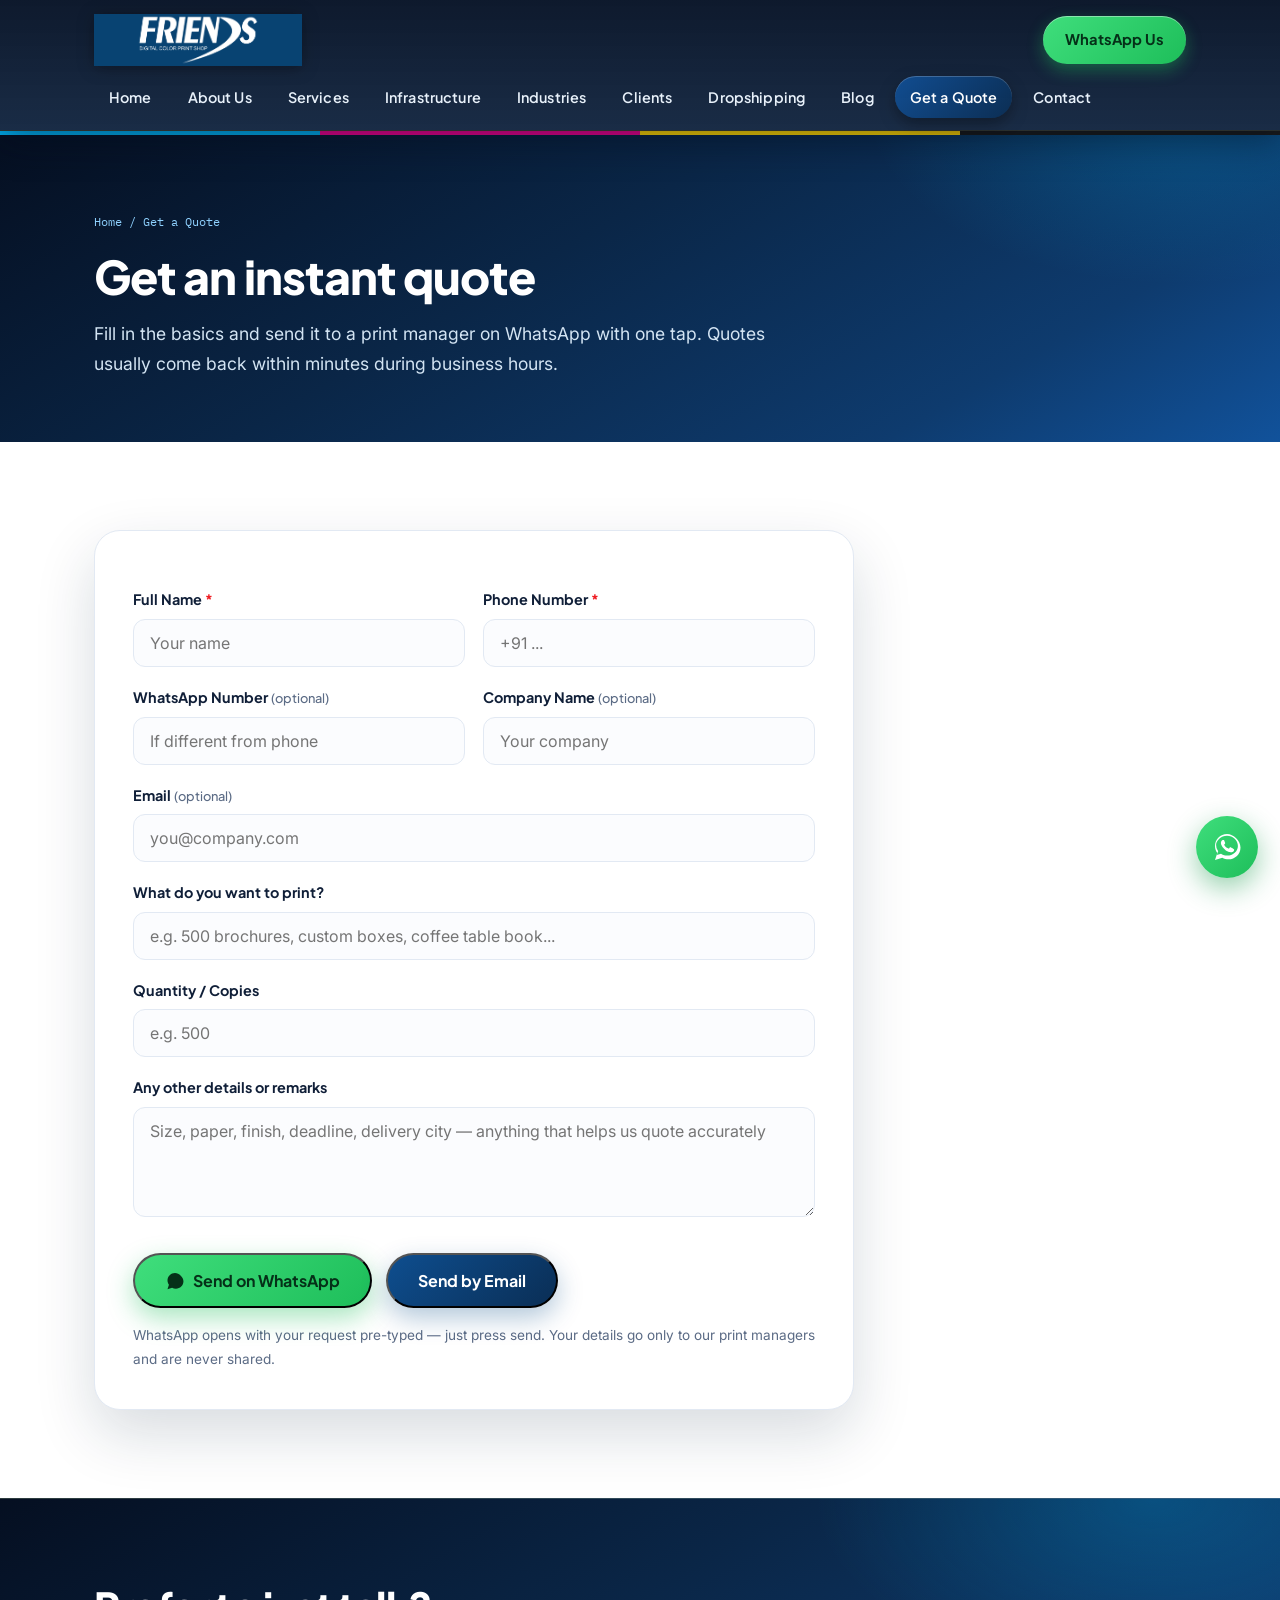
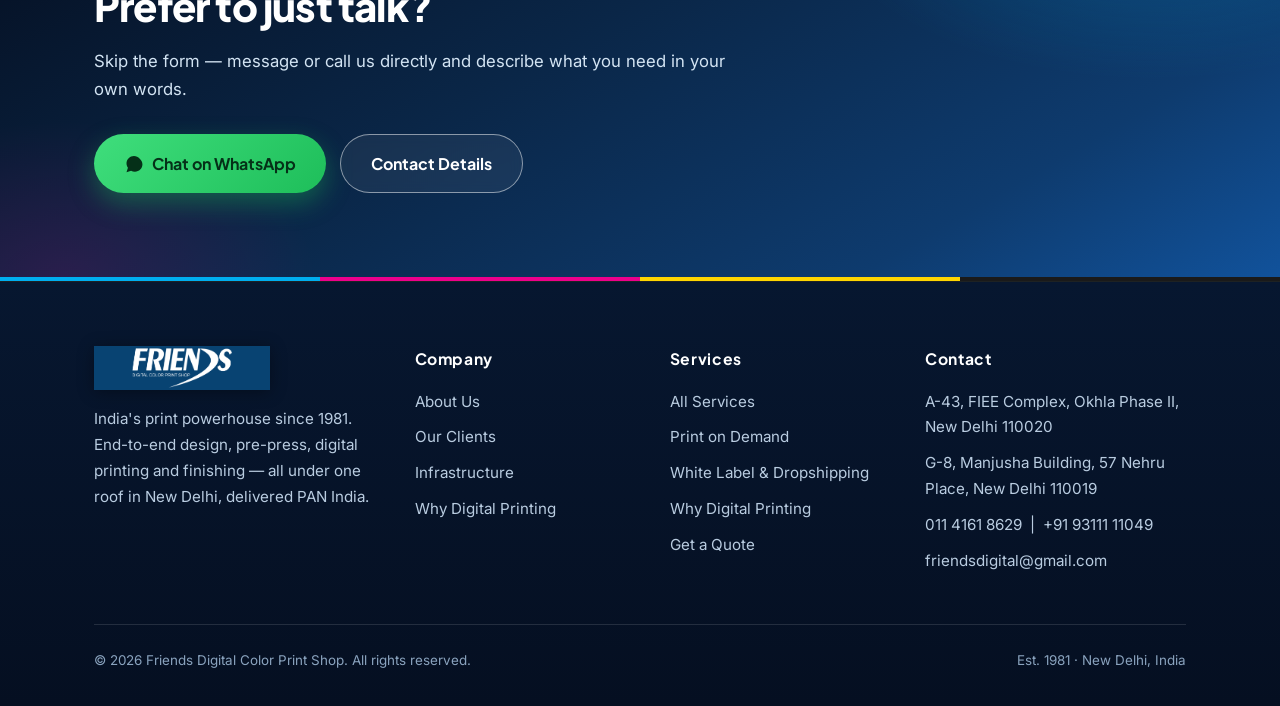
<file: quote.html>
<!DOCTYPE html>
<html lang="en">
<head>
<meta charset="UTF-8">
<meta name="viewport" content="width=device-width, initial-scale=1.0">
<title>Get an Instant Printing Quote | Friends Digital, Delhi</title>
<meta name="description" content="Get an instant printing quote from Friends Digital. Tell us what you need printed and the quantity — send it straight to our print managers on WhatsApp and get pricing fast.">
<link rel="canonical" href="https://www.friendsprintshop.in/quote.html">
<meta property="og:type" content="website">
<meta property="og:title" content="Get an Instant Printing Quote | Friends Digital, Delhi">
<meta property="og:description" content="Get an instant printing quote from Friends Digital. Tell us what you need printed and the quantity — send it straight to our print managers on WhatsApp and get pricing fast.">
<meta property="og:url" content="https://www.friendsprintshop.in/quote.html">
<meta property="og:image" content="https://www.friendsprintshop.in/assets/hero.jpg">
<meta property="og:site_name" content="Friends Digital Color Print Shop">
<meta name="twitter:card" content="summary_large_image">
<link rel="icon" type="image/png" href="assets/logo.png">
<link rel="preconnect" href="https://fonts.googleapis.com">
<link rel="preconnect" href="https://fonts.gstatic.com" crossorigin>
<link href="https://fonts.googleapis.com/css2?family=Plus+Jakarta+Sans:wght@500;600;700;800&family=Inter:wght@400;500;600&family=IBM+Plex+Mono:wght@400;600&display=swap" rel="stylesheet">
<link rel="stylesheet" href="css/style.css">
<!-- ANALYTICS: paste your Google tag (gtag.js) snippet here once you create a GA4 property -->
<!-- ANALYTICS: paste your Meta Pixel snippet here before running Instagram/Facebook ads -->

</head>
<body>
<a href="#main" class="skip" style="position:absolute;left:-9999px">Skip to content</a>
<header>
<div class="container nav">
  <div class="nav-top">
    <a class="brand" href="index.html" aria-label="Friends Digital — home"><img src="assets/logo.png" alt="Friends Digital Color Print Shop" width="925" height="231"></a>
    <a class="btn-wa-top" href="https://wa.me/919311111049?text=Hi%20Friends%20Digital%2C%20I%27d%20like%20to%20discuss%20a%20printing%20requirement." target="_blank" rel="noopener">WhatsApp Us</a>
    <button class="nav-toggle" aria-label="Open menu" aria-expanded="false">&#9776;</button>
  </div>
  <nav class="menu" aria-label="Main"><a href="index.html">Home</a><a href="about.html">About Us</a><a href="services.html">Services</a><a href="infrastructure.html">Infrastructure</a><a href="industries.html">Industries</a><a href="clients.html">Clients</a><a href="dropshipping.html">Dropshipping</a><a href="blog.html">Blog</a><a href="quote.html" aria-current="page">Get a Quote</a><a href="contact.html">Contact</a></nav>
</div>
</header>
<div class="cmyk" aria-hidden="true"><span></span><span></span><span></span><span></span></div>
<main id="main">

<section class="page-hero">
<div class="container">
  <span class="crumb"><a href="index.html">Home</a> / Get a Quote</span>
  <h1>Get an instant quote</h1>
  <p>Fill in the basics and send it to a print manager on WhatsApp with one tap. Quotes usually come back within minutes during business hours.</p>
</div>
</section>

<section>
<div class="container">
  <div class="qform">
    <div class="frow">
      <div>
        <label for="f-name">Full Name <span class="req">*</span></label>
        <input id="f-name" type="text" autocomplete="name" placeholder="Your name">
        <div class="err" id="e-name">Please enter your name.</div>
      </div>
      <div>
        <label for="f-phone">Phone Number <span class="req">*</span></label>
        <input id="f-phone" type="tel" autocomplete="tel" placeholder="+91 ...">
        <div class="err" id="e-phone">Please enter your phone number.</div>
      </div>
    </div>
    <div class="frow">
      <div>
        <label for="f-wa">WhatsApp Number <span class="opt">(optional)</span></label>
        <input id="f-wa" type="tel" placeholder="If different from phone">
      </div>
      <div>
        <label for="f-company">Company Name <span class="opt">(optional)</span></label>
        <input id="f-company" type="text" autocomplete="organization" placeholder="Your company">
      </div>
    </div>
    <label for="f-email">Email <span class="opt">(optional)</span></label>
    <input id="f-email" type="email" autocomplete="email" placeholder="you@company.com">
    <label for="f-what">What do you want to print?</label>
    <input id="f-what" type="text" placeholder="e.g. 500 brochures, custom boxes, coffee table book...">
    <label for="f-qty">Quantity / Copies</label>
    <input id="f-qty" type="text" placeholder="e.g. 500">
    <label for="f-remarks">Any other details or remarks</label>
    <textarea id="f-remarks" placeholder="Size, paper, finish, deadline, delivery city — anything that helps us quote accurately"></textarea>
    <div class="btns">
      <button class="btn btn-wa" type="button" onclick="sendWA()">Send on WhatsApp</button>
      <button class="btn btn-navy" type="button" onclick="sendMail()">Send by Email</button>
    </div>
    <p class="note">WhatsApp opens with your request pre-typed — just press send. Your details go only to our print managers and are never shared.</p>
  </div>
</div>
</section>

<section class="cta-band">
<div class="container">
  <h2>Prefer to just talk?</h2>
  <p>Skip the form — message or call us directly and describe what you need in your own words.</p>
  <div class="btn-row">
    <a class="btn btn-wa" href="https://wa.me/919311111049?text=Hi%20Friends%20Digital%2C%20I%27d%20like%20to%20discuss%20a%20printing%20requirement." target="_blank" rel="noopener">Chat on WhatsApp</a>
    <a class="btn btn-ghost" href="contact.html">Contact Details</a>
  </div>
</div>
</section>

<script>
function q(id){return document.getElementById(id).value.trim()}
function validate(){
  var ok=true;
  var name=q('f-name'), phone=q('f-phone');
  document.getElementById('e-name').style.display = name? 'none':'block';
  document.getElementById('e-phone').style.display = phone? 'none':'block';
  if(!name||!phone) ok=false;
  return ok;
}
function buildMsg(){
  var lines=['*New Quote Request — friendsprintshop.in*',''];
  lines.push('*Name:* '+q('f-name'));
  lines.push('*Phone:* '+q('f-phone'));
  if(q('f-wa')) lines.push('*WhatsApp:* '+q('f-wa'));
  if(q('f-company')) lines.push('*Company:* '+q('f-company'));
  if(q('f-email')) lines.push('*Email:* '+q('f-email'));
  lines.push('');
  if(q('f-what')) lines.push('*What to print:* '+q('f-what'));
  if(q('f-qty')) lines.push('*Quantity:* '+q('f-qty'));
  if(q('f-remarks')) lines.push('*Remarks:* '+q('f-remarks'));
  return lines.join('\n');
}
function sendWA(){
  if(!validate()) return;
  window.open('https://wa.me/919311111049?text='+encodeURIComponent(buildMsg()),'_blank');
}
function sendMail(){
  if(!validate()) return;
  var body=buildMsg().replace(/\*/g,'').replace(/\n/g,'%0D%0A');
  window.open('mailto:friendsdigital@gmail.com?subject='+encodeURIComponent('Quote Request — '+q('f-name'))+'&body='+body,'_blank');
}
</script></main>
<div class="cmyk" aria-hidden="true"><span></span><span></span><span></span><span></span></div>
<footer>
<div class="container">
  <div class="fgrid">
    <div>
      <div class="brand"><img src="assets/logo.png" alt="Friends Digital" width="376" height="91"></div>
      <p>India's print powerhouse since 1981. End-to-end design, pre-press, digital printing and finishing — all under one roof in New Delhi, delivered PAN India.</p>
    </div>
    <div>
      <h4>Company</h4>
      <ul>
        <li><a href="about.html">About Us</a></li>
        <li><a href="clients.html">Our Clients</a></li>
        <li><a href="infrastructure.html">Infrastructure</a></li>
        <li><a href="why-digital-printing.html">Why Digital Printing</a></li>
      </ul>
    </div>
    <div>
      <h4>Services</h4>
      <ul>
        <li><a href="services.html">All Services</a></li>
        <li><a href="print-on-demand.html">Print on Demand</a></li>
        <li><a href="dropshipping.html">White Label &amp; Dropshipping</a></li>
        <li><a href="why-digital-printing.html">Why Digital Printing</a></li>
        <li><a href="quote.html">Get a Quote</a></li>
      </ul>
    </div>
    <div>
      <h4>Contact</h4>
      <ul>
        <li>A-43, FIEE Complex, Okhla Phase II, New Delhi 110020</li>
        <li>G-8, Manjusha Building, 57 Nehru Place, New Delhi 110019</li>
        <li><a href="tel:+911141618629">011 4161 8629</a> &nbsp;|&nbsp; <a href="tel:+919311111049">+91 93111 11049</a></li>
        <li><a href="mailto:friendsdigital@gmail.com">friendsdigital@gmail.com</a></li>
      </ul>
    </div>
  </div>
  <div class="legal">
    <span>&copy; 2026 Friends Digital Color Print Shop. All rights reserved.</span>
    <span>Est. 1981 &middot; New Delhi, India</span>
  </div>
</div>
</footer>
<a class="wa-float" href="https://wa.me/919311111049?text=Hi%20Friends%20Digital%2C%20I%27d%20like%20to%20discuss%20a%20printing%20requirement." target="_blank" rel="noopener" aria-label="Chat with us on WhatsApp"><svg viewBox="0 0 32 32" aria-hidden="true"><path d="M16 3C9.4 3 4 8.3 4 14.9c0 2.6.8 5 2.3 7L4 29l7.3-2.3c1.9 1 4 1.6 6.2 1.6 6.6 0 12-5.3 12-11.9S22.6 3 16 3zm0 21.6c-2 0-3.9-.6-5.6-1.6l-.4-.2-4.1 1.3 1.3-4-.3-.4a9.6 9.6 0 0 1-1.8-5.7C5.1 9.5 10 4.7 16 4.7s10.9 4.8 10.9 10.2S22 24.6 16 24.6zm5.5-7.4c-.3-.2-1.8-.9-2-1-.3-.1-.5-.2-.7.2-.2.3-.8 1-.9 1.1-.2.2-.3.2-.6.1-.3-.2-1.3-.5-2.4-1.5-.9-.8-1.5-1.8-1.7-2.1-.2-.3 0-.5.1-.6l.5-.5c.1-.2.2-.3.3-.5.1-.2 0-.4 0-.6l-.9-2.3c-.2-.6-.5-.5-.7-.5h-.6c-.2 0-.6.1-.9.4-.3.3-1.1 1.1-1.1 2.7s1.2 3.1 1.3 3.3c.2.2 2.3 3.6 5.7 5 .8.3 1.4.5 1.9.7.8.2 1.5.2 2.1.1.6-.1 1.8-.7 2-1.4.3-.7.3-1.3.2-1.4-.1-.2-.3-.3-.6-.4z"/></svg></a>
<script src="js/main.js"></script>
</body>
</html>
</file>
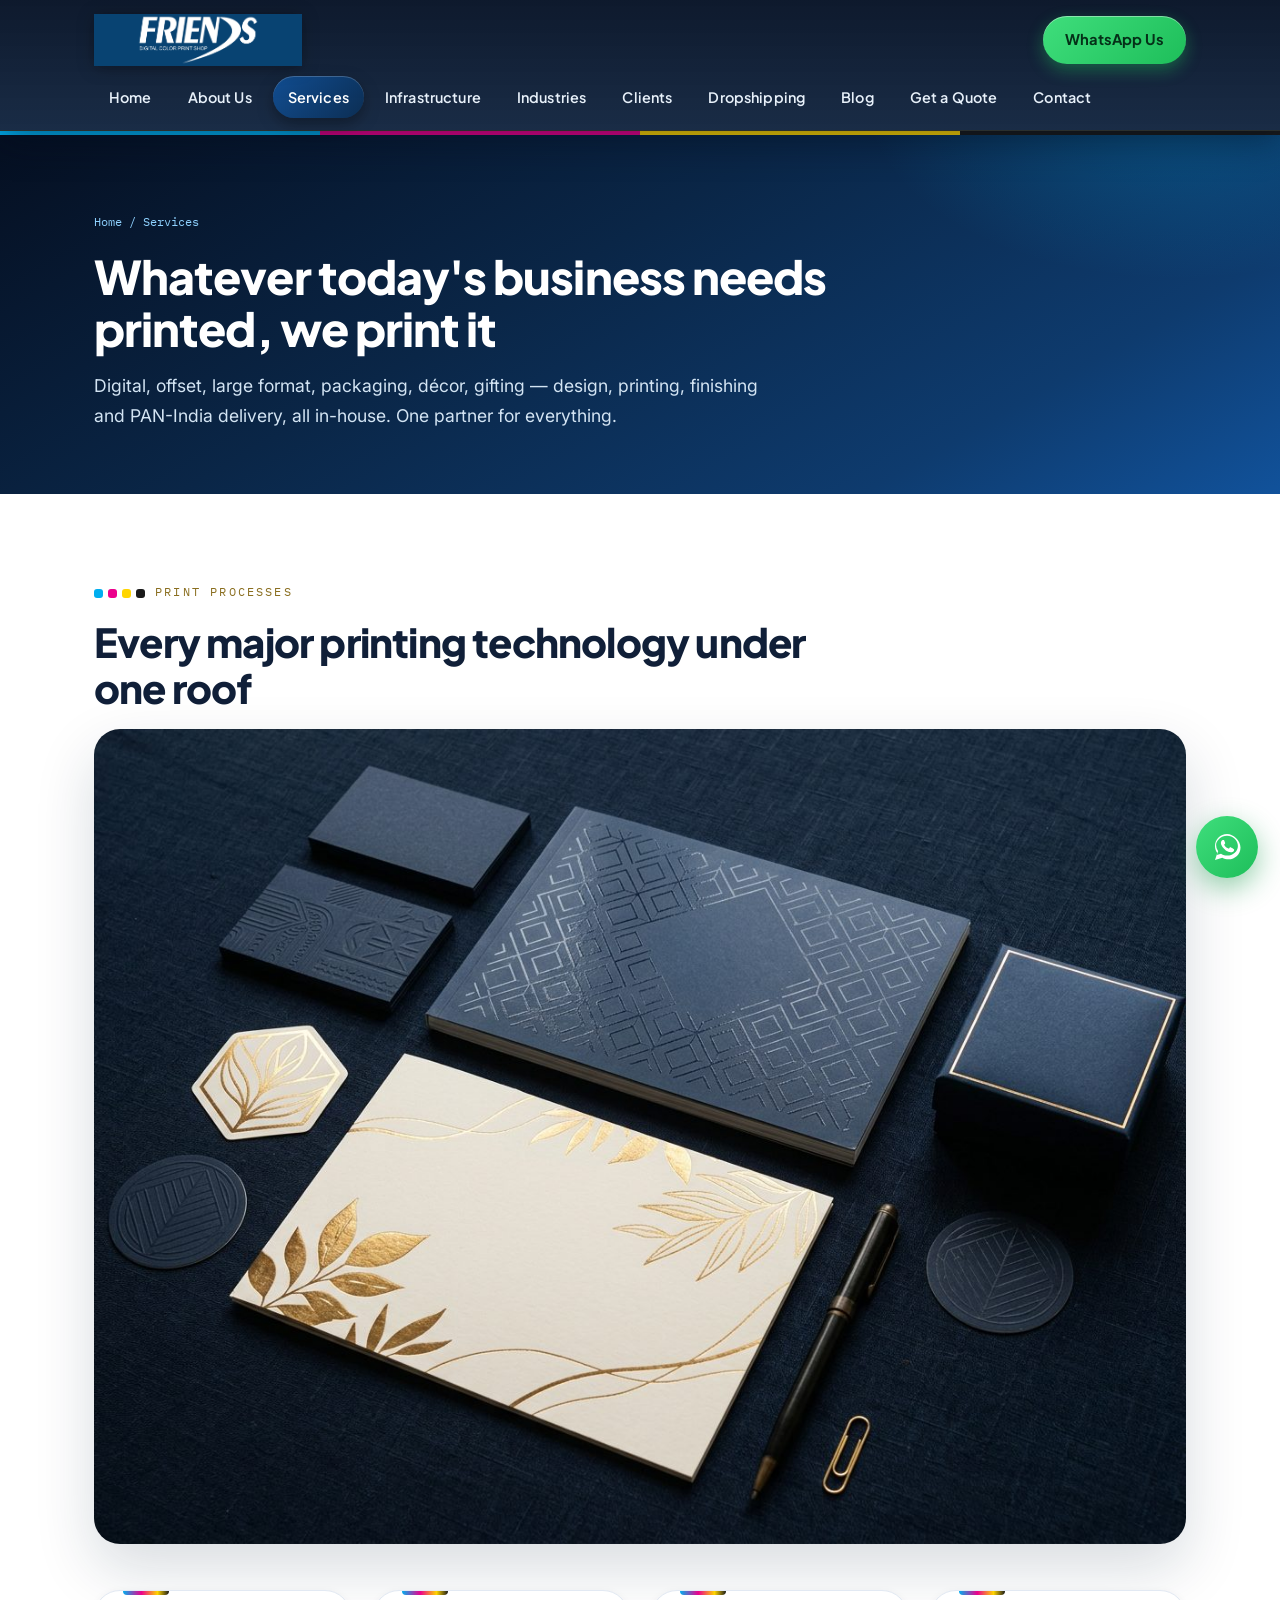
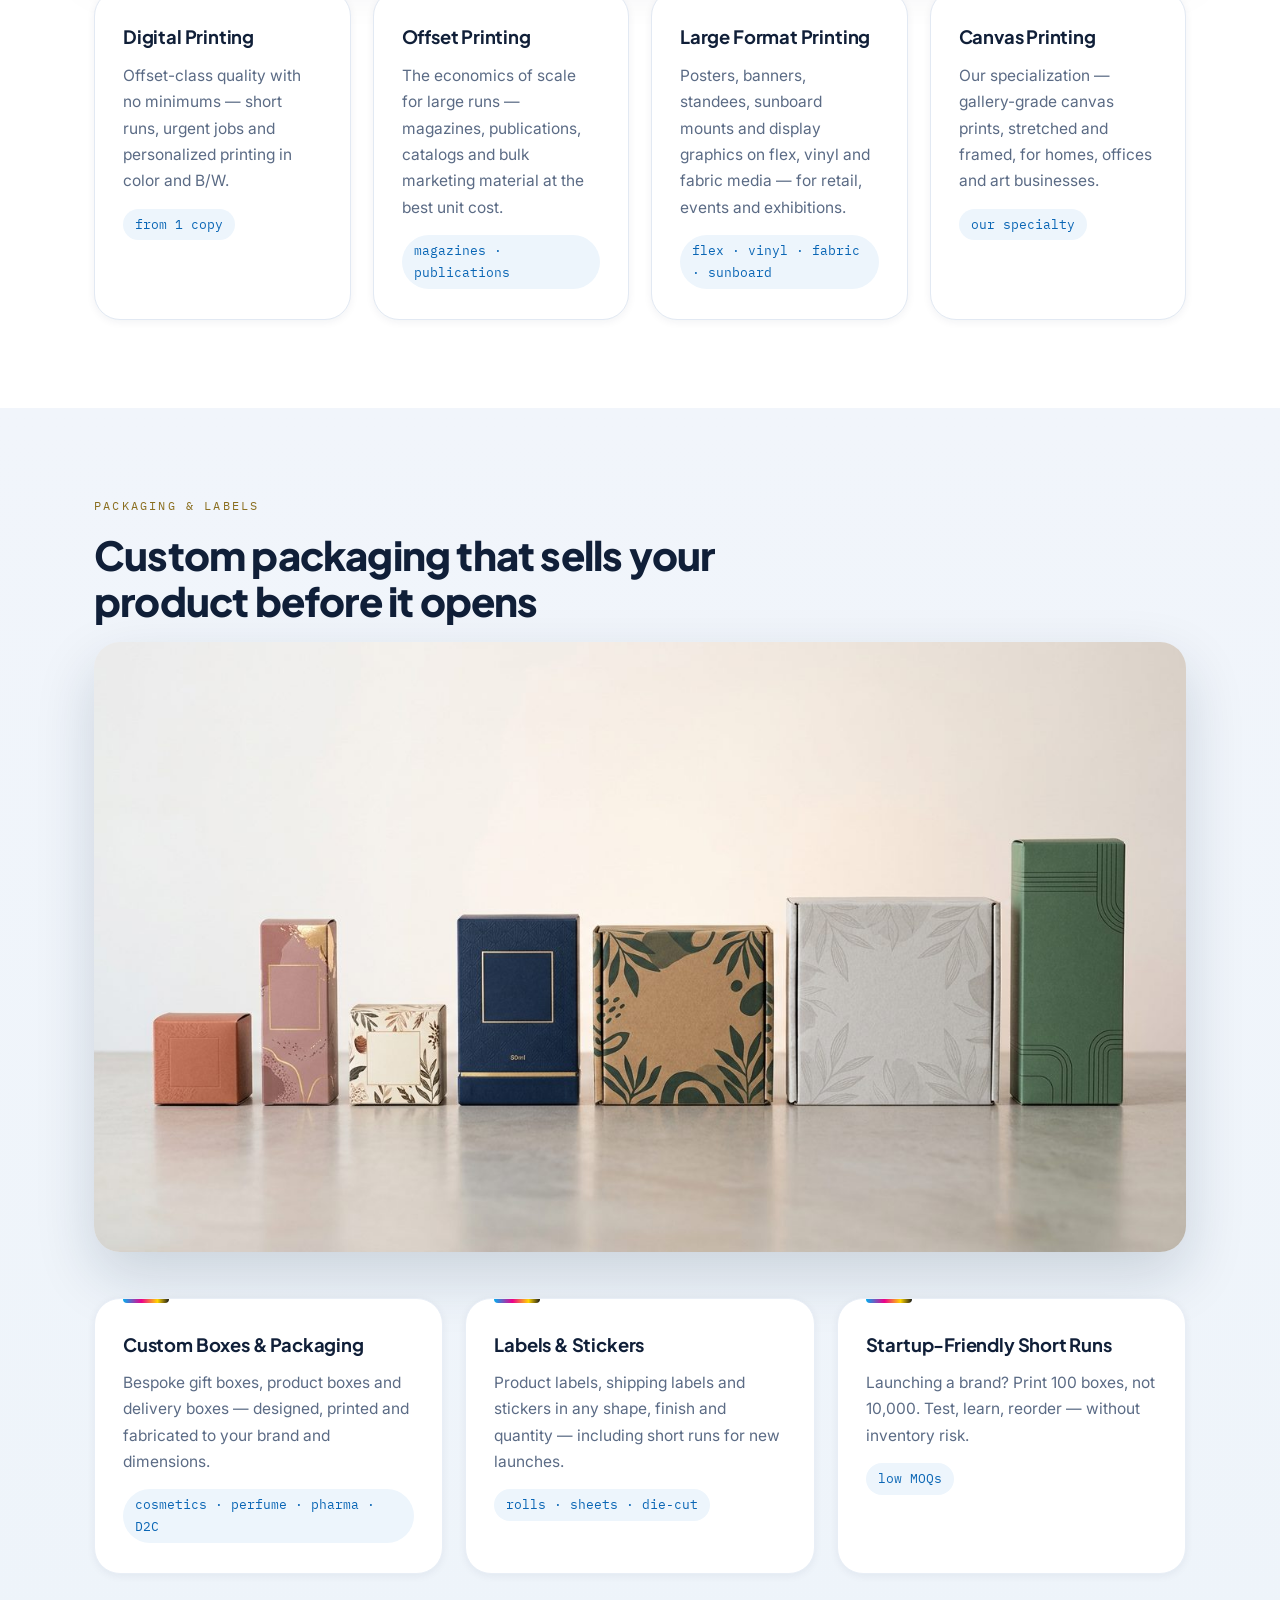
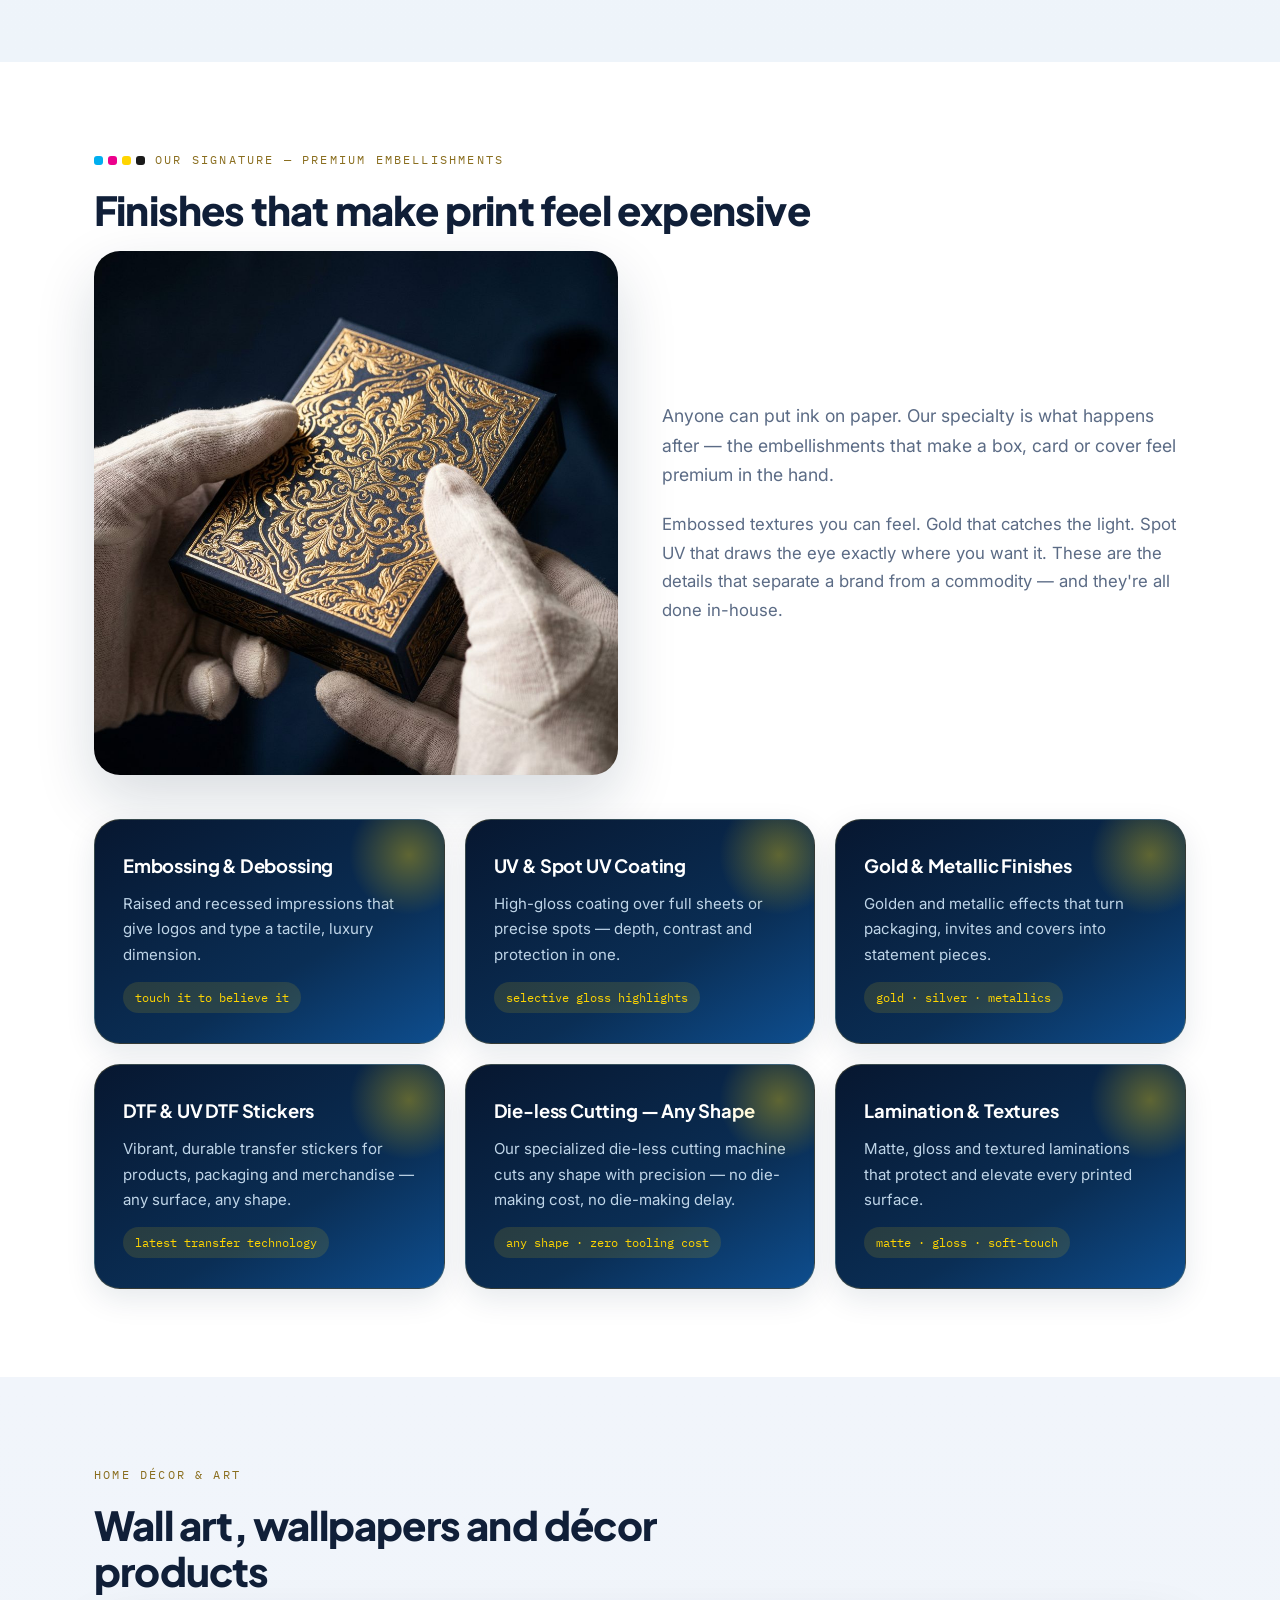
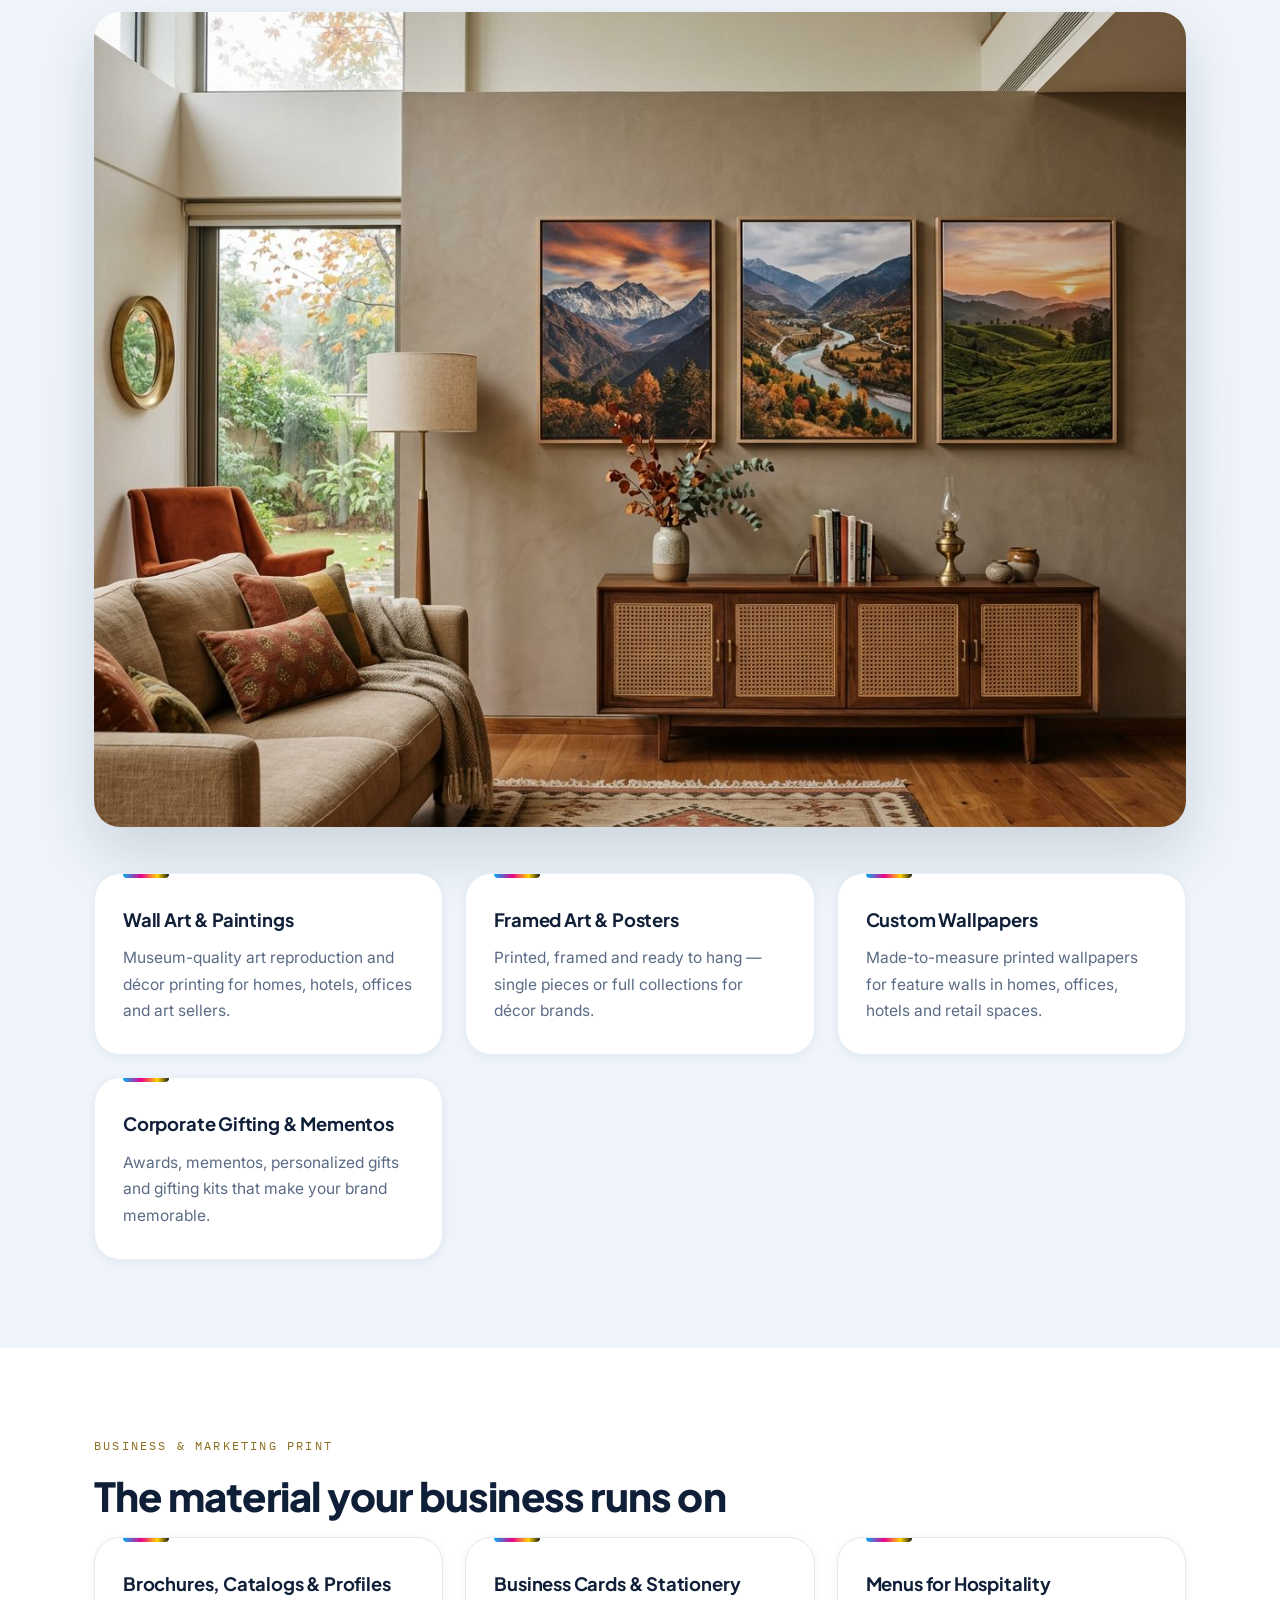
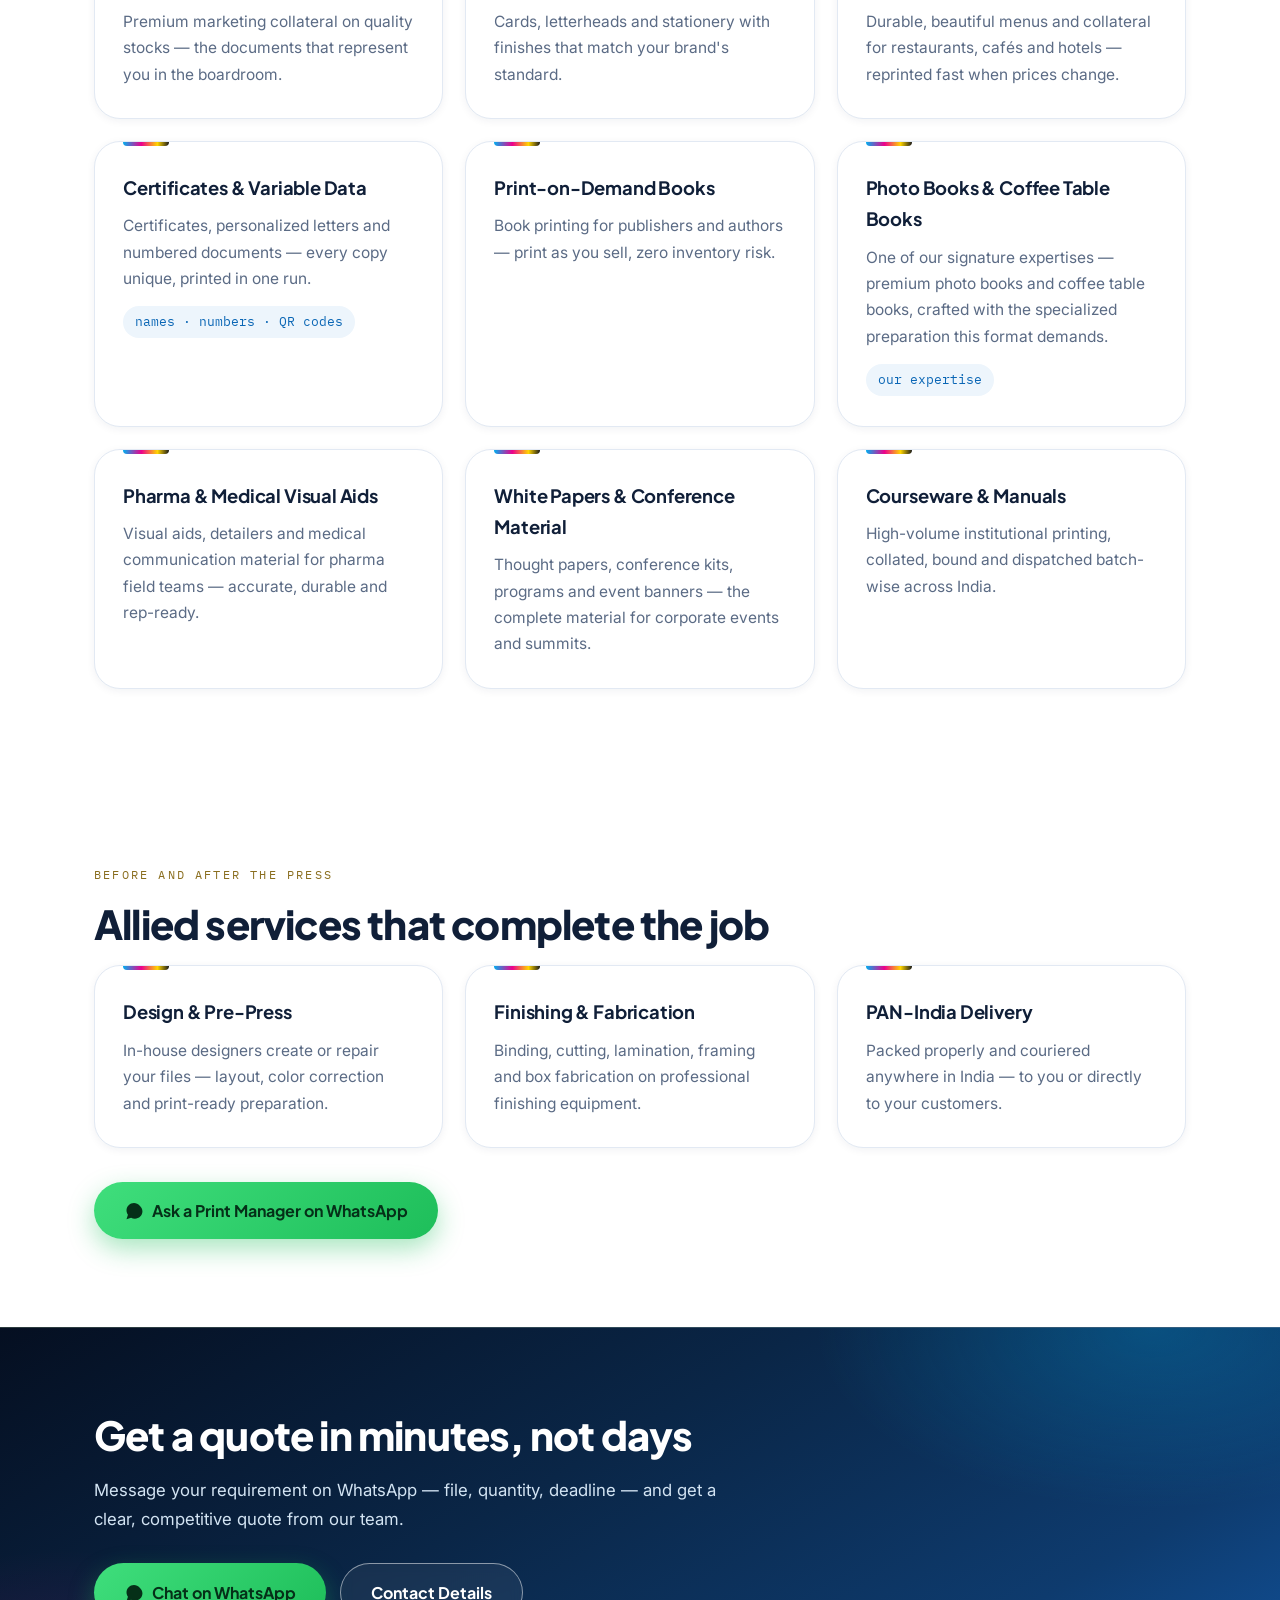
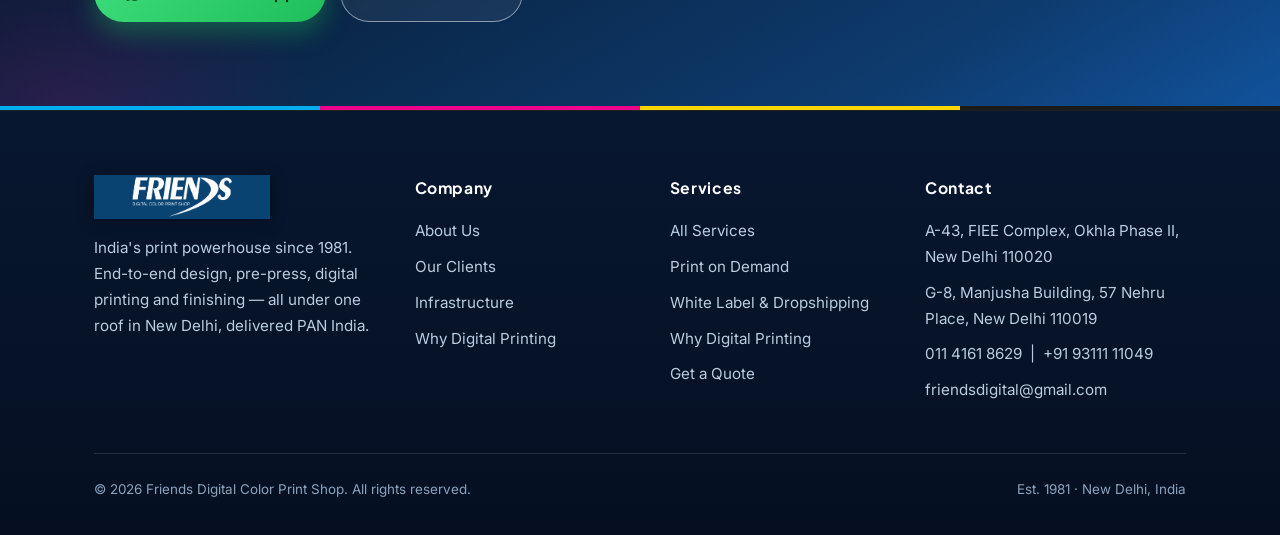
<file: services.html>
<!DOCTYPE html>
<html lang="en">
<head>
<meta charset="UTF-8">
<meta name="viewport" content="width=device-width, initial-scale=1.0">
<title>Printing Services in Delhi | Digital, Offset, Packaging, Canvas & More | Friends Digital</title>
<meta name="description" content="Complete printing services in Delhi: digital & offset printing, custom packaging & boxes, labels & stickers, canvas & wall art, corporate gifting, brochures, catalogs, menus, print-on-demand books and large format.">
<link rel="canonical" href="https://www.friendsprintshop.in/services.html">
<meta property="og:type" content="website">
<meta property="og:title" content="Printing Services in Delhi | Digital, Offset, Packaging, Canvas & More | Friends Digital">
<meta property="og:description" content="Complete printing services in Delhi: digital & offset printing, custom packaging & boxes, labels & stickers, canvas & wall art, corporate gifting, brochures, catalogs, menus, print-on-demand books and large format.">
<meta property="og:url" content="https://www.friendsprintshop.in/services.html">
<meta property="og:image" content="https://www.friendsprintshop.in/assets/hero.jpg">
<meta property="og:site_name" content="Friends Digital Color Print Shop">
<meta name="twitter:card" content="summary_large_image">
<link rel="icon" type="image/png" href="assets/logo.png">
<link rel="preconnect" href="https://fonts.googleapis.com">
<link rel="preconnect" href="https://fonts.gstatic.com" crossorigin>
<link href="https://fonts.googleapis.com/css2?family=Plus+Jakarta+Sans:wght@500;600;700;800&family=Inter:wght@400;500;600&family=IBM+Plex+Mono:wght@400;600&display=swap" rel="stylesheet">
<link rel="stylesheet" href="css/style.css">
<!-- ANALYTICS: paste your Google tag (gtag.js) snippet here once you create a GA4 property -->
<!-- ANALYTICS: paste your Meta Pixel snippet here before running Instagram/Facebook ads -->

</head>
<body>
<a href="#main" class="skip" style="position:absolute;left:-9999px">Skip to content</a>
<header>
<div class="container nav">
  <div class="nav-top">
    <a class="brand" href="index.html" aria-label="Friends Digital — home"><img src="assets/logo.png" alt="Friends Digital Color Print Shop" width="925" height="231"></a>
    <a class="btn-wa-top" href="https://wa.me/919311111049?text=Hi%20Friends%20Digital%2C%20I%27d%20like%20to%20discuss%20a%20printing%20requirement." target="_blank" rel="noopener">WhatsApp Us</a>
    <button class="nav-toggle" aria-label="Open menu" aria-expanded="false">&#9776;</button>
  </div>
  <nav class="menu" aria-label="Main"><a href="index.html">Home</a><a href="about.html">About Us</a><a href="services.html" aria-current="page">Services</a><a href="infrastructure.html">Infrastructure</a><a href="industries.html">Industries</a><a href="clients.html">Clients</a><a href="dropshipping.html">Dropshipping</a><a href="blog.html">Blog</a><a href="quote.html">Get a Quote</a><a href="contact.html">Contact</a></nav>
</div>
</header>
<div class="cmyk" aria-hidden="true"><span></span><span></span><span></span><span></span></div>
<main id="main">

<section class="page-hero">
<div class="container">
  <span class="crumb"><a href="index.html">Home</a> / Services</span>
  <h1>Whatever today's business needs printed, we print it</h1>
  <p>Digital, offset, large format, packaging, décor, gifting — design, printing, finishing and PAN-India delivery, all in-house. One partner for everything.</p>
</div>
</section>

<section>
<div class="container">
  <span class="eyebrow"><span class="cmyk-ticks"><i></i><i></i><i></i><i></i></span>Print processes</span>
  <h2>Every major printing technology under one roof</h2>
  <div class="img-banner"><img src="assets/flatlay.jpg" alt="Premium printed stationery with embossing and gold foil by Friends Digital" loading="lazy"></div>
  <div class="grid grid-4">
    <div class="card"><h3>Digital Printing</h3><p>Offset-class quality with no minimums — short runs, urgent jobs and personalized printing in color and B/W.</p><span class="mono">from 1 copy</span></div>
    <div class="card"><h3>Offset Printing</h3><p>The economics of scale for large runs — magazines, publications, catalogs and bulk marketing material at the best unit cost.</p><span class="mono">magazines &middot; publications</span></div>
    <div class="card"><h3>Large Format Printing</h3><p>Posters, banners, standees, sunboard mounts and display graphics on flex, vinyl and fabric media — for retail, events and exhibitions.</p><span class="mono">flex &middot; vinyl &middot; fabric &middot; sunboard</span></div>
    <div class="card"><h3>Canvas Printing</h3><p>Our specialization — gallery-grade canvas prints, stretched and framed, for homes, offices and art businesses.</p><span class="mono">our specialty</span></div>
  </div>
</div>
</section>

<section class="alt">
<div class="container">
  <span class="eyebrow">Packaging &amp; labels</span>
  <h2>Custom packaging that sells your product before it opens</h2>
  <div class="img-banner"><img src="assets/boxes.jpg" alt="Lineup of custom printed boxes: cosmetic boxes, perfume box and mailer boxes" loading="lazy"></div>
  <div class="grid grid-3">
    <div class="card"><h3>Custom Boxes &amp; Packaging</h3><p>Bespoke gift boxes, product boxes and delivery boxes — designed, printed and fabricated to your brand and dimensions.</p><span class="mono">cosmetics · perfume · pharma · D2C</span></div>
    <div class="card"><h3>Labels &amp; Stickers</h3><p>Product labels, shipping labels and stickers in any shape, finish and quantity — including short runs for new launches.</p><span class="mono">rolls · sheets · die-cut</span></div>
    <div class="card"><h3>Startup-Friendly Short Runs</h3><p>Launching a brand? Print 100 boxes, not 10,000. Test, learn, reorder — without inventory risk.</p><span class="mono">low MOQs</span></div>
  </div>
</div>
</section>

<section>
<div class="container">
  <span class="eyebrow"><span class="cmyk-ticks"><i></i><i></i><i></i><i></i></span>Our signature — premium embellishments</span>
  <h2>Finishes that make print feel expensive</h2>
  <div class="split" style="margin-bottom:44px">
    <figure><img src="assets/foilbox.jpg" alt="Gold foil embossed luxury rigid box held in white gloves" loading="lazy"></figure>
    <div>
      <p class="section-intro" style="margin-bottom:20px">Anyone can put ink on paper. Our specialty is what happens after — the embellishments that make a box, card or cover feel premium in the hand.</p>
      <p style="color:var(--steel)">Embossed textures you can feel. Gold that catches the light. Spot UV that draws the eye exactly where you want it. These are the details that separate a brand from a commodity — and they're all done in-house.</p>
    </div>
  </div>
  <div class="embel">
    <div><h3>Embossing &amp; Debossing</h3><p>Raised and recessed impressions that give logos and type a tactile, luxury dimension.</p><span class="mono">touch it to believe it</span></div>
    <div><h3>UV &amp; Spot UV Coating</h3><p>High-gloss coating over full sheets or precise spots — depth, contrast and protection in one.</p><span class="mono">selective gloss highlights</span></div>
    <div><h3>Gold &amp; Metallic Finishes</h3><p>Golden and metallic effects that turn packaging, invites and covers into statement pieces.</p><span class="mono">gold · silver · metallics</span></div>
    <div><h3>DTF &amp; UV DTF Stickers</h3><p>Vibrant, durable transfer stickers for products, packaging and merchandise — any surface, any shape.</p><span class="mono">latest transfer technology</span></div>
    <div><h3>Die-less Cutting — Any Shape</h3><p>Our specialized die-less cutting machine cuts any shape with precision — no die-making cost, no die-making delay.</p><span class="mono">any shape · zero tooling cost</span></div>
    <div><h3>Lamination &amp; Textures</h3><p>Matte, gloss and textured laminations that protect and elevate every printed surface.</p><span class="mono">matte · gloss · soft-touch</span></div>
  </div>
</div>
</section>

<section class="alt">
<div class="container">
  <span class="eyebrow">Home décor &amp; art</span>
  <h2>Wall art, wallpapers and décor products</h2>
  <div class="img-banner"><img src="assets/decor.jpg" alt="Large framed canvas art prints styled in a premium living room" loading="lazy"></div>
  <div class="grid grid-3">
    <div class="card"><h3>Wall Art &amp; Paintings</h3><p>Museum-quality art reproduction and décor printing for homes, hotels, offices and art sellers.</p></div>
    <div class="card"><h3>Framed Art &amp; Posters</h3><p>Printed, framed and ready to hang — single pieces or full collections for décor brands.</p></div>
    <div class="card"><h3>Custom Wallpapers</h3><p>Made-to-measure printed wallpapers for feature walls in homes, offices, hotels and retail spaces.</p></div>
    <div class="card"><h3>Corporate Gifting &amp; Mementos</h3><p>Awards, mementos, personalized gifts and gifting kits that make your brand memorable.</p></div>
  </div>
</div>
</section>

<section>
<div class="container">
  <span class="eyebrow">Business &amp; marketing print</span>
  <h2>The material your business runs on</h2>
  <div class="grid grid-3">
    <div class="card"><h3>Brochures, Catalogs &amp; Profiles</h3><p>Premium marketing collateral on quality stocks — the documents that represent you in the boardroom.</p></div>
    <div class="card"><h3>Business Cards &amp; Stationery</h3><p>Cards, letterheads and stationery with finishes that match your brand's standard.</p></div>
    <div class="card"><h3>Menus for Hospitality</h3><p>Durable, beautiful menus and collateral for restaurants, cafés and hotels — reprinted fast when prices change.</p></div>
    <div class="card"><h3>Certificates &amp; Variable Data</h3><p>Certificates, personalized letters and numbered documents — every copy unique, printed in one run.</p><span class="mono">names · numbers · QR codes</span></div>
    <div class="card"><h3>Print-on-Demand Books</h3><p>Book printing for publishers and authors — print as you sell, zero inventory risk.</p></div>
    <div class="card"><h3>Photo Books &amp; Coffee Table Books</h3><p>One of our signature expertises — premium photo books and coffee table books, crafted with the specialized preparation this format demands.</p><span class="mono">our expertise</span></div>
    <div class="card"><h3>Pharma &amp; Medical Visual Aids</h3><p>Visual aids, detailers and medical communication material for pharma field teams — accurate, durable and rep-ready.</p></div>
    <div class="card"><h3>White Papers &amp; Conference Material</h3><p>Thought papers, conference kits, programs and event banners — the complete material for corporate events and summits.</p></div>
    <div class="card"><h3>Courseware &amp; Manuals</h3><p>High-volume institutional printing, collated, bound and dispatched batch-wise across India.</p></div>
  </div>
</div>
</section>

<section>
<div class="container">
  <span class="eyebrow">Before and after the press</span>
  <h2>Allied services that complete the job</h2>
  <div class="grid grid-3">
    <div class="card"><h3>Design &amp; Pre-Press</h3><p>In-house designers create or repair your files — layout, color correction and print-ready preparation.</p></div>
    <div class="card"><h3>Finishing &amp; Fabrication</h3><p>Binding, cutting, lamination, framing and box fabrication on professional finishing equipment.</p></div>
    <div class="card"><h3>PAN-India Delivery</h3><p>Packed properly and couriered anywhere in India — to you or directly to your customers.</p></div>
  </div>
  <div class="btn-row" style="margin-top:34px"><a class="btn btn-wa" href="https://wa.me/919311111049?text=Hi%20Friends%20Digital%2C%20I%27d%20like%20to%20discuss%20a%20printing%20requirement." target="_blank" rel="noopener">Ask a Print Manager on WhatsApp</a></div>
</div>
</section>

<section class="cta-band">
<div class="container">
  <h2>Get a quote in minutes, not days</h2>
  <p>Message your requirement on WhatsApp — file, quantity, deadline — and get a clear, competitive quote from our team.</p>
  <div class="btn-row">
    <a class="btn btn-wa" href="https://wa.me/919311111049?text=Hi%20Friends%20Digital%2C%20I%27d%20like%20to%20discuss%20a%20printing%20requirement." target="_blank" rel="noopener">Chat on WhatsApp</a>
    <a class="btn btn-ghost" href="contact.html">Contact Details</a>
  </div>
</div>
</section>

</main>
<div class="cmyk" aria-hidden="true"><span></span><span></span><span></span><span></span></div>
<footer>
<div class="container">
  <div class="fgrid">
    <div>
      <div class="brand"><img src="assets/logo.png" alt="Friends Digital" width="376" height="91"></div>
      <p>India's print powerhouse since 1981. End-to-end design, pre-press, digital printing and finishing — all under one roof in New Delhi, delivered PAN India.</p>
    </div>
    <div>
      <h4>Company</h4>
      <ul>
        <li><a href="about.html">About Us</a></li>
        <li><a href="clients.html">Our Clients</a></li>
        <li><a href="infrastructure.html">Infrastructure</a></li>
        <li><a href="why-digital-printing.html">Why Digital Printing</a></li>
      </ul>
    </div>
    <div>
      <h4>Services</h4>
      <ul>
        <li><a href="services.html">All Services</a></li>
        <li><a href="print-on-demand.html">Print on Demand</a></li>
        <li><a href="dropshipping.html">White Label &amp; Dropshipping</a></li>
        <li><a href="why-digital-printing.html">Why Digital Printing</a></li>
        <li><a href="quote.html">Get a Quote</a></li>
      </ul>
    </div>
    <div>
      <h4>Contact</h4>
      <ul>
        <li>A-43, FIEE Complex, Okhla Phase II, New Delhi 110020</li>
        <li>G-8, Manjusha Building, 57 Nehru Place, New Delhi 110019</li>
        <li><a href="tel:+911141618629">011 4161 8629</a> &nbsp;|&nbsp; <a href="tel:+919311111049">+91 93111 11049</a></li>
        <li><a href="mailto:friendsdigital@gmail.com">friendsdigital@gmail.com</a></li>
      </ul>
    </div>
  </div>
  <div class="legal">
    <span>&copy; 2026 Friends Digital Color Print Shop. All rights reserved.</span>
    <span>Est. 1981 &middot; New Delhi, India</span>
  </div>
</div>
</footer>
<a class="wa-float" href="https://wa.me/919311111049?text=Hi%20Friends%20Digital%2C%20I%27d%20like%20to%20discuss%20a%20printing%20requirement." target="_blank" rel="noopener" aria-label="Chat with us on WhatsApp"><svg viewBox="0 0 32 32" aria-hidden="true"><path d="M16 3C9.4 3 4 8.3 4 14.9c0 2.6.8 5 2.3 7L4 29l7.3-2.3c1.9 1 4 1.6 6.2 1.6 6.6 0 12-5.3 12-11.9S22.6 3 16 3zm0 21.6c-2 0-3.9-.6-5.6-1.6l-.4-.2-4.1 1.3 1.3-4-.3-.4a9.6 9.6 0 0 1-1.8-5.7C5.1 9.5 10 4.7 16 4.7s10.9 4.8 10.9 10.2S22 24.6 16 24.6zm5.5-7.4c-.3-.2-1.8-.9-2-1-.3-.1-.5-.2-.7.2-.2.3-.8 1-.9 1.1-.2.2-.3.2-.6.1-.3-.2-1.3-.5-2.4-1.5-.9-.8-1.5-1.8-1.7-2.1-.2-.3 0-.5.1-.6l.5-.5c.1-.2.2-.3.3-.5.1-.2 0-.4 0-.6l-.9-2.3c-.2-.6-.5-.5-.7-.5h-.6c-.2 0-.6.1-.9.4-.3.3-1.1 1.1-1.1 2.7s1.2 3.1 1.3 3.3c.2.2 2.3 3.6 5.7 5 .8.3 1.4.5 1.9.7.8.2 1.5.2 2.1.1.6-.1 1.8-.7 2-1.4.3-.7.3-1.3.2-1.4-.1-.2-.3-.3-.6-.4z"/></svg></a>
<script src="js/main.js"></script>
</body>
</html>
</file>
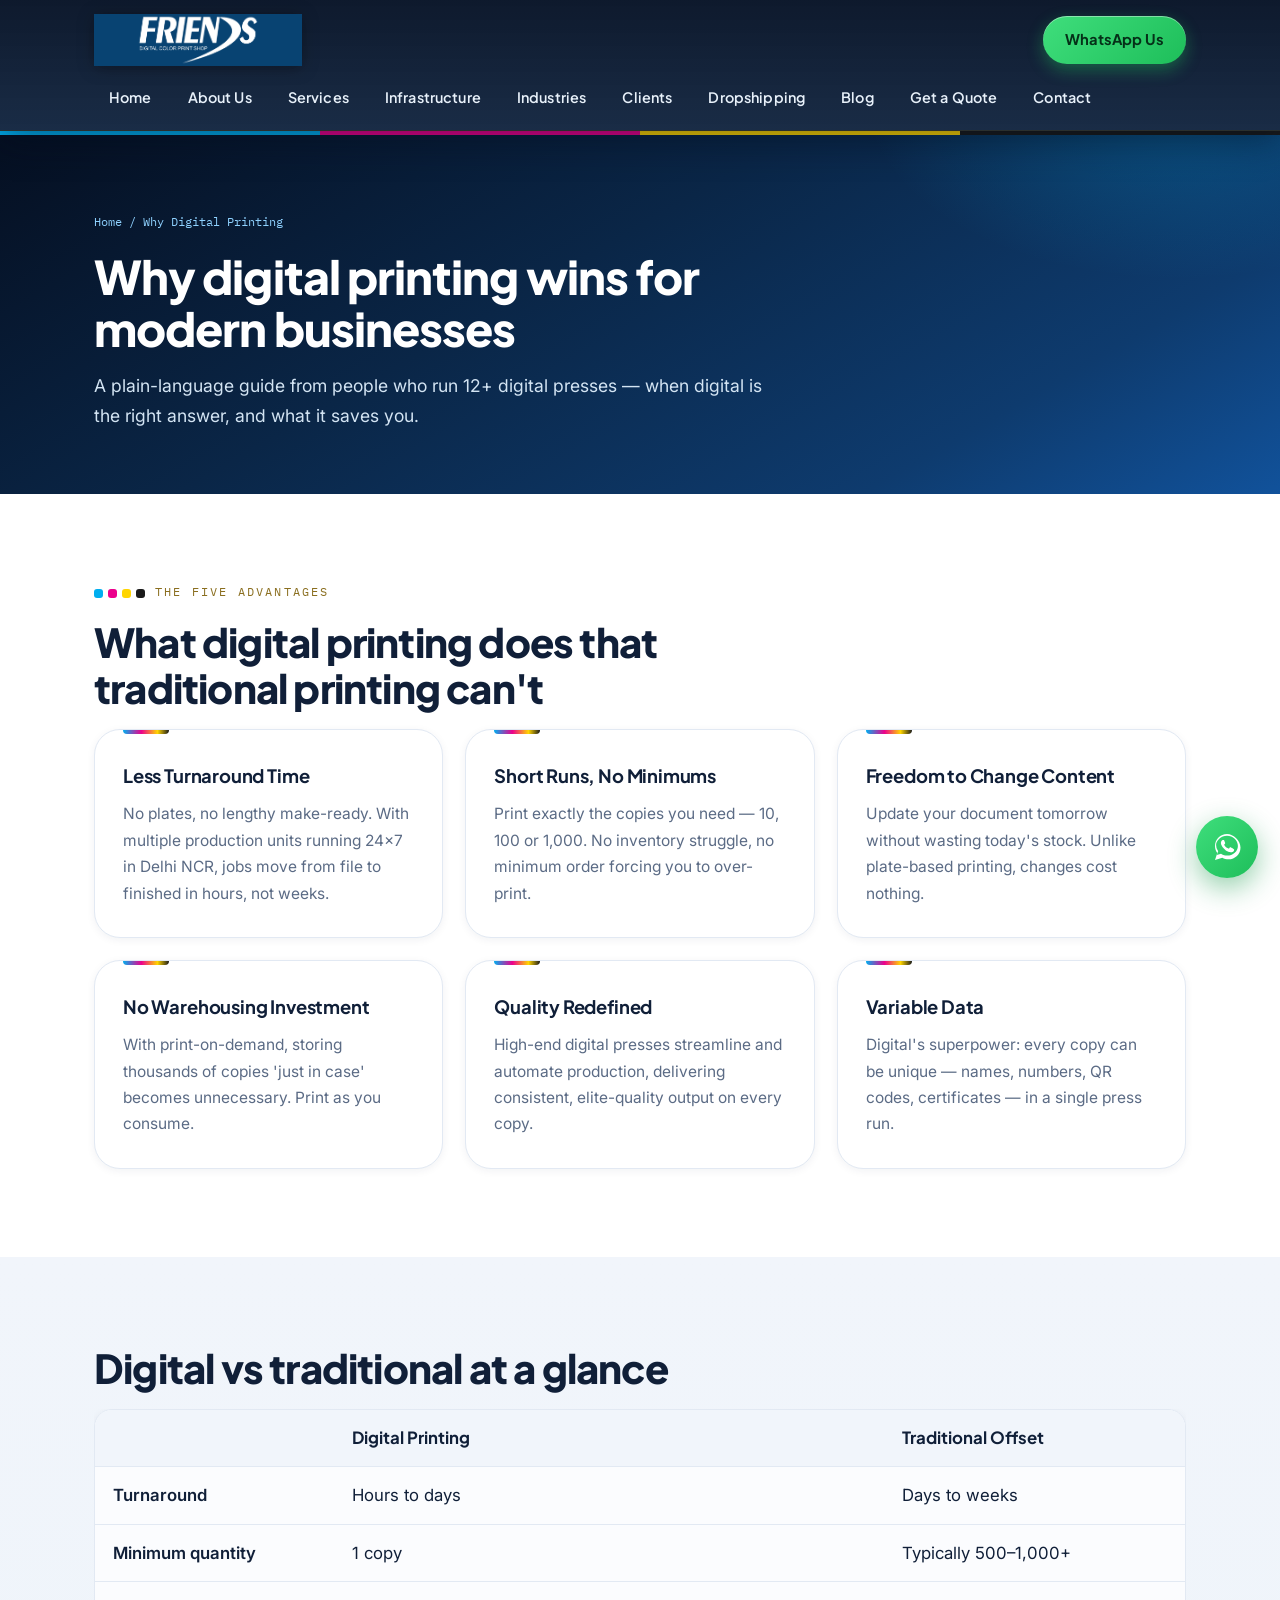
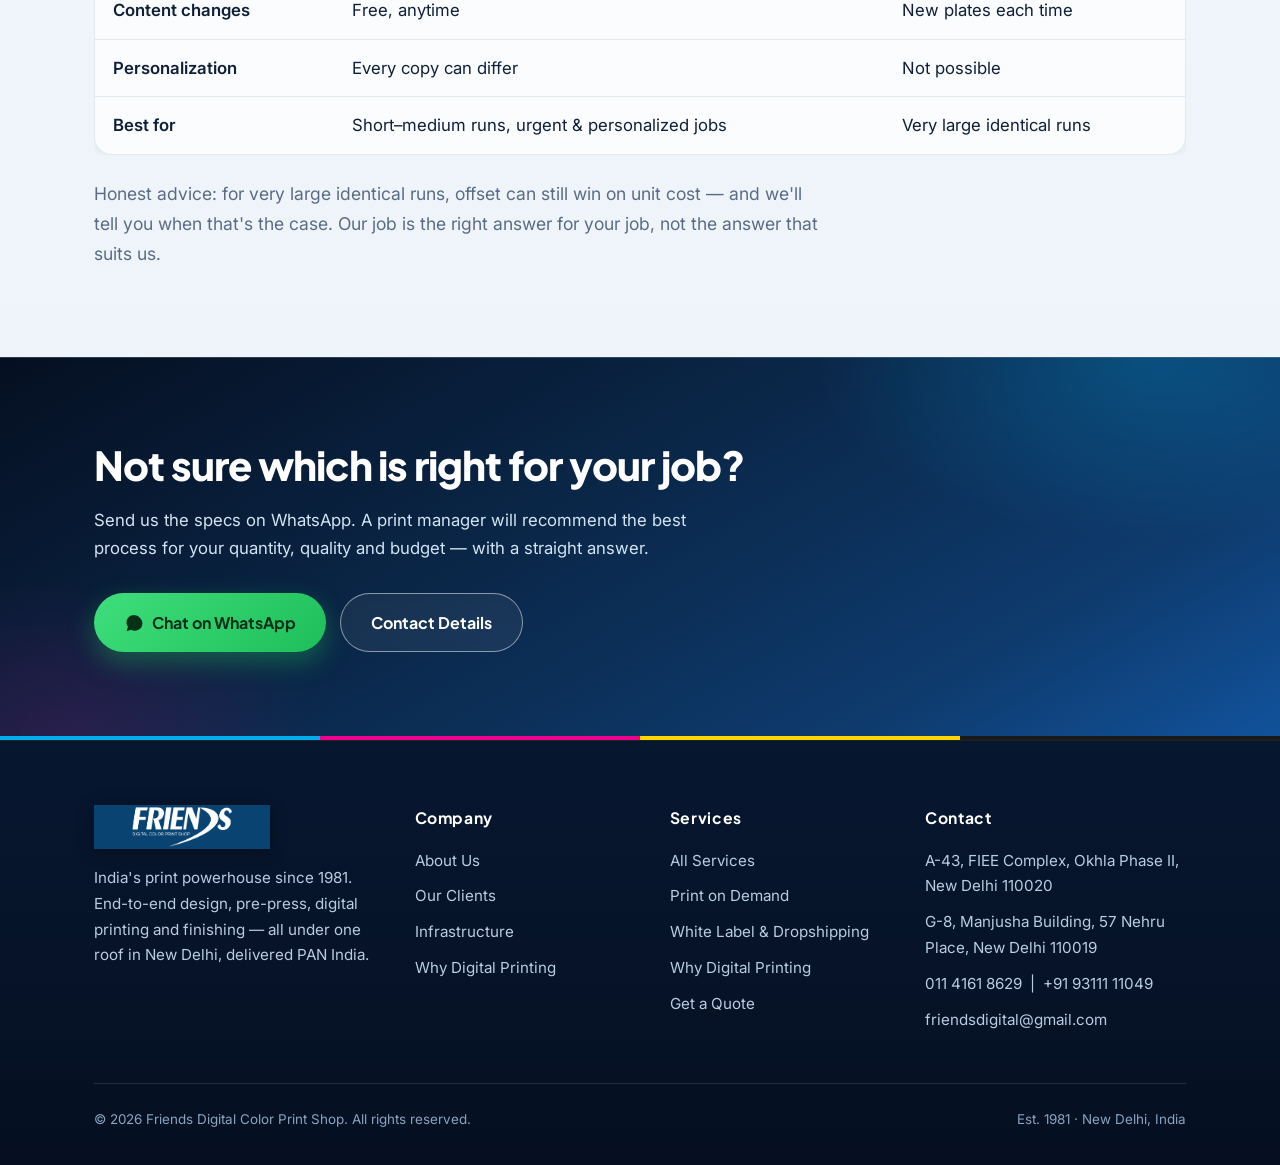
<file: why-digital-printing.html>
<!DOCTYPE html>
<html lang="en">
<head>
<meta charset="UTF-8">
<meta name="viewport" content="width=device-width, initial-scale=1.0">
<title>Why Digital Printing? Benefits vs Offset | Friends Digital</title>
<meta name="description" content="Digital printing benefits explained: faster turnaround, short runs with no minimums, variable data, no warehousing, and print-on-demand economics — from India's digital printing leaders.">
<link rel="canonical" href="https://www.friendsprintshop.in/why-digital-printing.html">
<meta property="og:type" content="website">
<meta property="og:title" content="Why Digital Printing? Benefits vs Offset | Friends Digital">
<meta property="og:description" content="Digital printing benefits explained: faster turnaround, short runs with no minimums, variable data, no warehousing, and print-on-demand economics — from India's digital printing leaders.">
<meta property="og:url" content="https://www.friendsprintshop.in/why-digital-printing.html">
<meta property="og:image" content="https://www.friendsprintshop.in/assets/hero.jpg">
<meta property="og:site_name" content="Friends Digital Color Print Shop">
<meta name="twitter:card" content="summary_large_image">
<link rel="icon" type="image/png" href="assets/logo.png">
<link rel="preconnect" href="https://fonts.googleapis.com">
<link rel="preconnect" href="https://fonts.gstatic.com" crossorigin>
<link href="https://fonts.googleapis.com/css2?family=Plus+Jakarta+Sans:wght@500;600;700;800&family=Inter:wght@400;500;600&family=IBM+Plex+Mono:wght@400;600&display=swap" rel="stylesheet">
<link rel="stylesheet" href="css/style.css">
<!-- ANALYTICS: paste your Google tag (gtag.js) snippet here once you create a GA4 property -->
<!-- ANALYTICS: paste your Meta Pixel snippet here before running Instagram/Facebook ads -->

</head>
<body>
<a href="#main" class="skip" style="position:absolute;left:-9999px">Skip to content</a>
<header>
<div class="container nav">
  <div class="nav-top">
    <a class="brand" href="index.html" aria-label="Friends Digital — home"><img src="assets/logo.png" alt="Friends Digital Color Print Shop" width="925" height="231"></a>
    <a class="btn-wa-top" href="https://wa.me/919311111049?text=Hi%20Friends%20Digital%2C%20I%27d%20like%20to%20discuss%20a%20printing%20requirement." target="_blank" rel="noopener">WhatsApp Us</a>
    <button class="nav-toggle" aria-label="Open menu" aria-expanded="false">&#9776;</button>
  </div>
  <nav class="menu" aria-label="Main"><a href="index.html">Home</a><a href="about.html">About Us</a><a href="services.html">Services</a><a href="infrastructure.html">Infrastructure</a><a href="industries.html">Industries</a><a href="clients.html">Clients</a><a href="dropshipping.html">Dropshipping</a><a href="blog.html">Blog</a><a href="quote.html">Get a Quote</a><a href="contact.html">Contact</a></nav>
</div>
</header>
<div class="cmyk" aria-hidden="true"><span></span><span></span><span></span><span></span></div>
<main id="main">

<section class="page-hero">
<div class="container">
  <span class="crumb"><a href="index.html">Home</a> / Why Digital Printing</span>
  <h1>Why digital printing wins for modern businesses</h1>
  <p>A plain-language guide from people who run 12+ digital presses — when digital is the right answer, and what it saves you.</p>
</div>
</section>

<section>
<div class="container">
  <span class="eyebrow"><span class="cmyk-ticks"><i></i><i></i><i></i><i></i></span>The five advantages</span>
  <h2>What digital printing does that traditional printing can't</h2>
  <div class="grid grid-3">
    <div class="card"><h3>Less Turnaround Time</h3><p>No plates, no lengthy make-ready. With multiple production units running 24×7 in Delhi NCR, jobs move from file to finished in hours, not weeks.</p></div>
    <div class="card"><h3>Short Runs, No Minimums</h3><p>Print exactly the copies you need — 10, 100 or 1,000. No inventory struggle, no minimum order forcing you to over-print.</p></div>
    <div class="card"><h3>Freedom to Change Content</h3><p>Update your document tomorrow without wasting today's stock. Unlike plate-based printing, changes cost nothing.</p></div>
    <div class="card"><h3>No Warehousing Investment</h3><p>With print-on-demand, storing thousands of copies 'just in case' becomes unnecessary. Print as you consume.</p></div>
    <div class="card"><h3>Quality Redefined</h3><p>High-end digital presses streamline and automate production, delivering consistent, elite-quality output on every copy.</p></div>
    <div class="card"><h3>Variable Data</h3><p>Digital's superpower: every copy can be unique — names, numbers, QR codes, certificates — in a single press run.</p></div>
  </div>
</div>
</section>

<section class="alt">
<div class="container">
  <h2>Digital vs traditional at a glance</h2>
  <div style="overflow-x:auto">
  <table class="cmp">
    <tr><th></th><th>Digital Printing</th><th>Traditional Offset</th></tr>
    <tr><td>Turnaround</td><td>Hours to days</td><td>Days to weeks</td></tr>
    <tr><td>Minimum quantity</td><td>1 copy</td><td>Typically 500–1,000+</td></tr>
    <tr><td>Content changes</td><td>Free, anytime</td><td>New plates each time</td></tr>
    <tr><td>Personalization</td><td>Every copy can differ</td><td>Not possible</td></tr>
    <tr><td>Best for</td><td>Short–medium runs, urgent &amp; personalized jobs</td><td>Very large identical runs</td></tr>
  </table>
  </div>
  <p class="section-intro" style="margin-top:24px;margin-bottom:0">Honest advice: for very large identical runs, offset can still win on unit cost — and we'll tell you when that's the case. Our job is the right answer for your job, not the answer that suits us.</p>
</div>
</section>

<section class="cta-band">
<div class="container">
  <h2>Not sure which is right for your job?</h2>
  <p>Send us the specs on WhatsApp. A print manager will recommend the best process for your quantity, quality and budget — with a straight answer.</p>
  <div class="btn-row">
    <a class="btn btn-wa" href="https://wa.me/919311111049?text=Hi%20Friends%20Digital%2C%20I%27d%20like%20to%20discuss%20a%20printing%20requirement." target="_blank" rel="noopener">Chat on WhatsApp</a>
    <a class="btn btn-ghost" href="contact.html">Contact Details</a>
  </div>
</div>
</section>

</main>
<div class="cmyk" aria-hidden="true"><span></span><span></span><span></span><span></span></div>
<footer>
<div class="container">
  <div class="fgrid">
    <div>
      <div class="brand"><img src="assets/logo.png" alt="Friends Digital" width="376" height="91"></div>
      <p>India's print powerhouse since 1981. End-to-end design, pre-press, digital printing and finishing — all under one roof in New Delhi, delivered PAN India.</p>
    </div>
    <div>
      <h4>Company</h4>
      <ul>
        <li><a href="about.html">About Us</a></li>
        <li><a href="clients.html">Our Clients</a></li>
        <li><a href="infrastructure.html">Infrastructure</a></li>
        <li><a href="why-digital-printing.html">Why Digital Printing</a></li>
      </ul>
    </div>
    <div>
      <h4>Services</h4>
      <ul>
        <li><a href="services.html">All Services</a></li>
        <li><a href="print-on-demand.html">Print on Demand</a></li>
        <li><a href="dropshipping.html">White Label &amp; Dropshipping</a></li>
        <li><a href="why-digital-printing.html">Why Digital Printing</a></li>
        <li><a href="quote.html">Get a Quote</a></li>
      </ul>
    </div>
    <div>
      <h4>Contact</h4>
      <ul>
        <li>A-43, FIEE Complex, Okhla Phase II, New Delhi 110020</li>
        <li>G-8, Manjusha Building, 57 Nehru Place, New Delhi 110019</li>
        <li><a href="tel:+911141618629">011 4161 8629</a> &nbsp;|&nbsp; <a href="tel:+919311111049">+91 93111 11049</a></li>
        <li><a href="mailto:friendsdigital@gmail.com">friendsdigital@gmail.com</a></li>
      </ul>
    </div>
  </div>
  <div class="legal">
    <span>&copy; 2026 Friends Digital Color Print Shop. All rights reserved.</span>
    <span>Est. 1981 &middot; New Delhi, India</span>
  </div>
</div>
</footer>
<a class="wa-float" href="https://wa.me/919311111049?text=Hi%20Friends%20Digital%2C%20I%27d%20like%20to%20discuss%20a%20printing%20requirement." target="_blank" rel="noopener" aria-label="Chat with us on WhatsApp"><svg viewBox="0 0 32 32" aria-hidden="true"><path d="M16 3C9.4 3 4 8.3 4 14.9c0 2.6.8 5 2.3 7L4 29l7.3-2.3c1.9 1 4 1.6 6.2 1.6 6.6 0 12-5.3 12-11.9S22.6 3 16 3zm0 21.6c-2 0-3.9-.6-5.6-1.6l-.4-.2-4.1 1.3 1.3-4-.3-.4a9.6 9.6 0 0 1-1.8-5.7C5.1 9.5 10 4.7 16 4.7s10.9 4.8 10.9 10.2S22 24.6 16 24.6zm5.5-7.4c-.3-.2-1.8-.9-2-1-.3-.1-.5-.2-.7.2-.2.3-.8 1-.9 1.1-.2.2-.3.2-.6.1-.3-.2-1.3-.5-2.4-1.5-.9-.8-1.5-1.8-1.7-2.1-.2-.3 0-.5.1-.6l.5-.5c.1-.2.2-.3.3-.5.1-.2 0-.4 0-.6l-.9-2.3c-.2-.6-.5-.5-.7-.5h-.6c-.2 0-.6.1-.9.4-.3.3-1.1 1.1-1.1 2.7s1.2 3.1 1.3 3.3c.2.2 2.3 3.6 5.7 5 .8.3 1.4.5 1.9.7.8.2 1.5.2 2.1.1.6-.1 1.8-.7 2-1.4.3-.7.3-1.3.2-1.4-.1-.2-.3-.3-.6-.4z"/></svg></a>
<script src="js/main.js"></script>
</body>
</html>
</file>
<file: css/style.css>
/* Friends Digital v2 — premium theme: rounded, layered shadows, gradients */
:root{
  --navy:#014984; --navy-deep:#0A2E55; --navy-ink:#071730; --red:#EF1C22;
  --midnight:#081C38; --gold:#D4AF37; --gold-soft:rgba(212,175,55,.22);
  --ink:#101F38; --steel:#5B6B85; --paper:#FBFCFE; --mist:#F1F5FB; --line:#E2E9F3;
  --cyan:#00AEEF; --magenta:#EC008C; --yellow:#FFD500; --black:#1A1A1A;
  --grad-navy:linear-gradient(150deg,#050F21 0%,#0A2647 42%,#0E3B6E 78%,#11529B 100%);
  --grad-btn:linear-gradient(135deg,#0E4E8F,#0A2E55);
  --grad-red:linear-gradient(135deg,#FF4D52,#E01118);
  --grad-wa:linear-gradient(135deg,#3FDE7C,#1EBE5A);
  --shadow-sm:0 2px 8px rgba(10,37,64,.06);
  --shadow-md:0 10px 30px rgba(10,37,64,.10);
  --shadow-lg:0 24px 60px rgba(10,37,64,.16);
  --r-sm:12px; --r-md:18px; --r-lg:26px; --r-pill:999px;
  --display:'Plus Jakarta Sans','Segoe UI',Arial,sans-serif;
  --body:'Inter','Segoe UI',Arial,sans-serif;
  --mono:'IBM Plex Mono','Courier New',monospace;
}
*{margin:0;padding:0;box-sizing:border-box}
html{scroll-behavior:smooth}
@media (prefers-reduced-motion:reduce){html{scroll-behavior:auto}*,*::before,*::after{animation:none!important;transition:none!important}}
body{font-family:var(--body);color:var(--ink);background:#FFFFFF;font-size:1.05rem;line-height:1.7;-webkit-font-smoothing:antialiased}
img{max-width:100%;display:block}
a{color:var(--navy)}
.container{max-width:1140px;margin:0 auto;padding:0 24px}
:focus-visible{outline:3px solid var(--cyan);outline-offset:3px;border-radius:6px}

/* Reveal on scroll */
.rv{opacity:0;transform:translateY(22px);transition:opacity .7s ease,transform .7s ease}
.rv.in{opacity:1;transform:none}
@media (prefers-reduced-motion:reduce){.rv{opacity:1;transform:none}}

/* CMYK signature strip */
.cmyk{height:4px;display:flex;position:relative;z-index:5}
.cmyk span{flex:1}
.cmyk span:nth-child(1){background:var(--cyan)}
.cmyk span:nth-child(2){background:var(--magenta)}
.cmyk span:nth-child(3){background:var(--yellow)}
.cmyk span:nth-child(4){background:var(--black)}
.cmyk-ticks{display:inline-flex;gap:5px;vertical-align:middle;margin-right:10px}
.cmyk-ticks i{width:9px;height:9px;display:block;border-radius:3px}
.cmyk-ticks i:nth-child(1){background:var(--cyan)}
.cmyk-ticks i:nth-child(2){background:var(--magenta)}
.cmyk-ticks i:nth-child(3){background:var(--yellow)}
.cmyk-ticks i:nth-child(4){background:var(--black)}

/* Header */
header{background:linear-gradient(180deg,rgba(6,18,38,.97),rgba(8,28,56,.93));backdrop-filter:blur(16px);-webkit-backdrop-filter:blur(16px);position:sticky;top:0;z-index:50;box-shadow:0 10px 34px rgba(3,12,28,.45);border-bottom:1px solid rgba(212,175,55,.14)}
.nav{display:flex;flex-direction:column;gap:0}
.nav-top{display:flex;align-items:center;justify-content:space-between;gap:16px;padding:14px 0 10px}
.brand img{height:52px;width:auto;image-rendering:auto;filter:drop-shadow(0 2px 8px rgba(0,0,0,.35))}
.btn-wa-top{background:var(--grad-wa);color:#053018;font-family:var(--display);font-weight:700;font-size:.92rem;text-decoration:none;padding:11px 22px;border-radius:var(--r-pill);white-space:nowrap;box-shadow:0 6px 16px rgba(30,190,90,.4),inset 0 1px 0 rgba(255,255,255,.4);transition:transform .3s,box-shadow .3s}
.btn-wa-top:hover{transform:translateY(-2px);box-shadow:0 12px 24px rgba(30,190,90,.5)}
nav.menu{display:flex;gap:6px;align-items:center;padding:0 0 12px;flex-wrap:wrap}
nav.menu a{color:#E8F1FA;text-decoration:none;font-family:var(--display);font-weight:600;font-size:.9rem;letter-spacing:.01em;padding:9px 15px;border-radius:var(--r-pill);white-space:nowrap;transition:background .3s,color .3s,transform .3s,box-shadow .3s}
nav.menu a:hover,nav.menu a:focus-visible{background:rgba(255,255,255,.12);transform:translateY(-2px);box-shadow:0 8px 18px rgba(0,0,0,.35),inset 0 1px 0 rgba(255,255,255,.25)}
nav.menu a[aria-current="page"]{background:linear-gradient(135deg,rgba(17,82,155,.9),rgba(10,46,85,.9));color:#fff;box-shadow:0 6px 16px rgba(0,0,0,.35),inset 0 1px 0 rgba(255,255,255,.2)}
.nav-toggle{display:none;background:rgba(255,255,255,.12);border:none;color:#fff;font-size:1.35rem;line-height:1;padding:10px 14px;border-radius:12px;cursor:pointer}

/* Hero */
.hero{background:var(--grad-navy);color:#fff;padding:104px 0 88px;position:relative;overflow:hidden}
.hero::before{content:"";position:absolute;inset:0;background:
  radial-gradient(640px 360px at 88% -10%,rgba(0,174,239,.22),transparent 65%),
  radial-gradient(540px 330px at -8% 112%,rgba(236,0,140,.10),transparent 60%),
  radial-gradient(460px 280px at 72% 115%,rgba(212,175,55,.16),transparent 62%)}
.hero::after{content:"";position:absolute;inset:0;opacity:.5;background-image:radial-gradient(rgba(255,255,255,.14) 1px,transparent 1.6px);background-size:26px 26px;mask-image:radial-gradient(700px 480px at 80% 20%,#000 0%,transparent 75%);-webkit-mask-image:radial-gradient(700px 480px at 80% 20%,#000 0%,transparent 75%)}
.hero .container{position:relative;z-index:2}
.hero .eyebrow{color:#E8CD7A}
.hero h1{font-family:var(--display);font-weight:800;font-size:clamp(2.2rem,4.8vw,3.6rem);line-height:1.08;letter-spacing:-.025em;max-width:19ch}
.hero p.lead{font-size:1.18rem;color:#D9E8F6;max-width:58ch;margin:24px 0 36px;line-height:1.75}
.hero-stats{display:flex;gap:16px;flex-wrap:wrap;margin-top:52px}
.hero-stats div{background:rgba(255,255,255,.07);border:1px solid rgba(212,175,55,.28);border-radius:var(--r-md);padding:18px 24px;backdrop-filter:blur(8px);-webkit-backdrop-filter:blur(8px)}
.hero-stats strong{display:block;font-family:var(--display);font-size:1.65rem;font-weight:800;background:linear-gradient(90deg,#FFFFFF 20%,#F0D98A 85%);-webkit-background-clip:text;background-clip:text;color:transparent}
.hero-stats span{color:#B9D2E8;font-size:.88rem}

.eyebrow{font-family:var(--mono);text-transform:uppercase;letter-spacing:.18em;font-size:.76rem;color:#8A6E1F;display:block;margin-bottom:16px}

/* Buttons */
.btn{display:inline-flex;align-items:center;gap:8px;font-family:var(--display);font-weight:700;text-decoration:none;padding:15px 30px;font-size:1rem;border-radius:var(--r-pill);transition:transform .25s,box-shadow .25s;will-change:transform}
.btn:hover{transform:translateY(-2px)}
.btn-wa{background:var(--grad-wa);color:#053018;box-shadow:0 10px 26px rgba(30,190,90,.38)}
.btn-wa:hover{box-shadow:0 16px 34px rgba(30,190,90,.48)}
.btn-wa::before{content:"";width:20px;height:20px;background:url('data:image/svg+xml;utf8,<svg xmlns="http://www.w3.org/2000/svg" viewBox="0 0 32 32" fill="%23053018"><path d="M16 3C9.4 3 4 8.3 4 14.9c0 2.6.8 5 2.3 7L4 29l7.3-2.3c1.9 1 4 1.6 6.2 1.6 6.6 0 12-5.3 12-11.9S22.6 3 16 3zm5.5 14.2c-.3-.2-1.8-.9-2-1-.3-.1-.5-.2-.7.2-.2.3-.8 1-.9 1.1-.2.2-.3.2-.6.1-.3-.2-1.3-.5-2.4-1.5-.9-.8-1.5-1.8-1.7-2.1-.2-.3 0-.5.1-.6l.5-.5c.1-.2.2-.3.3-.5.1-.2 0-.4 0-.6l-.9-2.3c-.2-.6-.5-.5-.7-.5h-.6c-.2 0-.6.1-.9.4-.3.3-1.1 1.1-1.1 2.7s1.2 3.1 1.3 3.3c.2.2 2.3 3.6 5.7 5 .8.3 1.4.5 1.9.7.8.2 1.5.2 2.1.1.6-.1 1.8-.7 2-1.4.3-.7.3-1.3.2-1.4-.1-.2-.3-.3-.6-.4z"/></svg>') center/contain no-repeat}
.btn-red{background:var(--grad-red);color:#fff;box-shadow:0 10px 26px rgba(224,17,24,.3)}
.btn-ghost{border:1.5px solid rgba(255,255,255,.5);color:#fff;background:rgba(255,255,255,.06);backdrop-filter:blur(6px)}
.btn-ghost:hover{background:rgba(255,255,255,.15);border-color:#fff}
.btn-navy{background:var(--grad-btn);color:#fff;box-shadow:0 10px 26px rgba(1,73,132,.3)}
.btn-row{display:flex;gap:14px;flex-wrap:wrap}

/* Sections */
section{padding:88px 0}
section.alt{background:linear-gradient(180deg,var(--mist),#EEF4FA)}
h2{font-family:var(--display);font-weight:800;font-size:clamp(1.7rem,3.2vw,2.5rem);letter-spacing:-.02em;line-height:1.15;margin-bottom:18px;max-width:26ch}
h3{font-family:var(--display);font-weight:700;font-size:1.15rem;margin-bottom:10px;letter-spacing:-.01em}
.section-intro{max-width:66ch;color:var(--steel);font-size:1.1rem;margin-bottom:44px}

/* Cards */
.grid{display:grid;gap:22px}
.grid-3{grid-template-columns:repeat(3,1fr)}
.grid-2{grid-template-columns:repeat(2,1fr)}
.grid-4{grid-template-columns:repeat(4,1fr)}
.card{background:#FFFFFF;border:1px solid var(--line);border-radius:var(--r-lg);padding:30px 28px;position:relative;box-shadow:var(--shadow-sm);transition:transform .45s cubic-bezier(.2,.7,.3,1),box-shadow .45s;overflow:hidden;transform-style:preserve-3d}
.card:hover{transform:perspective(900px) translateY(-8px) rotateX(2.5deg);box-shadow:0 30px 60px rgba(7,23,48,.18),0 4px 12px rgba(7,23,48,.08)}
.card::after{content:"";position:absolute;inset:0;border-radius:inherit;background:linear-gradient(120deg,rgba(255,255,255,0) 55%,rgba(255,255,255,.5) 75%,rgba(255,255,255,0) 90%);transform:translateX(-120%);transition:transform .8s ease;pointer-events:none}
.card:hover::after{transform:translateX(120%)}
.card::before{content:"";position:absolute;top:0;left:28px;right:auto;width:46px;height:4px;border-radius:0 0 6px 6px;background:linear-gradient(90deg,var(--cyan),var(--magenta) 40%,var(--yellow) 75%,var(--black))}
.card p{color:var(--steel);font-size:.97rem}
.card .mono{font-family:var(--mono);font-size:.8rem;color:#0A66B5;margin-top:14px;display:inline-block;background:#EDF5FC;border-radius:var(--r-pill);padding:5px 12px}
section.alt .card{border-color:#E8EEF6}

/* Machine spec list */
.spec{border:1px solid var(--line);border-left:5px solid var(--navy);background:var(--paper);padding:20px 24px;margin-bottom:14px;border-radius:var(--r-sm);box-shadow:var(--shadow-sm);transition:transform .25s,box-shadow .25s}
.spec:hover{transform:translateX(4px);box-shadow:var(--shadow-md)}
.spec b{font-family:var(--display);font-size:1.03rem}
.spec span{display:block;font-family:var(--mono);font-size:.82rem;color:var(--steel);margin-top:5px}

/* Client wall */
.clients{display:grid;grid-template-columns:repeat(3,1fr);gap:14px}
.clients div{border:1px solid var(--line);background:#FFFFFF;border-radius:var(--r-md);padding:24px 18px;text-align:center;font-family:var(--display);font-weight:700;color:var(--navy-deep);font-size:.98rem;box-shadow:var(--shadow-sm);transition:transform .35s cubic-bezier(.2,.7,.3,1),box-shadow .35s,border-color .35s}
.clients div:hover{transform:translateY(-5px);box-shadow:var(--shadow-md);border-color:rgba(212,175,55,.5)}
.trustline{font-family:var(--mono);font-size:.84rem;color:var(--steel);text-align:center;margin-top:26px}

/* Checklist */
.checks{list-style:none;display:grid;gap:14px;max-width:70ch}
.checks li{padding:16px 18px 16px 52px;position:relative;background:var(--paper);border:1px solid var(--line);border-radius:var(--r-sm);box-shadow:var(--shadow-sm)}
.checks li::before{content:"";position:absolute;left:18px;top:50%;transform:translateY(-50%);width:22px;height:22px;border-radius:50%;background:var(--grad-wa)}
.checks li::after{content:"";position:absolute;left:24px;top:50%;transform:translateY(-58%) rotate(45deg);width:5px;height:10px;border:solid #053018;border-width:0 2.5px 2.5px 0}

/* Steps */
.steps{counter-reset:s;display:grid;gap:16px}
.step{display:grid;grid-template-columns:60px 1fr;gap:22px;padding:26px 28px;background:var(--paper);border:1px solid var(--line);border-radius:var(--r-md);box-shadow:var(--shadow-sm);align-items:start}
.step::before{counter-increment:s;content:counter(s);font-family:var(--display);font-weight:800;font-size:1.25rem;color:#fff;background:var(--grad-btn);width:48px;height:48px;border-radius:50%;display:flex;align-items:center;justify-content:center;box-shadow:0 8px 18px rgba(1,73,132,.3)}

/* CTA band */
.cta-band{background:var(--grad-navy);color:#fff;padding:84px 0;position:relative;overflow:hidden;border-top:1px solid rgba(212,175,55,.18)}
.cta-band::before{content:"";position:absolute;inset:0;background:radial-gradient(560px 300px at 90% 0%,rgba(0,174,239,.25),transparent 60%),radial-gradient(420px 260px at 5% 100%,rgba(236,0,140,.14),transparent 60%)}
.cta-band .container{position:relative;z-index:2}
.cta-band h2{color:#fff}
.cta-band p{color:#D3E4F3;max-width:58ch;margin-bottom:30px}

/* Footer */
footer{background:linear-gradient(180deg,#071730,#050F21);color:#B9CCE0;border-top:1px solid rgba(212,175,55,.12);padding:64px 0 34px;font-size:.95rem}
footer .fgrid{display:grid;grid-template-columns:1.3fr 1fr 1fr 1.2fr;gap:38px;margin-bottom:40px}
footer h4{font-family:var(--display);color:#fff;font-size:.98rem;margin-bottom:16px;letter-spacing:.04em}
footer a{color:#B9CCE0;text-decoration:none;transition:color .2s}
footer a:hover{color:#fff}
footer ul{list-style:none}
footer li{margin-bottom:10px}
footer .legal{border-top:1px solid rgba(255,255,255,.12);padding-top:24px;display:flex;justify-content:space-between;gap:16px;flex-wrap:wrap;font-size:.84rem;color:#8AA3BE}
footer .brand img{height:44px;margin-bottom:16px}

/* WhatsApp float */
.wa-float{position:fixed;right:22px;bottom:22px;z-index:60;background:var(--grad-wa);color:#fff;width:62px;height:62px;border-radius:50%;display:flex;align-items:center;justify-content:center;box-shadow:0 10px 28px rgba(20,150,70,.45);text-decoration:none;transition:transform .25s,box-shadow .25s}
.wa-float svg{width:32px;height:32px;fill:#fff}
.wa-float:hover{transform:scale(1.08) translateY(-2px);box-shadow:0 16px 36px rgba(20,150,70,.55)}
@keyframes waPulse{0%{box-shadow:0 0 0 0 rgba(37,211,102,.45)}70%{box-shadow:0 0 0 18px rgba(37,211,102,0)}100%{box-shadow:0 0 0 0 rgba(37,211,102,0)}}
.wa-float{animation:waPulse 2.6s infinite}

/* Page hero (inner pages) */
.page-hero{background:var(--grad-navy);color:#fff;padding:76px 0 64px;position:relative;overflow:hidden}
.page-hero::before{content:"";position:absolute;inset:0;background:radial-gradient(520px 300px at 92% -10%,rgba(0,174,239,.25),transparent 60%)}
.page-hero .container{position:relative;z-index:2}
.page-hero h1{font-family:var(--display);font-weight:800;font-size:clamp(1.9rem,3.8vw,2.9rem);letter-spacing:-.02em;max-width:24ch;line-height:1.12}
.page-hero p{color:#D3E4F3;max-width:62ch;margin-top:16px;font-size:1.1rem}
.crumb{font-family:var(--mono);font-size:.78rem;color:#8FD2FF;margin-bottom:18px;display:block}
.crumb a{color:#8FD2FF;text-decoration:none}
.crumb a:hover{text-decoration:underline}

/* Contact */
.contact-grid{display:grid;grid-template-columns:1.1fr .9fr;gap:36px}
.addr{background:var(--paper);border:1px solid var(--line);border-radius:var(--r-md);padding:28px;margin-bottom:18px;box-shadow:var(--shadow-sm)}
.addr b{font-family:var(--display)}
.addr p{color:var(--steel);margin-top:8px}
.addr a{font-weight:600}
.big-wa{background:linear-gradient(160deg,#F0FBF4,#E2F7EA);border:1.5px solid #9FE5BB;border-radius:var(--r-lg);padding:34px;text-align:center;box-shadow:var(--shadow-md)}
.big-wa p{color:#38584A;margin:12px 0 22px}

table.cmp{width:100%;border-collapse:separate;border-spacing:0;background:var(--paper);border:1px solid var(--line);border-radius:var(--r-md);overflow:hidden;box-shadow:var(--shadow-sm)}
table.cmp th,table.cmp td{border-bottom:1px solid var(--line);padding:14px 18px;text-align:left}
table.cmp tr:last-child td{border-bottom:none}
table.cmp th{font-family:var(--display);background:var(--mist)}
table.cmp td:first-child{font-weight:600}

/* Founder section */
.founder{display:grid;grid-template-columns:230px 1fr;gap:44px;align-items:start}
.founder-photo{border:1px solid var(--line);padding:12px;background:var(--paper);box-shadow:var(--shadow-lg);border-radius:var(--r-md)}
.founder-photo img{width:100%;height:auto;border-radius:var(--r-sm)}
.founder-photo figcaption{font-family:var(--mono);font-size:.76rem;color:var(--steel);text-align:center;padding-top:12px}
.founder-msg{border-left:4px solid var(--red);padding-left:30px}
.founder-msg p{margin-bottom:16px;font-size:1.09rem}
.founder-msg .sign{font-family:var(--display);font-weight:800;color:var(--navy);margin-top:24px;font-size:1.1rem}
.founder-msg .sign span{display:block;font-family:var(--mono);font-weight:400;font-size:.8rem;color:var(--steel);margin-top:5px}
@media(max-width:720px){.founder{grid-template-columns:1fr}.founder-photo{max-width:240px}}

/* Embellishment tiles */
.embel{display:grid;grid-template-columns:repeat(3,1fr);gap:20px}
.embel div{background:linear-gradient(150deg,#071730 0%,#0A2E55 62%,#0E4E8F 100%);border:1px solid rgba(212,175,55,.22);color:#fff;padding:30px 28px;position:relative;overflow:hidden;border-radius:var(--r-lg);box-shadow:var(--shadow-md);transition:transform .3s,box-shadow .3s}
.embel div:hover{transform:perspective(900px) translateY(-8px) rotateX(2.5deg);box-shadow:0 30px 60px rgba(3,12,28,.5)}
.embel div::after{content:"";position:absolute;top:-30px;right:-30px;width:130px;height:130px;border-radius:50%;background:radial-gradient(circle,rgba(255,213,0,.35),transparent 65%)}
.embel h3{color:#fff}
.embel p{color:#BFD5E8;font-size:.94rem}
.embel .mono{font-family:var(--mono);font-size:.78rem;color:#FFD500;display:inline-block;margin-top:14px;background:rgba(255,213,0,.12);border-radius:var(--r-pill);padding:5px 12px}
@media(max-width:920px){.embel{grid-template-columns:repeat(2,1fr)}}
@media(max-width:640px){.embel{grid-template-columns:1fr}}

/* Responsive */
@media(max-width:920px){
  .grid-3,.grid-4{grid-template-columns:repeat(2,1fr)}
  footer .fgrid{grid-template-columns:1fr 1fr}
  .contact-grid{grid-template-columns:1fr}
}
@media(max-width:640px){
  .grid-2,.grid-3,.grid-4{grid-template-columns:1fr}
  .clients{grid-template-columns:1fr 1fr}
  .nav-toggle{display:block}
  .nav-top{padding:12px 0}
  .brand img{height:42px}
  .btn-wa-top{display:none}
  nav.menu{display:none;position:absolute;top:100%;left:12px;right:12px;background:rgba(6,18,38,.98);backdrop-filter:blur(16px);flex-direction:column;align-items:stretch;padding:16px;gap:6px;border-radius:0 0 var(--r-lg) var(--r-lg);box-shadow:var(--shadow-lg);z-index:60}
  nav.menu.open{display:flex}
  nav.menu a{padding:13px 16px;border-radius:var(--r-sm)}
  footer .fgrid{grid-template-columns:1fr}
  section{padding:60px 0}
  .hero{padding:72px 0 60px}
  .hero-stats{gap:12px}
  .hero-stats div{flex:1 1 40%;padding:14px 16px}
}

/* Imagery components */
.img-banner{border-radius:var(--r-lg);overflow:hidden;box-shadow:var(--shadow-lg);margin:6px 0 46px;position:relative}
.img-banner img{width:100%;height:auto;display:block;transition:transform 1.2s ease}
.img-banner:hover img{transform:scale(1.03)}
.split{display:grid;grid-template-columns:1fr 1fr;gap:44px;align-items:center}
.split figure{border-radius:var(--r-lg);overflow:hidden;box-shadow:var(--shadow-lg);margin:0}
.split figure img{width:100%;height:100%;object-fit:cover;display:block;transition:transform 1.2s ease}
.split figure:hover img{transform:scale(1.04)}
.hero-grid{display:grid;grid-template-columns:1.05fr .95fr;gap:52px;align-items:center}
.hero-art{border-radius:var(--r-lg);overflow:hidden;box-shadow:0 34px 80px rgba(0,0,0,.5);border:1px solid rgba(212,175,55,.3);transform:perspective(1200px) rotateY(-4deg);transition:transform .8s ease}
.hero-art:hover{transform:perspective(1200px) rotateY(0deg)}
.hero-art img{width:100%;height:auto;display:block}
.gallery-row{display:grid;grid-template-columns:repeat(3,1fr);gap:20px;margin-top:40px}
.gallery-row figure{border-radius:var(--r-md);overflow:hidden;box-shadow:var(--shadow-md);margin:0;position:relative;aspect-ratio:4/3}
.gallery-row img{width:100%;height:100%;object-fit:cover;display:block;transition:transform .9s ease}
.gallery-row figure:hover img{transform:scale(1.06)}
.gallery-row figcaption{position:absolute;left:0;right:0;bottom:0;padding:22px 18px 14px;background:linear-gradient(180deg,transparent,rgba(5,15,33,.85));color:#fff;font-family:var(--display);font-weight:700;font-size:.95rem}
@media(max-width:920px){.hero-grid{grid-template-columns:1fr}.hero-art{transform:none}.split{grid-template-columns:1fr}.gallery-row{grid-template-columns:1fr;gap:16px}}

/* Tickers (marquee) */
.ticker{overflow:hidden;position:relative;padding:18px 0;-webkit-mask-image:linear-gradient(90deg,transparent,#000 8%,#000 92%,transparent);mask-image:linear-gradient(90deg,transparent,#000 8%,#000 92%,transparent)}
.ticker-track{display:flex;align-items:center;gap:18px;width:max-content;animation:tickerLTR 42s linear infinite}
.ticker:hover .ticker-track{animation-play-state:paused}
@keyframes tickerLTR{from{transform:translateX(-50%)}to{transform:translateX(0)}}
.ticker .chip{background:#FFFFFF;border:1px solid var(--line);border-radius:var(--r-pill);padding:14px 28px;font-family:var(--display);font-weight:700;color:var(--navy-deep);white-space:nowrap;box-shadow:var(--shadow-sm);font-size:1rem}
.ticker.on-dark .chip{background:rgba(255,255,255,.08);border-color:rgba(212,175,55,.3);color:#EAF2FA}
.photo-ticker .ticker-track{gap:20px;animation-duration:55s}
.photo-ticker figure{margin:0;border-radius:var(--r-md);overflow:hidden;box-shadow:var(--shadow-md);flex:0 0 auto}
.photo-ticker img{height:230px;width:auto;display:block}
@media(max-width:640px){.photo-ticker img{height:170px}}
@media (prefers-reduced-motion:reduce){.ticker-track{animation:none}}

/* Quote form */
.qform{background:#FFFFFF;border:1px solid var(--line);border-radius:var(--r-lg);box-shadow:var(--shadow-lg);padding:38px;max-width:760px}
.qform .frow{display:grid;grid-template-columns:1fr 1fr;gap:18px}
.qform label{display:block;font-family:var(--display);font-weight:700;font-size:.9rem;margin:18px 0 7px}
.qform label .req{color:var(--red)}
.qform label .opt{color:var(--steel);font-weight:500;font-size:.8rem}
.qform input,.qform select,.qform textarea{width:100%;border:1.5px solid var(--line);border-radius:var(--r-sm);padding:13px 16px;font-family:var(--body);font-size:1rem;color:var(--ink);background:#FBFCFE;transition:border-color .25s,box-shadow .25s}
.qform input:focus,.qform select:focus,.qform textarea:focus{outline:none;border-color:var(--navy);box-shadow:0 0 0 4px rgba(1,73,132,.12)}
.qform textarea{min-height:110px;resize:vertical}
.qform .err{color:var(--red);font-size:.85rem;margin-top:6px;display:none}
.qform .btns{display:flex;gap:14px;flex-wrap:wrap;margin-top:28px}
.qform .note{font-size:.85rem;color:var(--steel);margin-top:16px}
@media(max-width:640px){.qform{padding:26px 20px}.qform .frow{grid-template-columns:1fr}}
</file>
